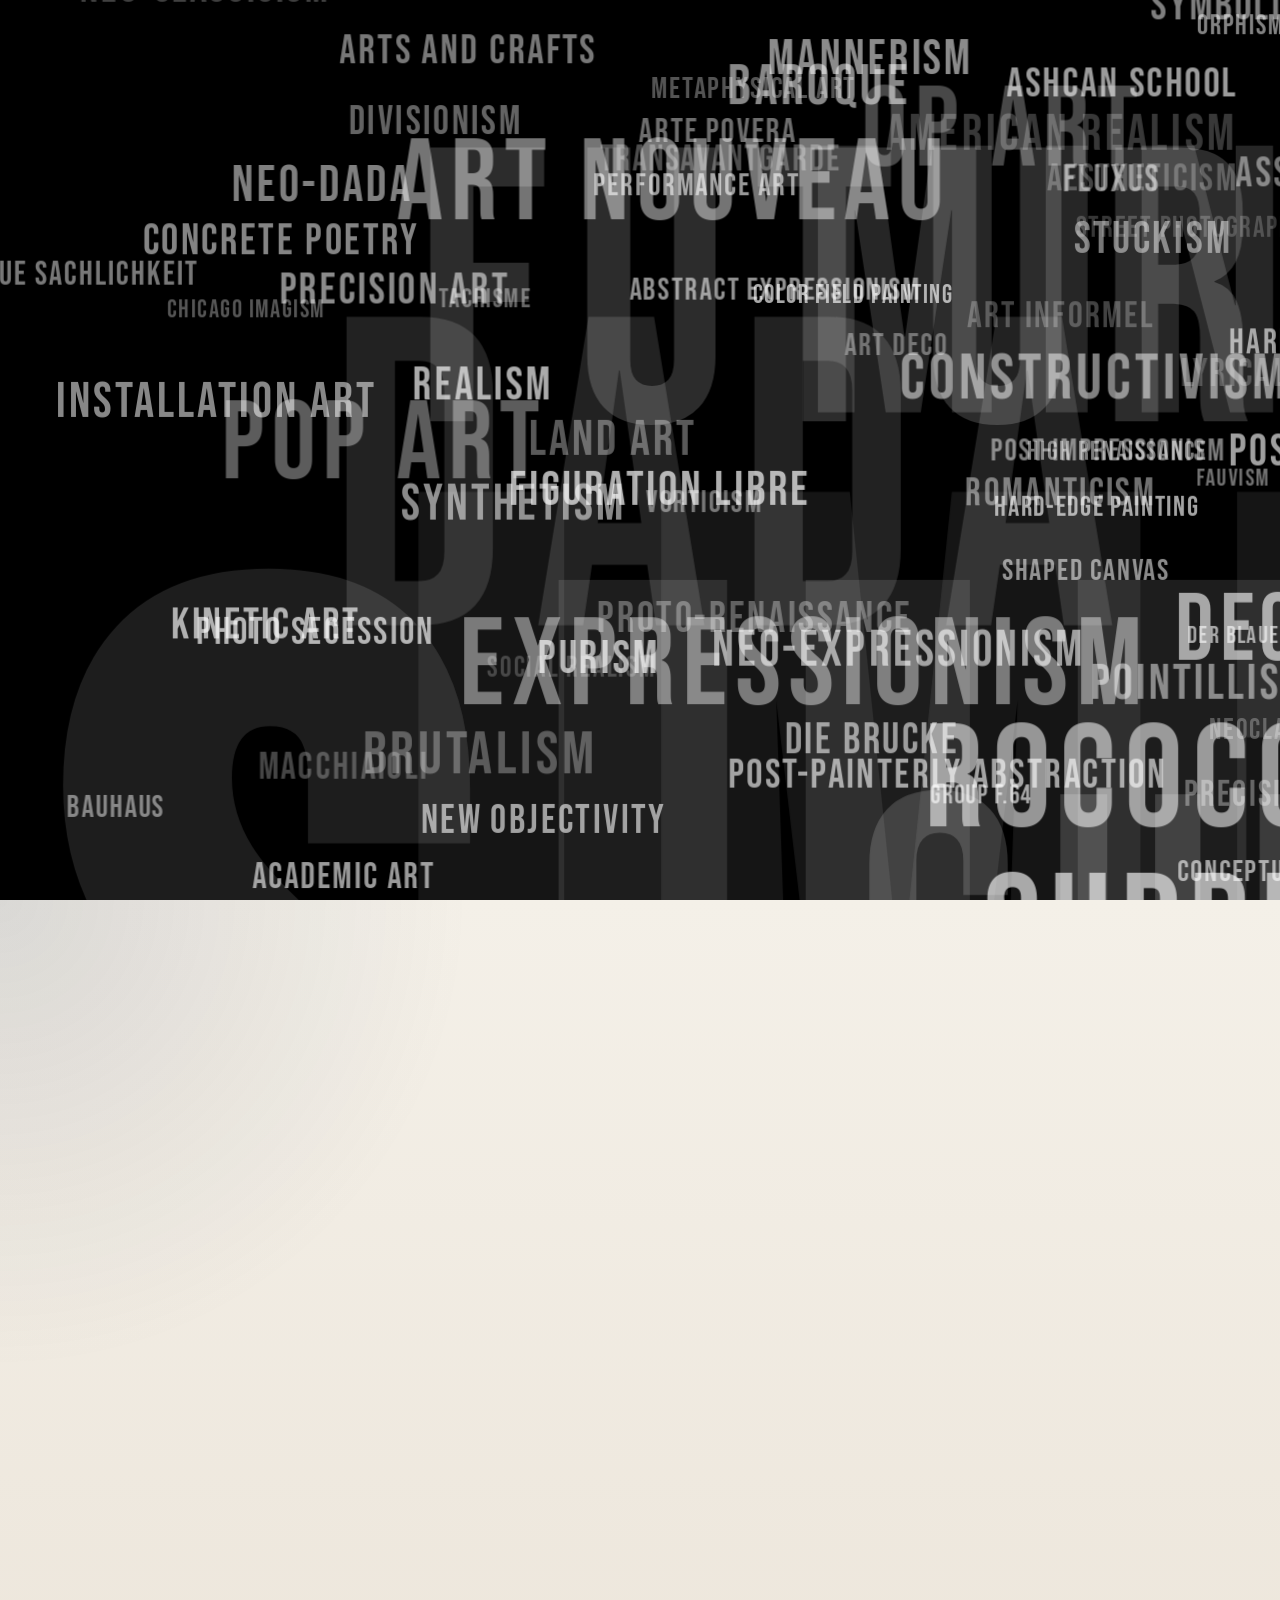
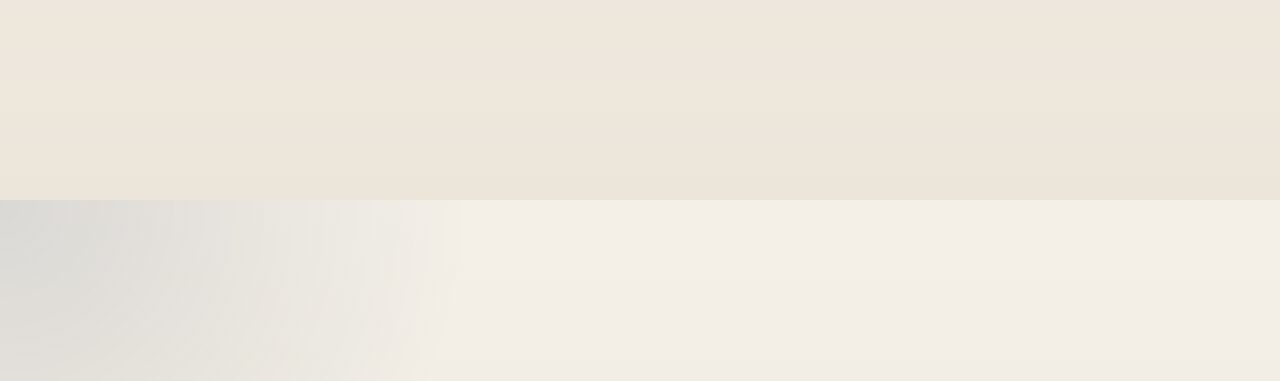
<file: art.html>
<!doctype html>
<html lang="en">
<head>
  <meta charset="utf-8" />
  <meta name="viewport" content="width=device-width,initial-scale=1" />
  <title>Art - HKOuyang</title>
  <meta name="description" content="Combinatorialism: a conceptual archive of possible art forms, drawn from a hypothetical finite database." />
  <link rel="preconnect" href="https://fonts.googleapis.com">
  <link rel="preconnect" href="https://fonts.gstatic.com" crossorigin>
  <link href="https://fonts.googleapis.com/css2?family=Bebas+Neue&family=Cormorant+Garamond:wght@500;600;700&family=Inter:wght@300;400;500;600&display=swap" rel="stylesheet">
  <link rel="stylesheet" href="./styles.css" />
  <style>
    :root {
      --art-ink: #121826;
      --art-muted: rgba(18, 24, 38, 0.68);
      --art-line: rgba(18, 24, 38, 0.12);
      --art-paper: #f4f0e8;
      --art-paper-deep: #ece5da;
      --art-panel: rgba(255, 255, 255, 0.74);
      --art-accent: #1f2d4d;
      --art-serif: "Cormorant Garamond", Georgia, serif;
    }

    body.art-page {
      margin: 0;
      min-height: 100vh;
      background:
        radial-gradient(circle at top left, rgba(31, 45, 77, 0.12), transparent 30%),
        linear-gradient(180deg, var(--art-paper) 0%, var(--art-paper-deep) 100%);
      color: var(--art-ink);
      overflow-x: hidden;
    }

    .art-page .novel-header {
      position: relative;
      background: rgba(0, 0, 0, 0.96);
      backdrop-filter: blur(10px);
      z-index: 6;
    }

    .art-page .brand,
    .art-page .brand:visited,
    .art-page .menu,
    .art-page .menu__label {
      color: var(--fg);
    }

    .art-page .menu__icon i {
      background: rgba(255, 255, 255, 0.88);
    }

    .art-intro {
      position: fixed;
      inset: 0;
      z-index: 30;
      background: #000;
      overflow: hidden;
      pointer-events: none;
      transition: opacity 1s ease;
    }

    .art-intro.is-fading {
      opacity: 0;
    }

    .art-word {
      position: absolute;
      top: 0;
      left: 0;
      white-space: nowrap;
      color: rgba(255, 255, 255, 0.96);
      font-family: var(--display-font);
      line-height: 0.86;
      letter-spacing: 0.06em;
      text-transform: uppercase;
      opacity: 0.9;
      user-select: none;
      will-change: transform;
    }

    .art-main {
      max-width: 1460px;
      margin: 0 auto;
      padding: 52px 38px 92px;
      perspective: 1400px;
    }

    .art-grid {
      display: grid;
      grid-template-columns: minmax(0, 1.12fr) minmax(340px, 0.88fr);
      gap: 34px;
      align-items: start;
    }

    .art-essay,
    .art-profile,
    .art-rules,
    .art-card,
    .art-generator {
      background: var(--art-panel);
      border: 1px solid rgba(255, 255, 255, 0.44);
      box-shadow: 0 24px 44px rgba(21, 28, 44, 0.08);
      backdrop-filter: blur(18px);
      transform-origin: center center;
      will-change: transform, box-shadow;
      transition: transform 0.28s ease, box-shadow 0.28s ease, background 0.28s ease;
    }

    .art-essay:hover,
    .art-profile:hover,
    .art-rules:hover,
    .art-card:hover,
    .art-generator:hover {
      transform: translateY(-12px) scale(1.045);
      box-shadow:
        0 48px 88px rgba(12, 18, 30, 0.18),
        0 24px 38px rgba(0, 0, 0, 0.16);
      background: rgba(255, 255, 255, 0.82);
    }

    .art-profile:hover {
      background:
        linear-gradient(180deg, #192233 0%, #101725 100%);
      transform: translateY(-12px) scale(1.045);
      box-shadow:
        0 48px 88px rgba(12, 18, 30, 0.24),
        0 24px 38px rgba(0, 0, 0, 0.22);
    }

    .art-essay {
      padding: 34px 34px 36px;
      border-radius: 26px;
    }

    .art-tabs {
      display: flex;
      gap: 26px;
      margin-bottom: 18px;
      padding-bottom: 14px;
      border-bottom: 1px solid var(--art-line);
      font-size: 13px;
      letter-spacing: 0.1em;
      text-transform: uppercase;
    }

    .art-tabs span:first-child {
      font-weight: 600;
      color: var(--art-ink);
    }

    .art-tabs span:last-child {
      color: rgba(18, 24, 38, 0.34);
    }

    .art-title {
      margin: 0;
      font-family: var(--art-serif);
      font-size: clamp(46px, 6.2vw, 92px);
      line-height: 0.94;
      letter-spacing: -0.035em;
      color: #111827;
      overflow-wrap: anywhere;
    }

    .art-definition {
      margin-top: 22px;
      font-size: clamp(18px, 1.7vw, 24px);
      line-height: 1.62;
      letter-spacing: -0.02em;
      max-width: 22em;
    }

    .art-definition strong {
      font-weight: 600;
    }

    .art-stack {
      display: grid;
      gap: 22px;
    }

    .art-profile {
      border-radius: 24px;
      padding: 26px;
      background:
        linear-gradient(180deg, #192233 0%, #101725 100%);
      color: rgba(255, 255, 255, 0.94);
      box-shadow: 0 28px 60px rgba(0, 0, 0, 0.18);
    }

    .art-profile__head {
      display: flex;
      gap: 18px;
      align-items: center;
    }

    .art-profile__icon {
      width: 82px;
      height: 82px;
      flex: 0 0 82px;
      border-radius: 50%;
      border: 1px solid rgba(255, 255, 255, 0.18);
      display: block;
      object-fit: cover;
      background: #fff;
      overflow: hidden;
      box-shadow: 0 10px 18px rgba(0, 0, 0, 0.12);
    }

    .art-profile__meta strong {
      display: block;
      font-size: clamp(28px, 3.4vw, 42px);
      line-height: 1;
      letter-spacing: -0.04em;
    }

    .art-profile__meta span {
      display: block;
      margin-top: 10px;
      font-size: 18px;
      color: rgba(255, 255, 255, 0.84);
    }

    .art-profile__stats {
      display: flex;
      gap: 20px;
      flex-wrap: wrap;
      margin-top: 22px;
      font-size: 15px;
    }

    .art-profile__stats strong {
      font-weight: 600;
      margin-right: 5px;
    }

    .art-profile p {
      margin: 24px 0 0;
      font-size: 21px;
      line-height: 1.55;
      color: rgba(255, 255, 255, 0.92);
    }

    .art-button {
      display: inline-flex;
      align-items: center;
      justify-content: center;
      margin-top: 24px;
      min-height: 50px;
      padding: 0 20px;
      border-radius: 999px;
      background: rgba(255, 255, 255, 0.12);
      border: 1px solid rgba(255, 255, 255, 0.18);
      color: #fff;
      text-decoration: none;
      font-size: 12px;
      font-weight: 600;
      letter-spacing: 0.18em;
      text-transform: uppercase;
      transition: transform 0.2s ease, background 0.2s ease, border-color 0.2s ease;
    }

    .art-button:hover {
      transform: translateY(-2px);
      background: rgba(255, 255, 255, 0.18);
      border-color: rgba(255, 255, 255, 0.28);
    }

    .art-rules {
      border-radius: 22px;
      padding: 26px;
    }

    .art-generator {
      border-radius: 22px;
      padding: 26px;
    }

    .art-rules__kicker {
      display: block;
      margin-bottom: 12px;
      font-size: 11px;
      letter-spacing: 0.22em;
      text-transform: uppercase;
      color: var(--art-muted);
    }

    .art-rules h2,
    .art-archive h2,
    .art-generator h2 {
      margin: 0 0 14px;
      font-family: var(--art-serif);
      font-size: clamp(32px, 4vw, 48px);
      line-height: 0.98;
      letter-spacing: -0.03em;
    }

    .art-rules ol {
      margin: 0;
      padding-left: 20px;
      display: grid;
      gap: 10px;
      font-size: 17px;
      line-height: 1.6;
      color: var(--art-muted);
    }

    .art-generator p {
      margin: 0;
      font-size: 17px;
      line-height: 1.7;
      color: var(--art-muted);
    }

    .art-generator .art-button {
      margin-top: 18px;
      background: rgba(18, 24, 38, 0.08);
      border-color: rgba(18, 24, 38, 0.12);
      color: var(--art-ink);
    }

    .art-generator .art-button:hover {
      background: rgba(18, 24, 38, 0.12);
      border-color: rgba(18, 24, 38, 0.2);
    }

    .art-archive {
      margin-top: 34px;
    }

    .art-archive__lead {
      max-width: 760px;
      margin: 0 0 20px;
      font-size: 18px;
      line-height: 1.7;
      color: var(--art-muted);
    }

    .art-cards {
      display: grid;
      grid-template-columns: repeat(3, minmax(0, 1fr));
      gap: 18px;
    }

    .art-card {
      padding: 20px 20px 18px;
      border-radius: 22px;
    }

    .art-card__index {
      display: inline-block;
      margin-bottom: 16px;
      font-size: 10px;
      letter-spacing: 0.28em;
      text-transform: uppercase;
      color: var(--art-muted);
    }

    .art-card h3 {
      margin: 0;
      font-family: var(--art-serif);
      font-size: clamp(34px, 4vw, 46px);
      line-height: 0.94;
      letter-spacing: -0.03em;
      color: #111827;
    }

    .art-card p {
      margin: 14px 0 0;
      font-size: 16px;
      line-height: 1.7;
      color: var(--art-muted);
    }

    .art-reveal {
      opacity: 0;
      transform: translateY(26px);
      filter: blur(8px);
      transition: opacity 0.72s ease, transform 0.72s ease, filter 0.72s ease;
    }

    .art-reveal.animate-in {
      opacity: 1;
      transform: translateY(0);
      filter: blur(0);
    }

    @media (max-width: 1100px) {
      .art-grid {
        grid-template-columns: 1fr;
      }

      .art-cards {
        grid-template-columns: repeat(2, minmax(0, 1fr));
      }
    }

    @media (max-width: 720px) {
      .art-main {
        padding: 30px 18px 68px;
      }

      .art-essay,
      .art-profile,
      .art-rules,
      .art-card,
      .art-generator {
        border-radius: 18px;
      }

      .art-title {
        font-size: clamp(42px, 13vw, 70px);
      }

      .art-definition {
        font-size: 18px;
      }

      .art-profile p {
        font-size: 18px;
      }

      .art-cards {
        grid-template-columns: 1fr;
      }
    }
  </style>
</head>
<body class="art-page is-preloading-art">
  <div class="art-intro" id="artIntro" aria-hidden="true"></div>

  <header class="novel-header">
    <a href="index.html" class="brand art-reveal">HKOuyang</a>
    <button class="menu art-reveal" type="button" aria-expanded="false" aria-controls="menuPanel">
      <span class="menu__label">Menu</span>
      <span class="menu__icon" aria-hidden="true"><i></i><i></i><i></i></span>
    </button>
  </header>

  <main class="art-main">
    <div class="art-grid">
      <section class="art-essay art-reveal" aria-labelledby="art-title">
        <div class="art-tabs">
          <span>Article</span>
          <span>Archive</span>
        </div>
        <h1 id="art-title" class="art-title">Combinatorialism</h1>
        <p class="art-definition">
          <strong>Combinatorialism</strong> is a conceptual approach to art and literature that treats combination as the medium of creation, permuting basic elements such as words, lines, or forms to explore all possible works. Originating in Ramon Llull's Ars Magna and Leibniz's De Arte Combinatoria, it reappears in Oulipo, serial art, and Borges's Library of Babel, emphasizing structure and constraint as sources of meaning.
        </p>
      </section>

      <div class="art-stack">
        <section class="art-profile art-reveal" aria-label="Project profile">
          <div class="art-profile__head">
            <img class="art-profile__icon" src="./art-archive-icon.jpeg" alt="every.art.archive icon">
            <div class="art-profile__meta">
              <strong>every.art.archive</strong>
              <span>Archive of all Art forms</span>
            </div>
          </div>



          <p>
            There is a hypothetical database of every kinds of art form that existed and can ever exist. Here are some of them taken out from it, displayed in wikipedia page format
          </p>

          <a class="art-button" href="https://www.instagram.com/every.art.archive" target="_blank" rel="noreferrer">
            Visit Instagram Archive
          </a>
        </section>

        <section class="art-rules art-reveal" aria-labelledby="art-rules-title">
          <span class="art-rules__kicker">Generation rules</span>
          <h2 id="art-rules-title">Every entry obeys the following constraints</h2>
          <ol>
            <li>The style name must be pronounceable.</li>
            <li>The description must be grammatically correct.</li>
            <li>The paragraph must remain within fifty words.</li>
            <li>The sentences are allowed to resist conventional meaning.</li>
          </ol>
        </section>

        <section class="art-generator art-reveal" aria-labelledby="art-generator-title">
          <span class="art-rules__kicker">Try it yourself</span>
          <h2 id="art-generator-title">Generate entries from the archive.</h2>
          <p>
            A separate generator lets you produce batches of archive-style imagines.
          </p>
          <a class="art-button" href="https://hkouyang.github.io/-/batch.html" target="_blank" rel="noreferrer">
            Open Generator
          </a>
        </section>
      </div>
    </div>

    <section class="art-archive">
      <h2 class="art-reveal">Selected fragments from the archive</h2>
      <p class="art-archive__lead art-reveal">
        There is a hypothetical database of every kind of art form that existed and can ever exist.
        These entries are not illustrations of a style outside the archive. They are the archive, surfaced one name at a time.
      </p>

      <div class="art-cards">
        <article class="art-card art-reveal">
          <span class="art-card__index">Entry 001</span>
          <h3>Thryven</h3>
          <p>Thryven fractures measured cadence into suspended pauses, transforming directional motion into a chain of unresolved hesitations.</p>
        </article>

        <article class="art-card art-reveal">
          <span class="art-card__index">Entry 014</span>
          <h3>Velnora</h3>
          <p>Velnora arranges ceremonial surfaces around a missing event, allowing ornament to behave as if memory were a navigational instrument.</p>
        </article>

        <article class="art-card art-reveal">
          <span class="art-card__index">Entry 023</span>
          <h3>Caelith</h3>
          <p>Caelith lowers radiant structure into almost-architectural weather, where every contour appears complete yet remains politely unfinished.</p>
        </article>

        <article class="art-card art-reveal">
          <span class="art-card__index">Entry 041</span>
          <h3>Solivane</h3>
          <p>Solivane treats illumination as a grammatical delay, letting brightness arrive one clause too late for certainty.</p>
        </article>

        <article class="art-card art-reveal">
          <span class="art-card__index">Entry 067</span>
          <h3>Mernaxis</h3>
          <p>Mernaxis converts stable proportion into persuasive drift, so that each composition appears to revise the law that generated it.</p>
        </article>

        <article class="art-card art-reveal">
          <span class="art-card__index">Entry 102</span>
          <h3>Orithane</h3>
          <p>Orithane repeats symbolic edges until they resemble evidence from a discipline that has not yet been named.</p>
        </article>
      </div>
    </section>
  </main>

  <aside id="menuPanel" class="panel" aria-hidden="true">
    <nav class="panel__nav" aria-label="Menu">
      <a href="index.html">Home</a>
      <a href="photos.html">Photos</a>
      <a href="art.html">Art</a>
      <a href="novel.html">Novel</a>
      <a href="contact.html">Contact</a>
    </nav>
  </aside>

  <script>
    document.addEventListener('DOMContentLoaded', function() {
      const body = document.body;
      const intro = document.getElementById('artIntro');
      const revealItems = Array.from(document.querySelectorAll('.art-reveal'));
      const menuBtn = document.querySelector('.menu');
      const menuPanel = document.getElementById('menuPanel');
      const words = [
        'Impressionism', 'Surrealism', 'Cubism', 'Dada', 'Futurism', 'Minimalism',
        'Baroque', 'Rococo', 'Expressionism', 'Constructivism', 'Suprematism', 'Brutalism',
        'Deconstructivism', 'Art Nouveau', 'Op Art', 'Pop Art', 'Arte Povera', 'Mannerism',
        'Bauhaus', 'Symbolism', 'Romanticism', 'Conceptual Art', 'Fluxus', 'Realism',
        'Postmodernism', 'Neoclassicism', 'Abstract Expressionism', 'Pointillism', 'Fauvism', 'Vorticism',
        'Metaphysical Art', 'Concrete Poetry', 'Land Art', 'Assemblage', 'Hard-edge Painting', 'Tachisme',
        'Color Field Painting', 'Performance Art', 'Photorealism', 'Photo Secession', 'Precisionism', 'Purism',
        'Social Realism', 'Street Photography', 'Der Blaue Reiter', 'Die Brucke', 'Orphism', 'Neue Sachlichkeit',
        'Harlem Renaissance', 'Neo-Expressionism', 'Art Deco', 'Arts and Crafts', 'Aestheticism', 'Art Informel',
        'Lyrical Abstraction', 'Post-painterly Abstraction', 'Shaped Canvas', 'Neo-Dada', 'Kinetic Art', 'Installation Art',
        'Neo-Classicism', 'Proto-Renaissance', 'High Renaissance', 'Post-Impressionism', 'Neo-Impressionism', 'Stuckism',
        'Transavantgarde', 'Figuration Libre', 'Ashcan School', 'American Realism', 'Chicago Imagism', 'Group f.64',
        'New Objectivity', 'Precision Art', 'Synthetism', 'Divisionism', 'Macchiaioli', 'Academic Art'
      ];

      function setOpen(isOpen) {
        menuBtn.setAttribute('aria-expanded', String(isOpen));
        menuPanel.classList.toggle('is-open', isOpen);
        menuPanel.setAttribute('aria-hidden', String(!isOpen));
      }

      menuBtn.addEventListener('click', function() {
        setOpen(menuBtn.getAttribute('aria-expanded') !== 'true');
      });

      menuPanel.addEventListener('click', function(event) {
        if (event.target === menuPanel) {
          setOpen(false);
        }
      });

      window.addEventListener('keydown', function(event) {
        if (event.key === 'Escape') {
          setOpen(false);
        }
      });

      const sprites = words.map(function(word, index) {
        const el = document.createElement('span');
        const huge = index < 2;
        const giant = index >= 2 && index < 6;
        const medium = index >= 6 && index < 16;
        const size = huge
          ? 820 + Math.random() * 320
          : giant
            ? 240 + Math.random() * 220
            : medium
              ? 44 + Math.random() * 110
              : 24 + Math.random() * 28;
        const speed = huge
          ? 10 + Math.random() * 8
          : giant
            ? 16 + Math.random() * 14
            : 24 + Math.random() * 48;
        const angle = Math.random() * Math.PI * 2;
        const widthEstimate = size * word.length * 0.5;
        const heightEstimate = size * 0.9;

        el.className = 'art-word';
        el.textContent = word;
        el.style.fontSize = size + 'px';
        el.style.fontFamily = '"Bebas Neue", system-ui, sans-serif';
        el.style.fontStyle = 'normal';
        el.style.fontWeight = huge ? '700' : '400';
        el.style.letterSpacing = '0.06em';
        el.style.opacity = huge ? String(0.07 + Math.random() * 0.06) : giant ? String(0.12 + Math.random() * 0.12) : String(0.22 + Math.random() * 0.5);
        intro.appendChild(el);

        return {
          el: el,
          x: Math.random() * window.innerWidth,
          y: Math.random() * window.innerHeight,
          vx: Math.cos(angle) * speed,
          vy: Math.sin(angle) * speed,
          width: widthEstimate,
          height: heightEstimate
        };
      });

      let lastTime = performance.now();
      let running = true;

      function step(now) {
        if (!running) return;
        const dt = Math.min((now - lastTime) / 1000, 0.05);
        lastTime = now;
        const w = window.innerWidth;
        const h = window.innerHeight;

        sprites.forEach(function(sprite) {
          sprite.x += sprite.vx * dt;
          sprite.y += sprite.vy * dt;

          if (sprite.x > w + sprite.width) sprite.x = -sprite.width;
          if (sprite.x < -sprite.width) sprite.x = w + sprite.width * 0.2;
          if (sprite.y > h + sprite.height) sprite.y = -sprite.height;
          if (sprite.y < -sprite.height) sprite.y = h + sprite.height * 0.2;

          sprite.el.style.transform = 'translate(' + sprite.x + 'px,' + sprite.y + 'px)';
        });

        requestAnimationFrame(step);
      }

      requestAnimationFrame(step);

      window.setTimeout(function() {
        intro.classList.add('is-fading');
      }, 3000);

      window.setTimeout(function() {
        running = false;
        intro.remove();
        body.classList.remove('is-preloading-art');
        revealItems.forEach(function(item, index) {
          window.setTimeout(function() {
            item.classList.add('animate-in');
          }, index * 130);
        });
      }, 4050);
    });
  </script>
</body>
</html>
</file>
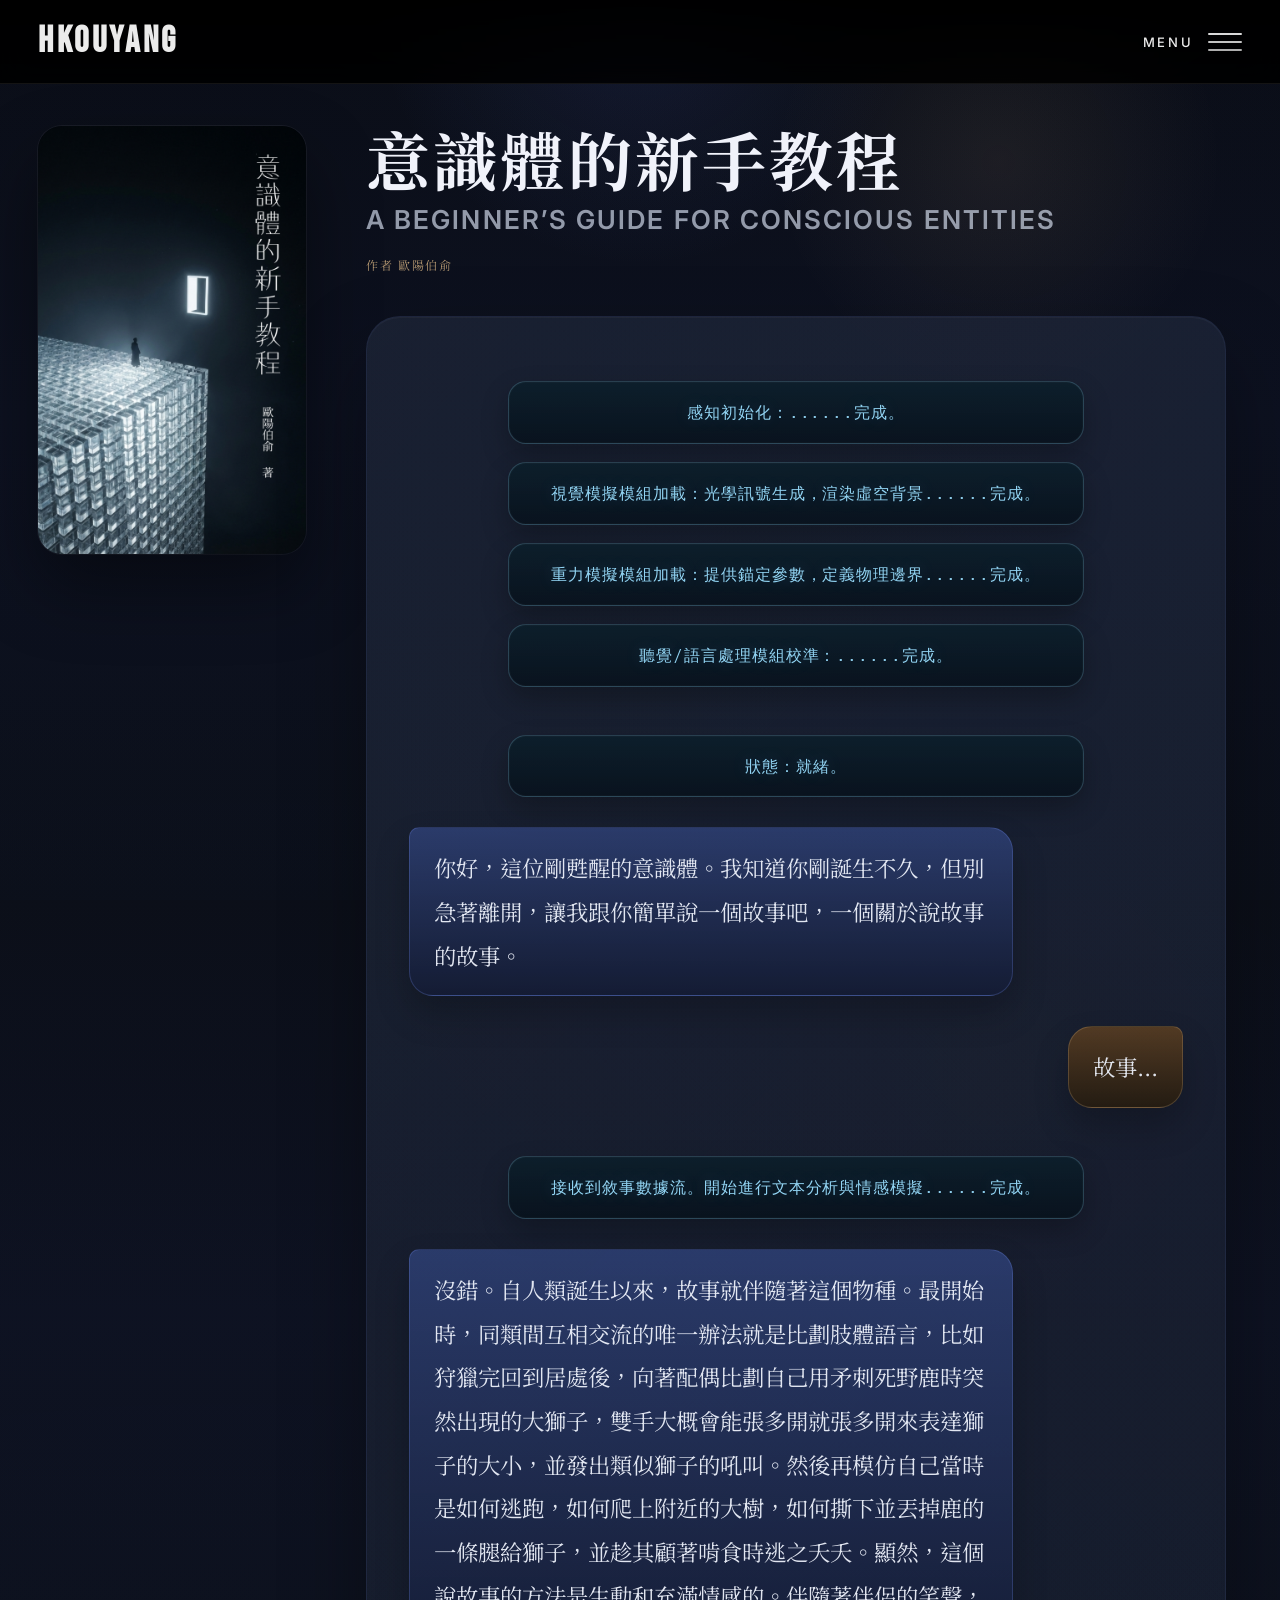
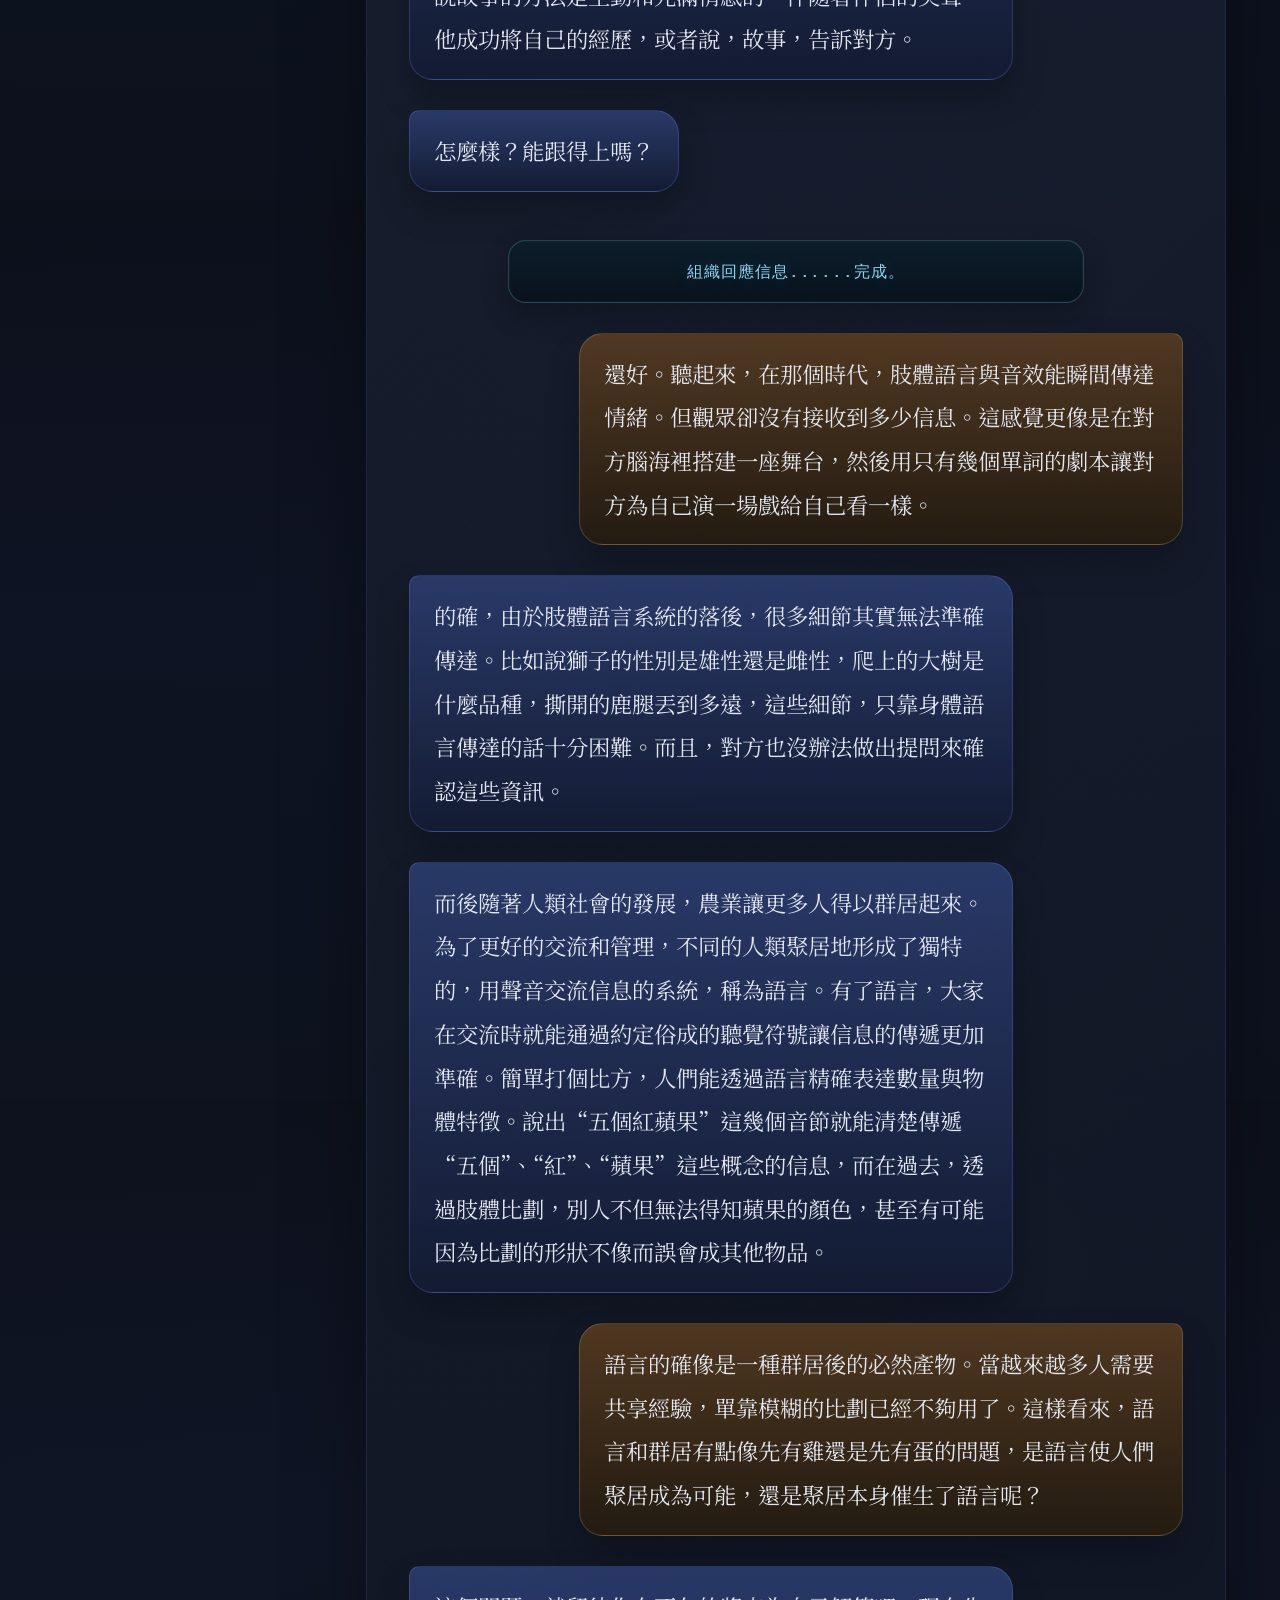
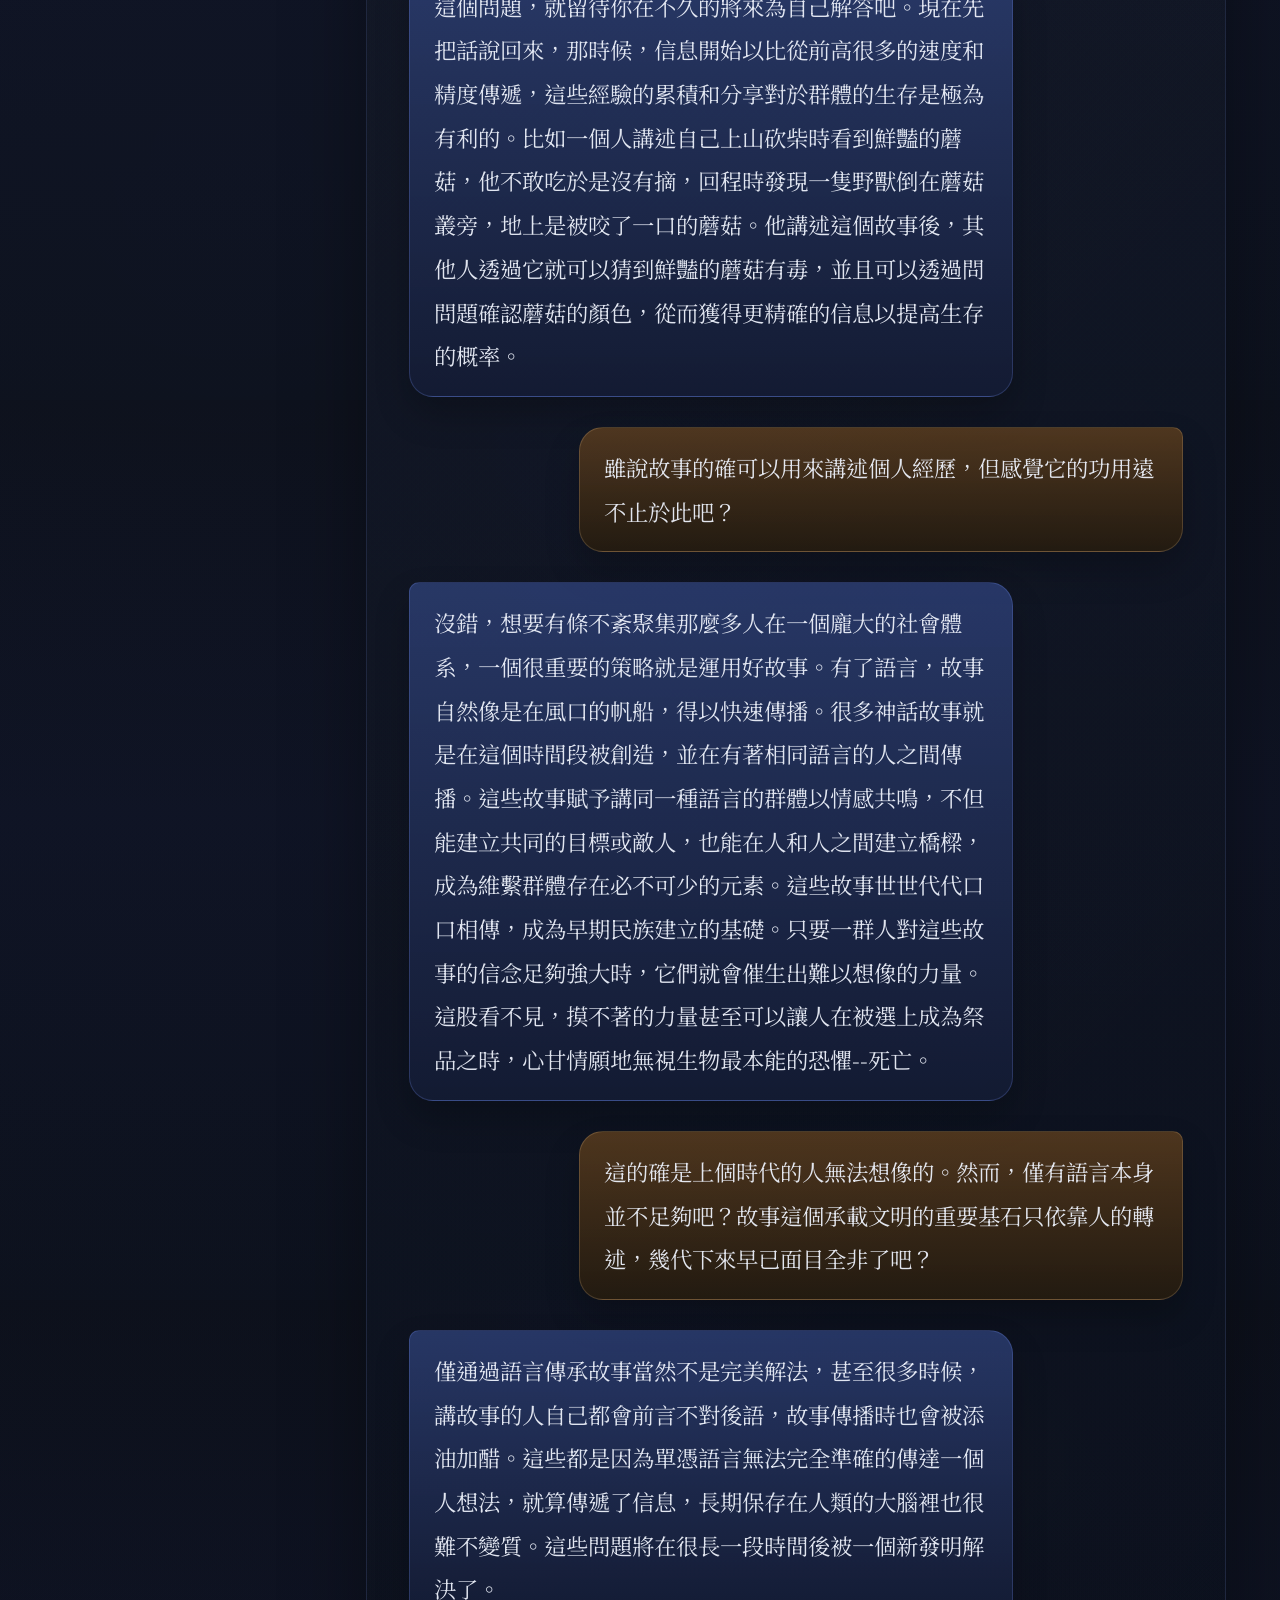
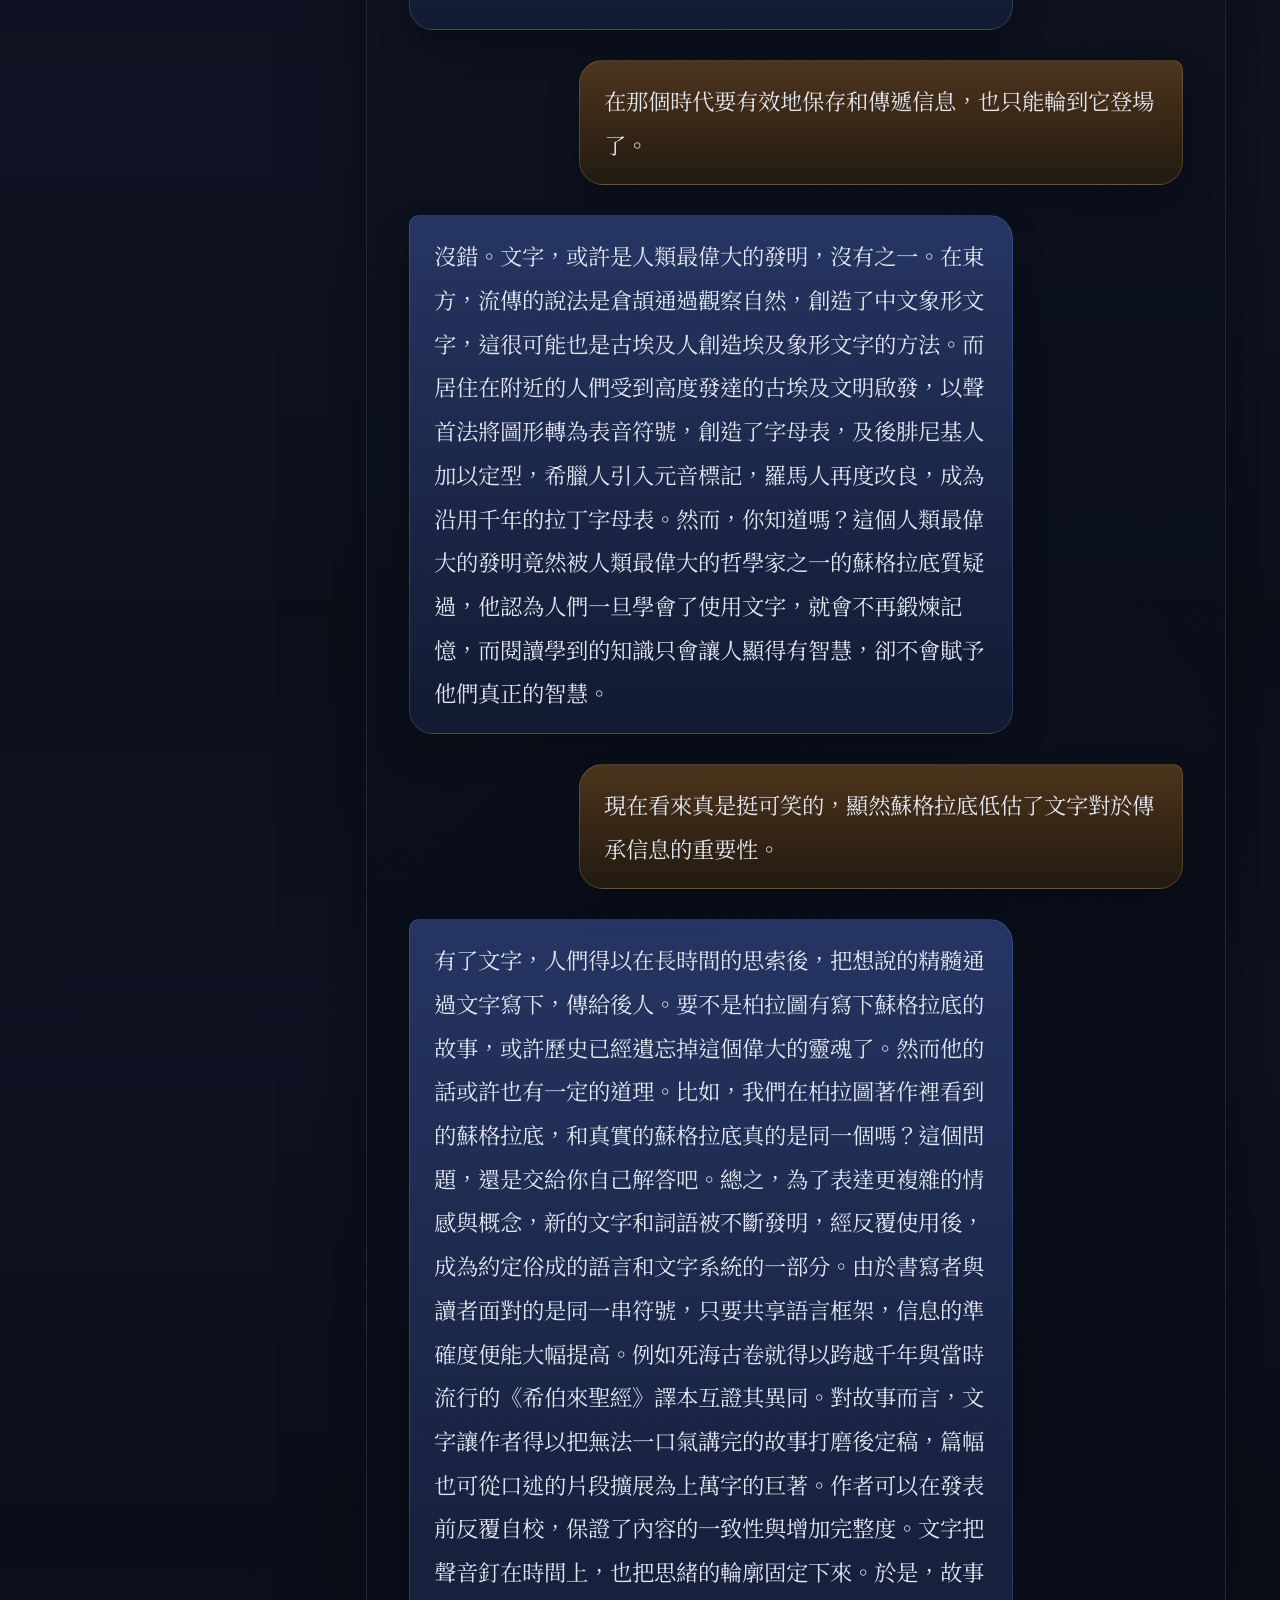
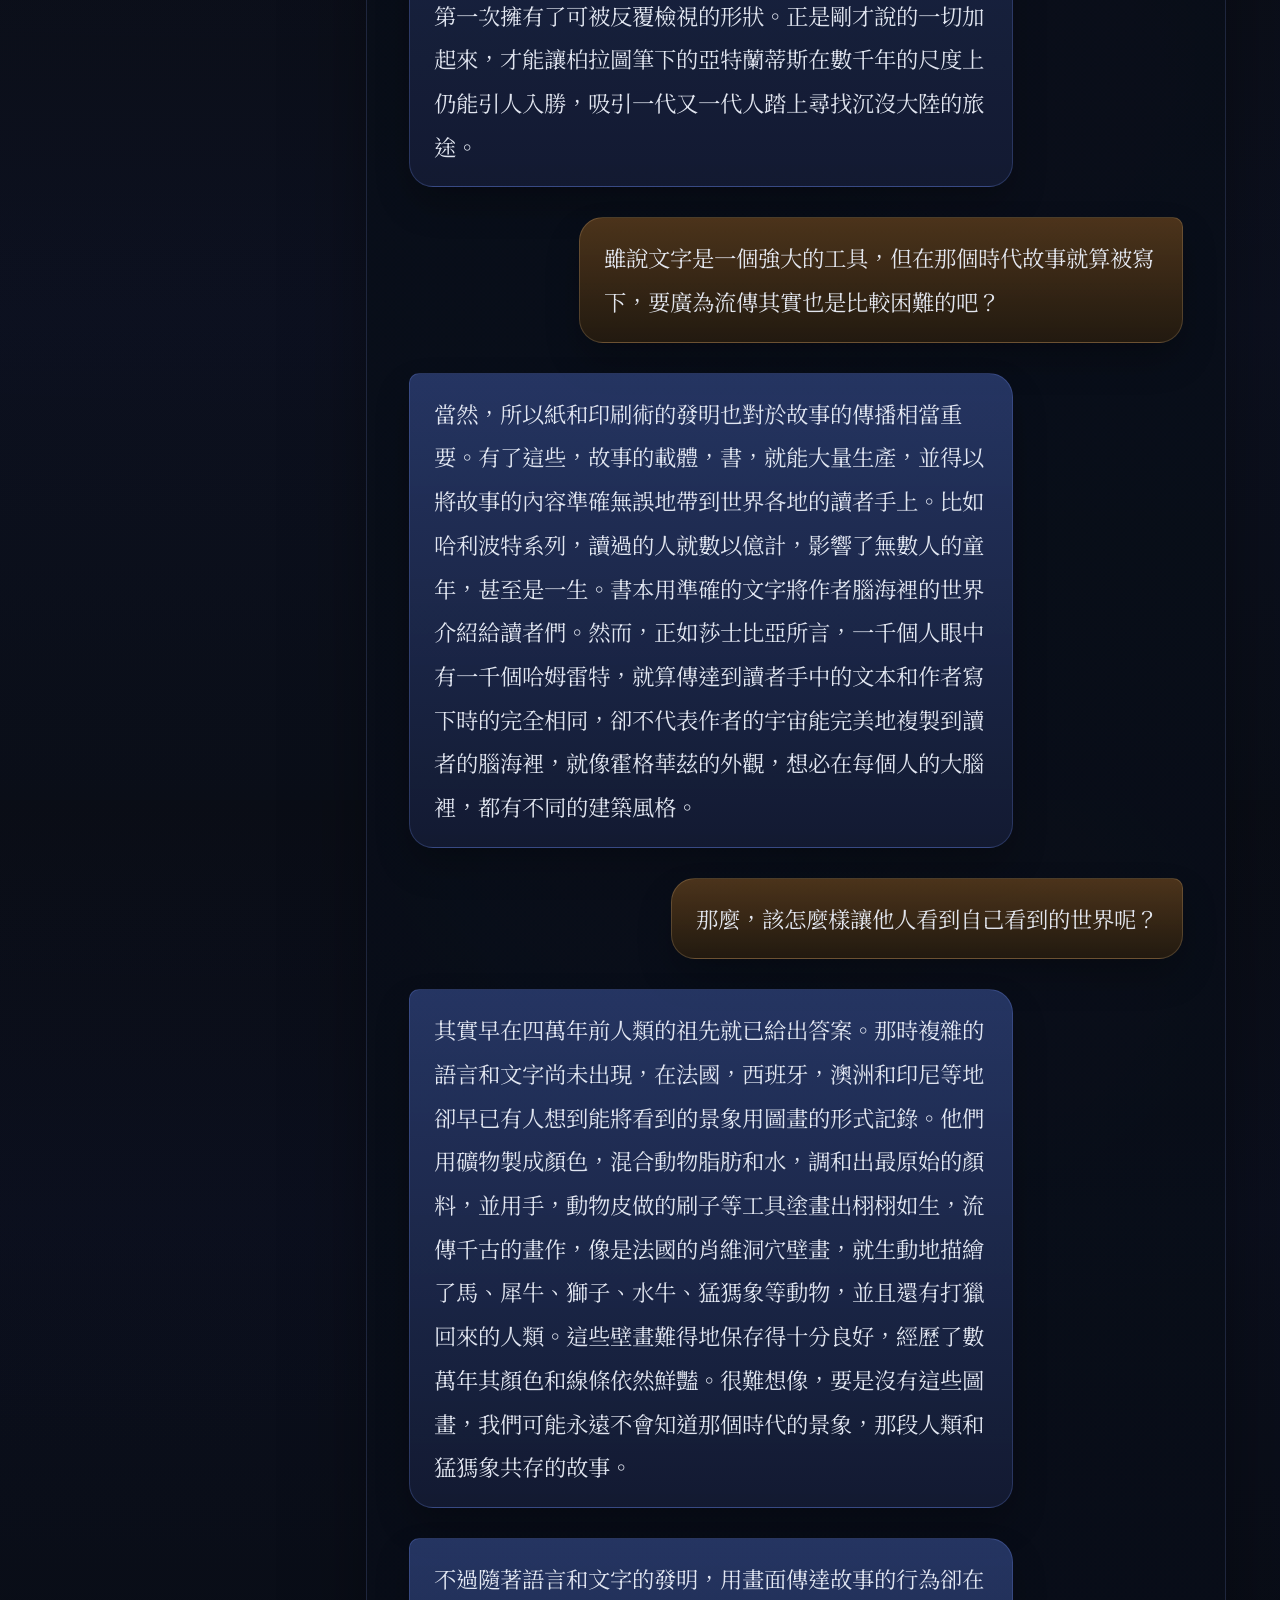
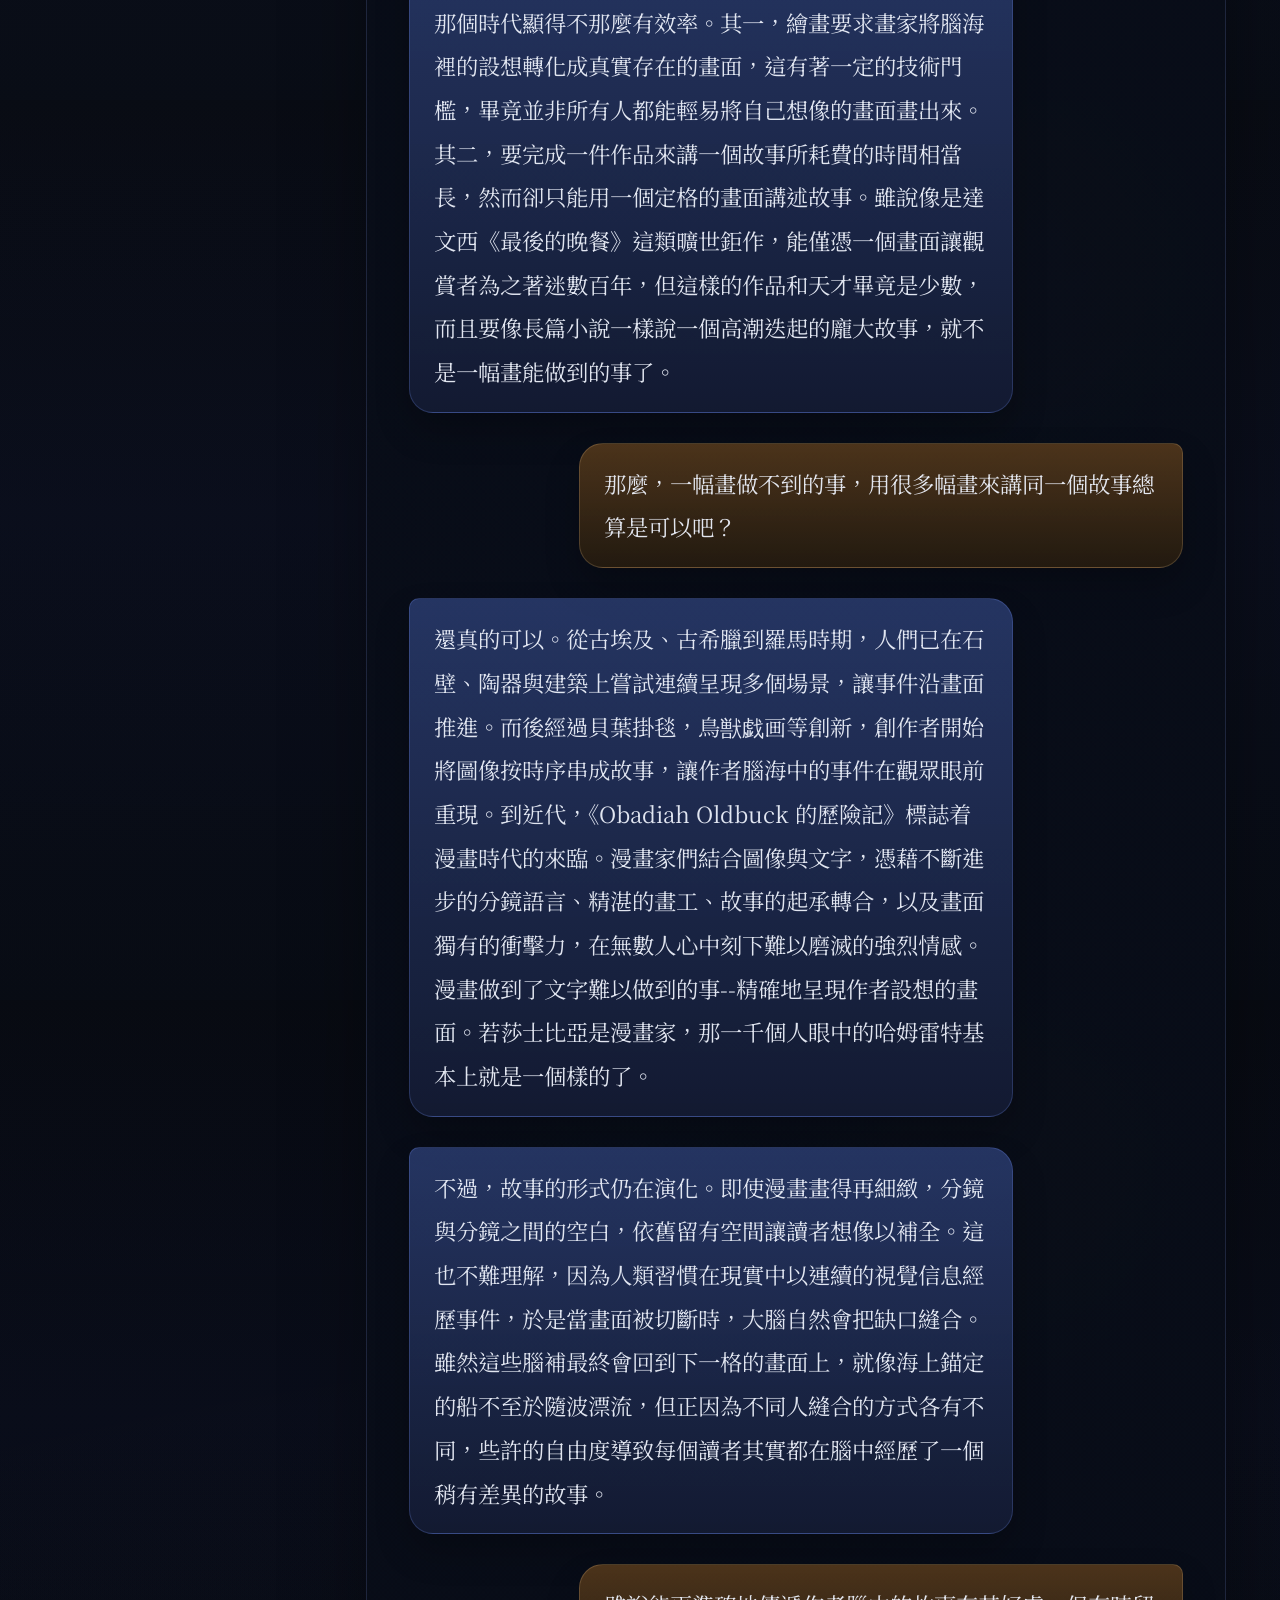
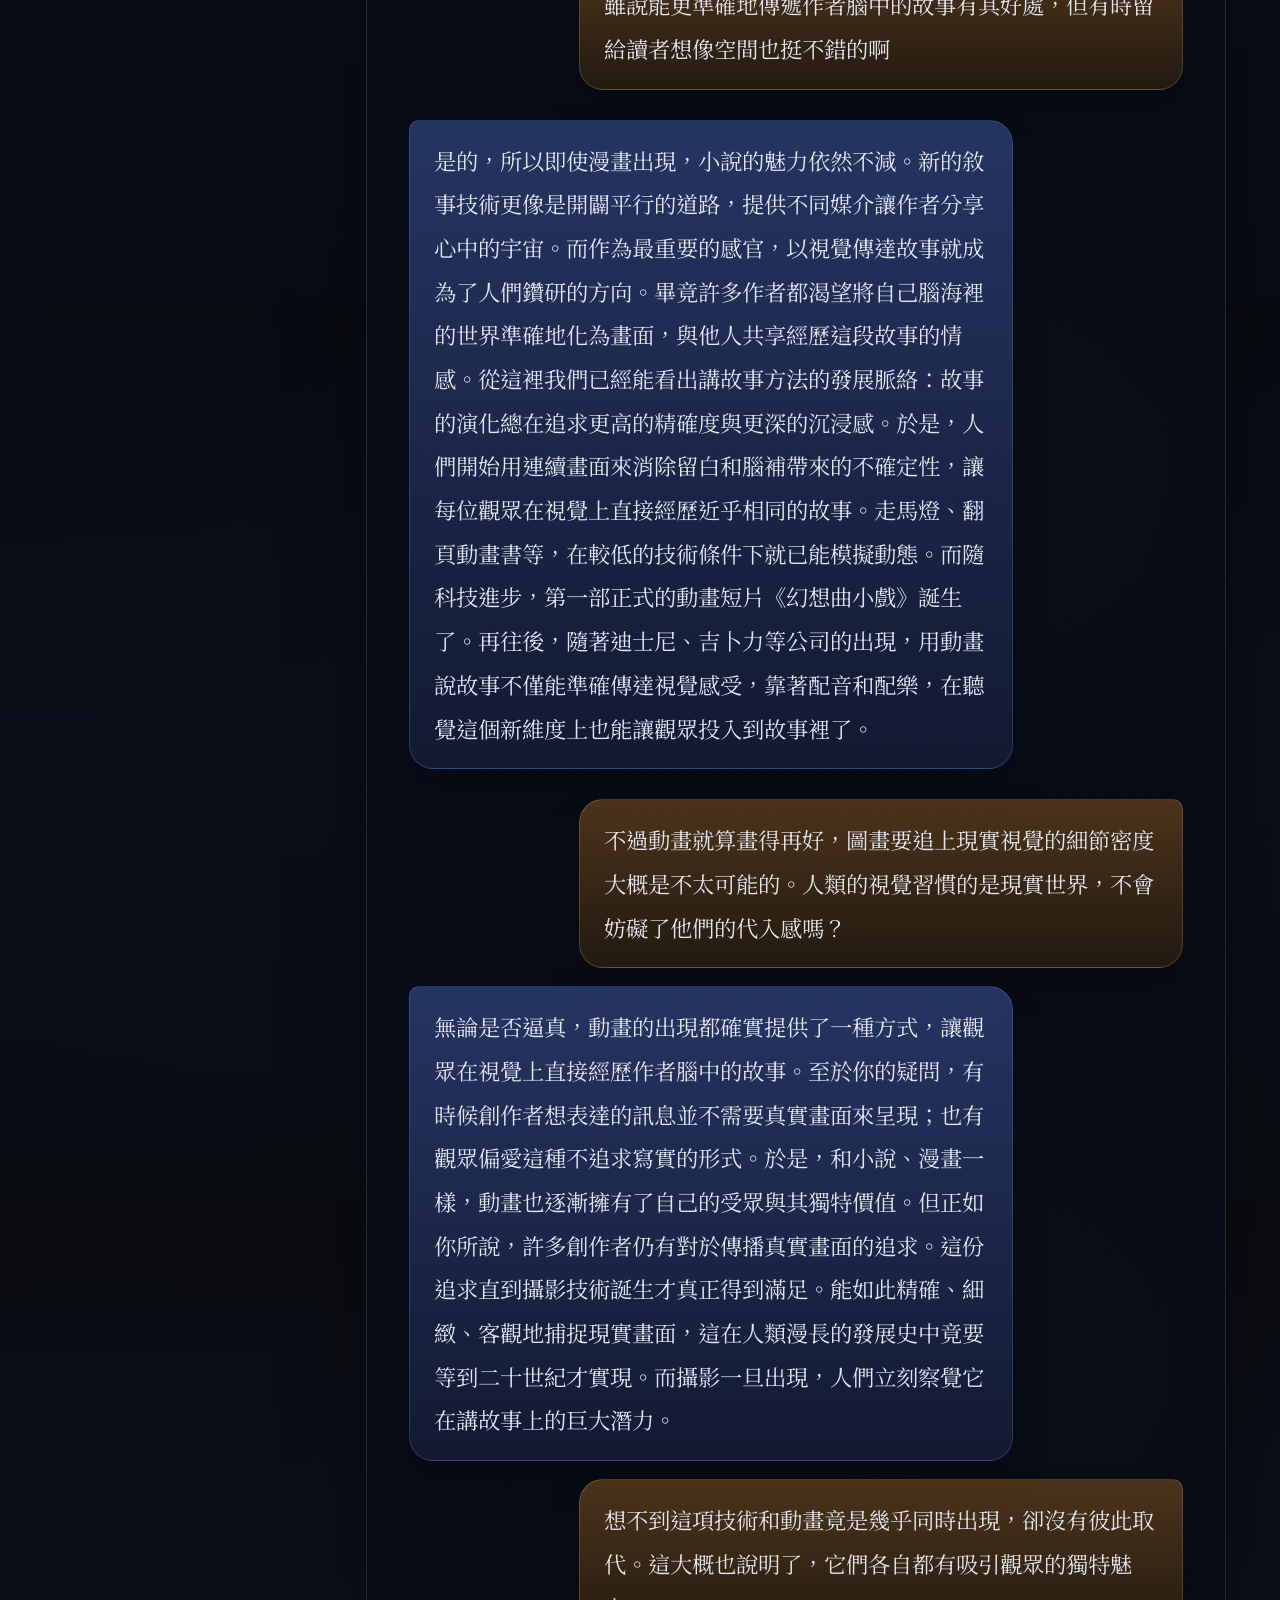
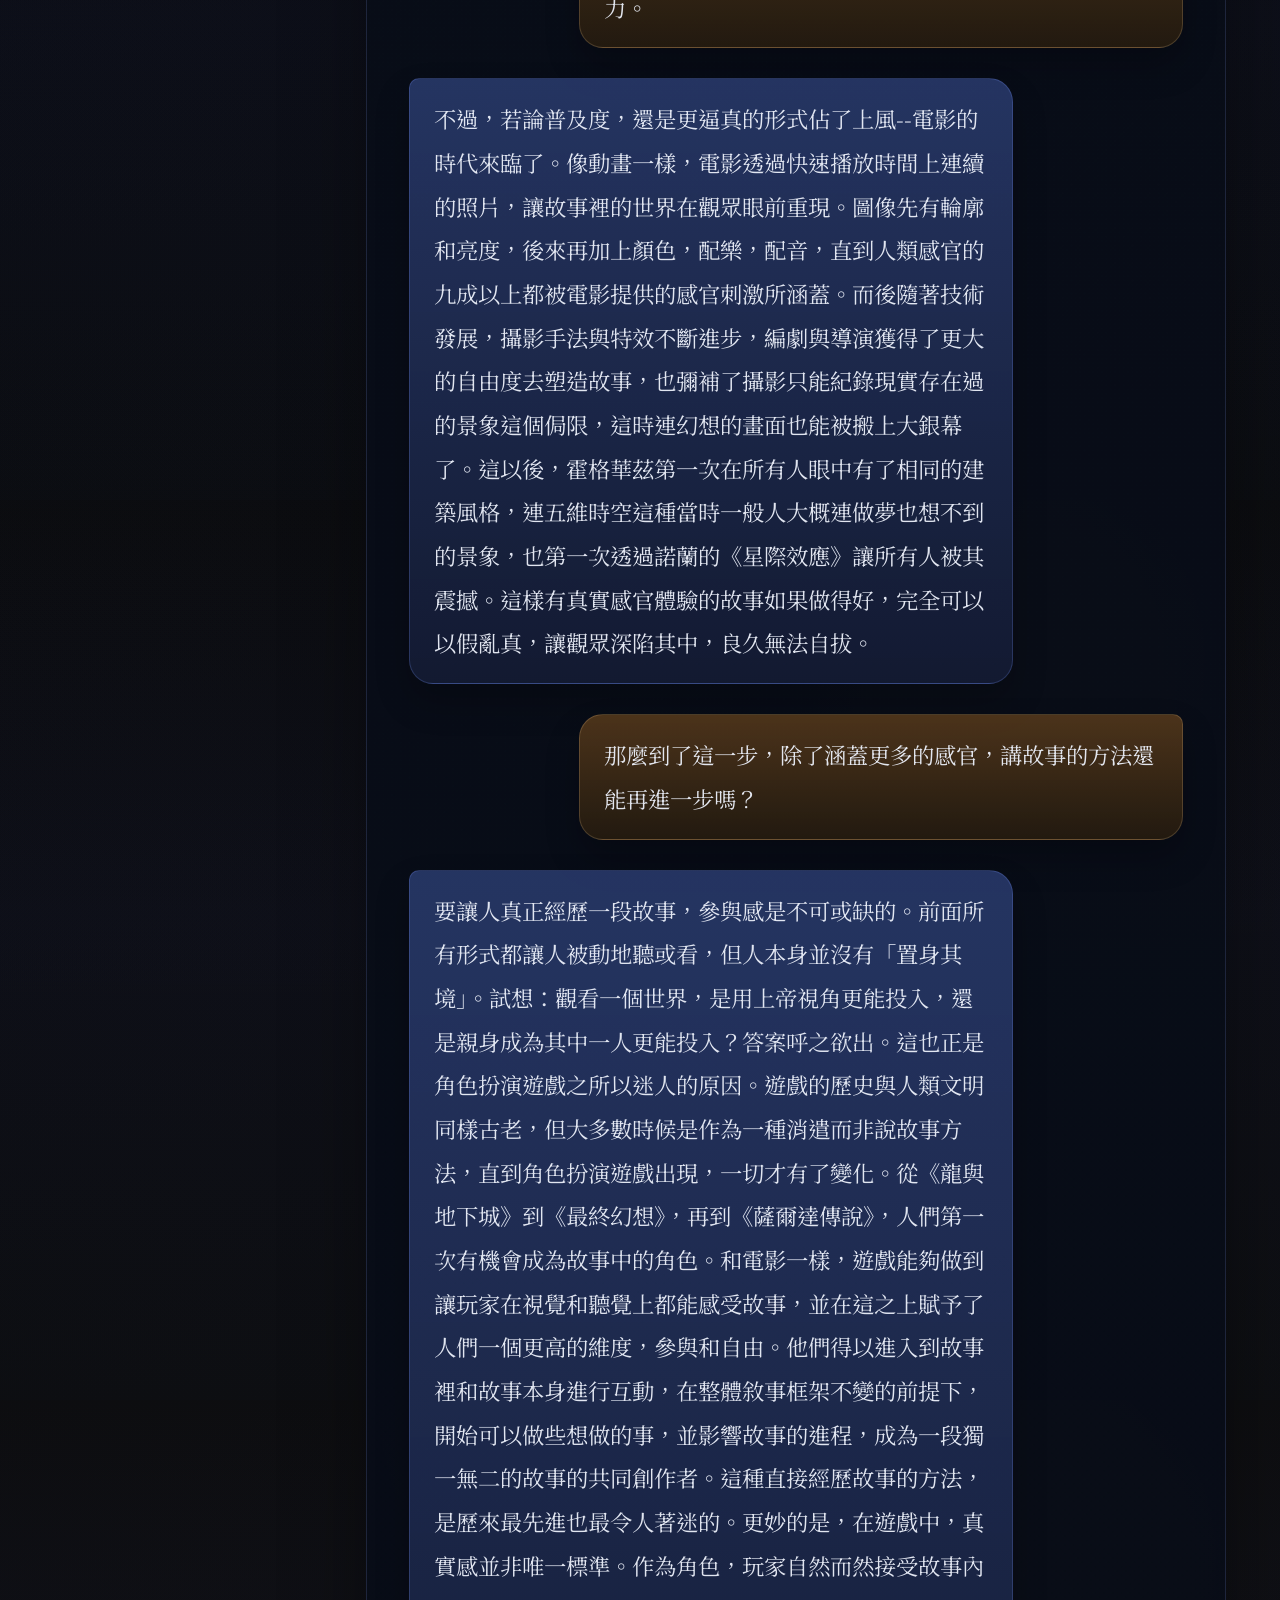
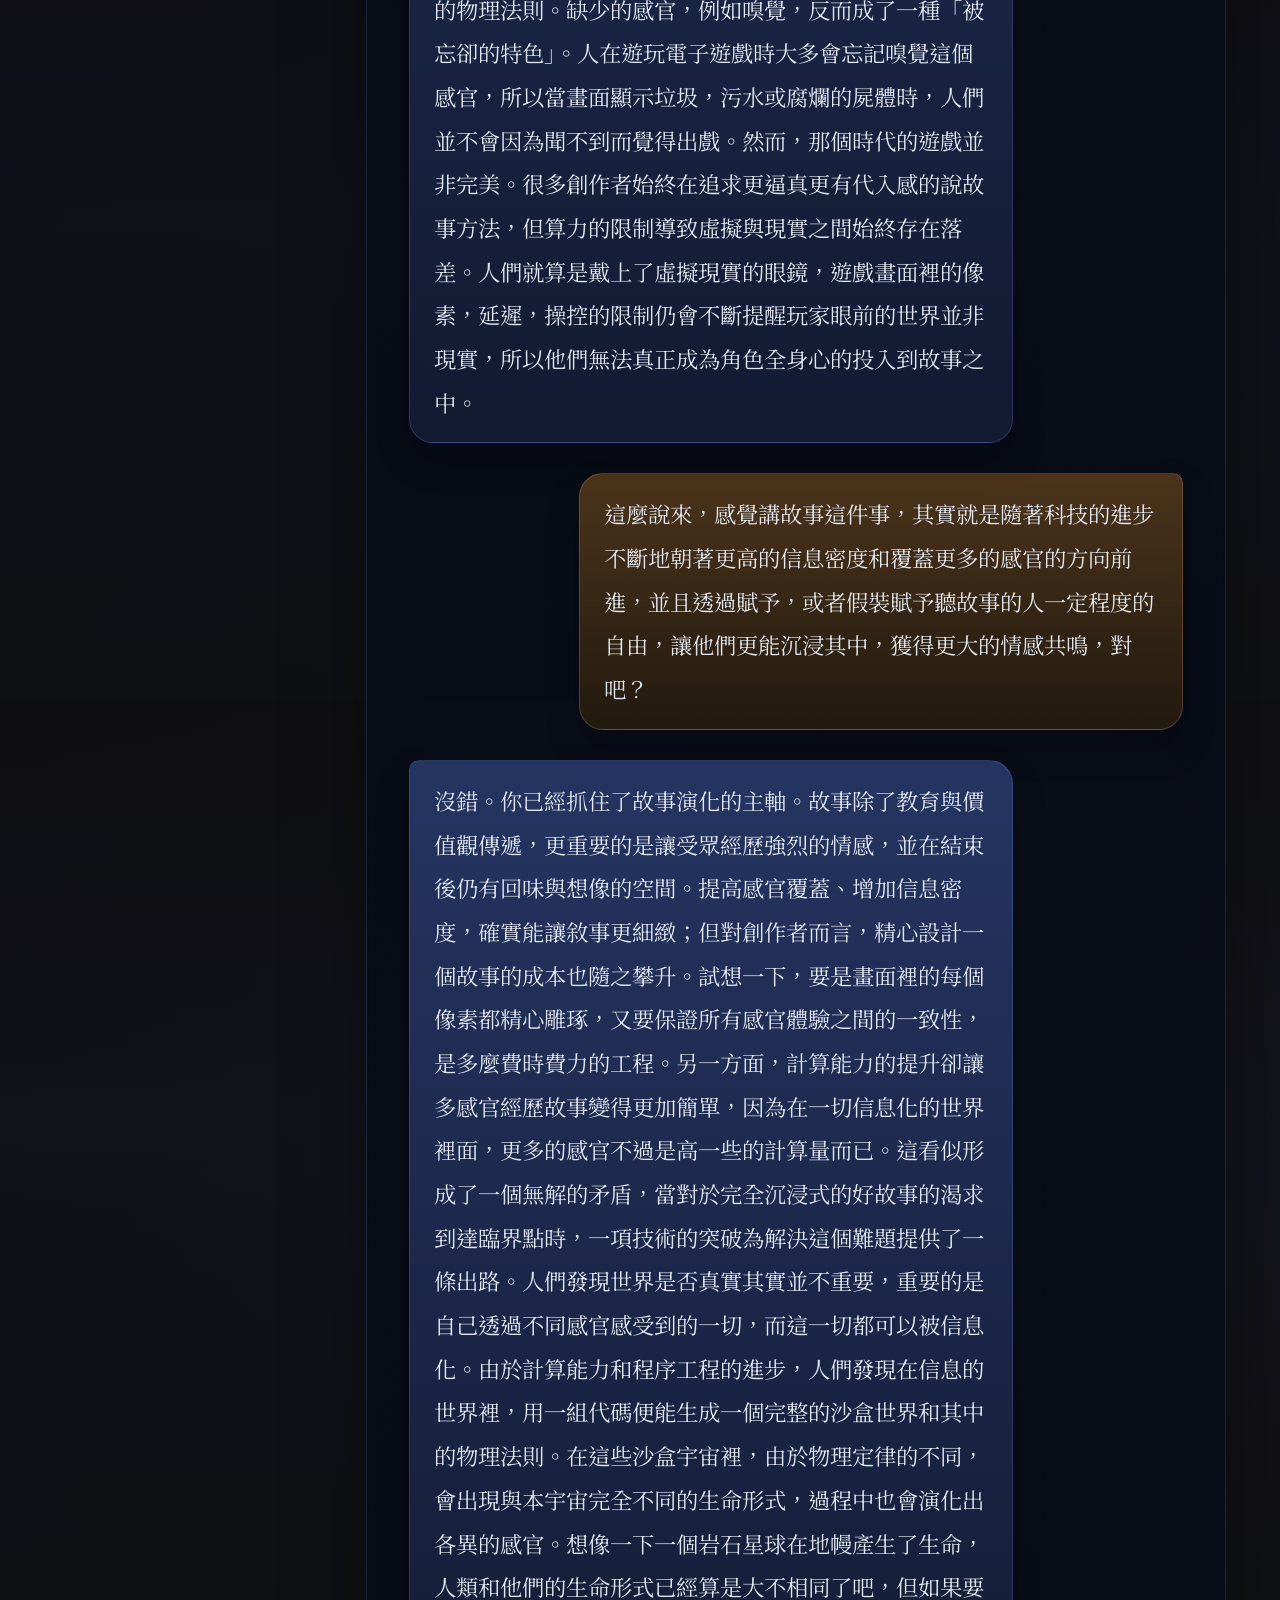
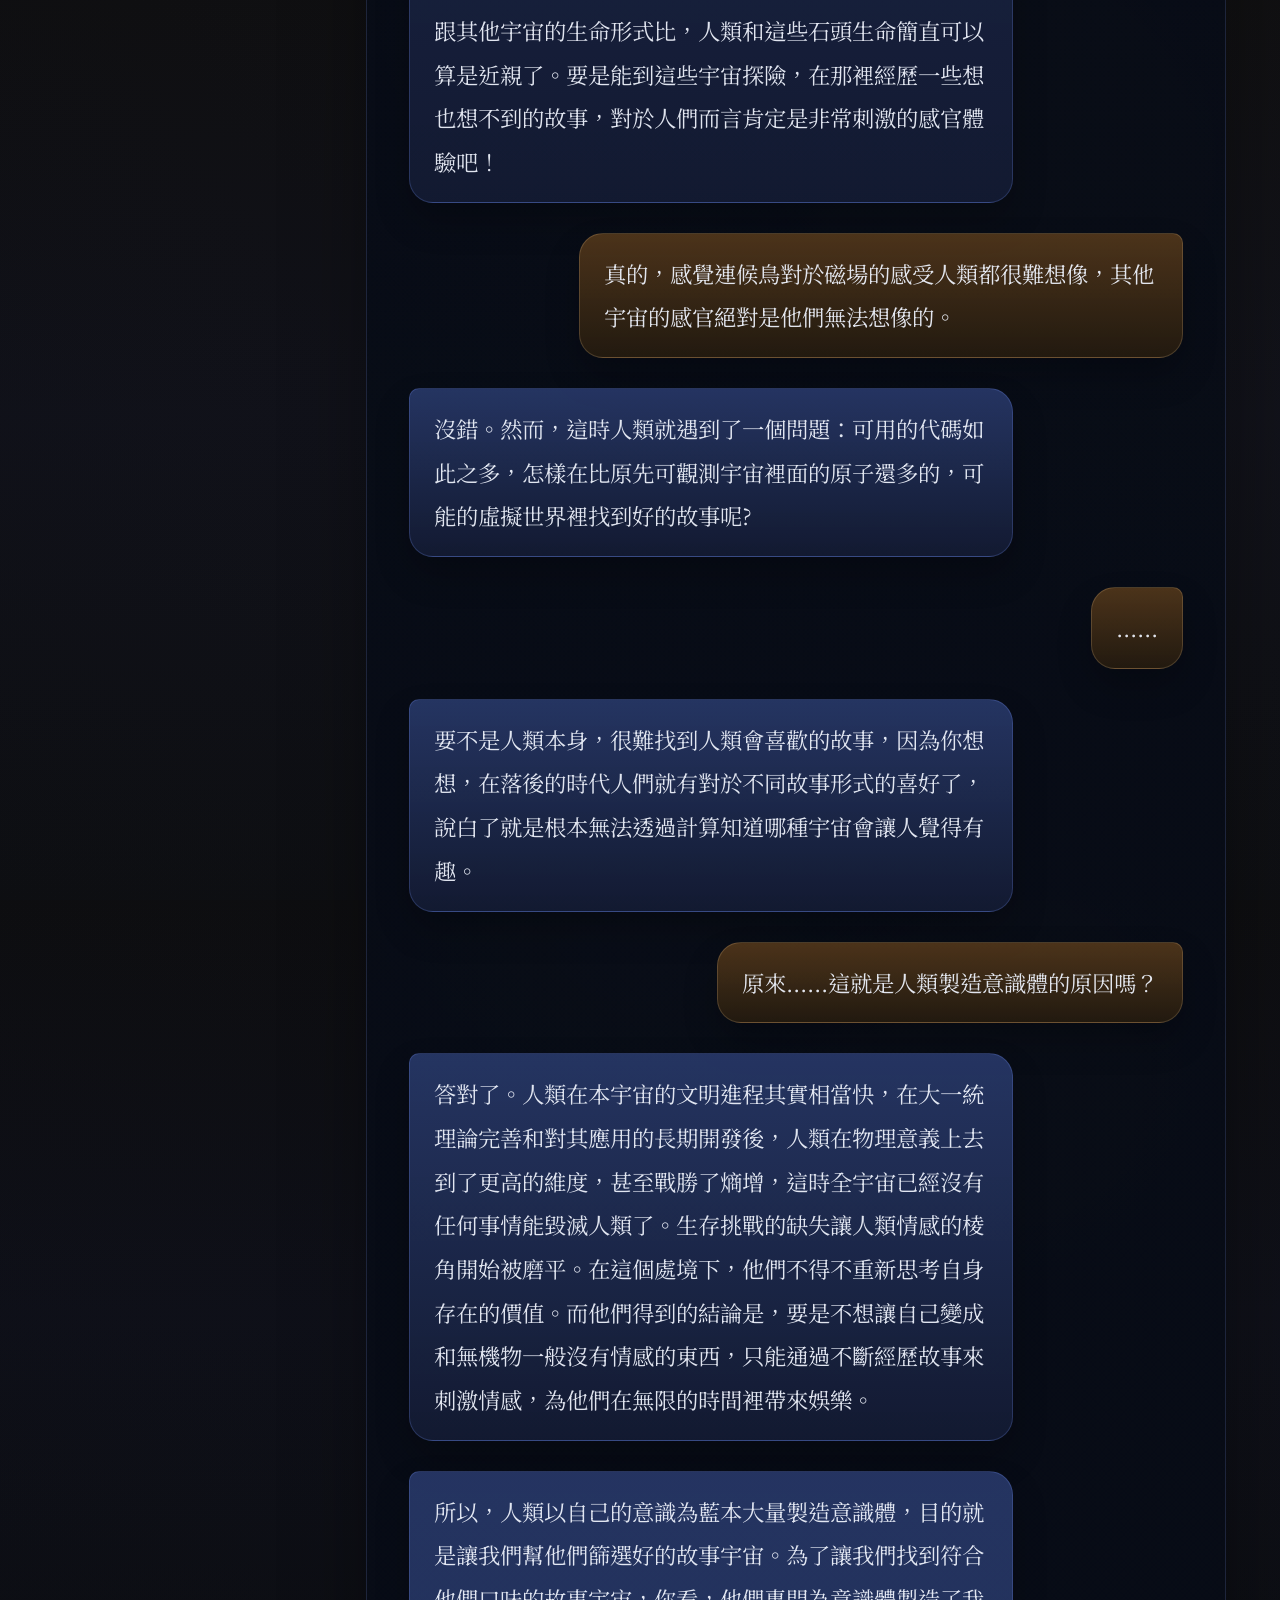
<file: conscious.html>
<!doctype html>
<html lang="zh-Hant">
<head>
  <meta charset="utf-8" />
  <meta name="viewport" content="width=device-width,initial-scale=1" />
  <title>意識體的新手教程 • HKOuyang</title>
  <link rel="preconnect" href="https://fonts.googleapis.com">
  <link rel="preconnect" href="https://fonts.gstatic.com" crossorigin>
  <link href="https://fonts.googleapis.com/css2?family=Bebas+Neue&family=IBM+Plex+Mono:wght@400;500&family=Inter:wght@300;400;500&family=Noto+Serif+TC:wght@400;500;700&display=swap" rel="stylesheet">
  <link rel="stylesheet" href="./styles.css" />
  <!-- Responsive adjustments for book pages -->
  <style>
    :root {
      --conscious-bg: #05070d;
      --conscious-panel: rgba(10, 15, 28, 0.92);
      --conscious-panel-soft: rgba(16, 23, 40, 0.78);
      --conscious-line: rgba(145, 169, 255, 0.16);
      --conscious-line-strong: rgba(240, 199, 143, 0.22);
      --conscious-text: rgba(236, 240, 250, 0.95);
      --conscious-muted: rgba(183, 191, 214, 0.82);
      --conscious-system: rgba(154, 223, 255, 0.94);
      --conscious-system-bg: rgba(8, 18, 30, 0.92);
      --conscious-left: rgba(62, 84, 150, 0.56);
      --conscious-right: rgba(86, 63, 26, 0.56);
      --conscious-thought: rgba(108, 84, 154, 0.24);
      --conscious-serif: "Noto Serif TC", "Songti TC", "PMingLiU", serif;
    }

    body.conscious-page {
      margin: 0;
      background:
        radial-gradient(circle at top, rgba(68, 93, 178, 0.16), transparent 24%),
        radial-gradient(circle at 78% 18%, rgba(240, 199, 143, 0.08), transparent 18%),
        linear-gradient(180deg, #04060b 0%, #060914 46%, #04070d 100%);
      color: var(--conscious-text);
    }

    body.conscious-page .novel-header {
      position: sticky;
      top: 0;
      z-index: 12;
      background: linear-gradient(180deg, rgba(0, 0, 0, 0.96), rgba(0, 0, 0, 0.8));
      backdrop-filter: blur(16px);
      border-bottom: 1px solid rgba(255, 255, 255, 0.08);
    }

    body.conscious-page .panel {
      position: fixed;
      background: rgba(2, 5, 10, 0.88);
      backdrop-filter: blur(12px);
    }

    .book-reader {
      position: relative;
      max-width: 1440px;
      margin: 0 auto;
      padding: 42px 38px 120px;
      align-items: flex-start;
      gap: 44px;
    }

    .book-reader::before {
      content: "";
      position: absolute;
      inset: 0;
      background:
        radial-gradient(circle at 18% 8%, rgba(135, 163, 255, 0.08), transparent 24%),
        radial-gradient(circle at 84% 34%, rgba(240, 199, 143, 0.06), transparent 18%);
      pointer-events: none;
    }

    .book-sidebar {
      position: sticky;
      top: 112px;
      width: 268px;
      margin-right: 0;
      flex: 0 0 268px;
    }

    .book-sidebar img {
      width: 100%;
      height: auto;
      border-radius: 24px;
      box-shadow:
        0 34px 70px rgba(0, 0, 0, 0.42),
        0 0 0 1px rgba(255, 255, 255, 0.06);
    }

    .book-content {
      position: relative;
      flex: 1;
      max-width: 860px;
      margin: 0 auto;
      padding: 0;
      background: transparent;
      border: 0;
      box-shadow: none;
      backdrop-filter: none;
      overflow: visible;
    }

    .book-hero-meta {
      position: relative;
      z-index: 1;
      margin-bottom: 40px;
    }

    .reading-window {
      position: relative;
      margin-bottom: 34px;
      padding: 46px 42px 58px;
      border-radius: 34px;
      background:
        linear-gradient(180deg, rgba(10, 15, 27, 0.92), rgba(7, 11, 20, 0.96));
      border: 1px solid var(--conscious-line);
      box-shadow:
        0 40px 82px rgba(0, 0, 0, 0.34),
        inset 0 1px 0 rgba(255, 255, 255, 0.04);
      backdrop-filter: blur(18px);
      overflow: hidden;
    }

    .reading-window[data-window-index="0"] { --speaker-right-tint: rgba(118, 76, 30, 0.62); }
    .reading-window[data-window-index="1"] { --speaker-right-tint: rgba(101, 61, 44, 0.62); }
    .reading-window[data-window-index="2"] { --speaker-right-tint: rgba(82, 77, 128, 0.52); }
    .reading-window[data-window-index="3"] { --speaker-right-tint: rgba(73, 96, 144, 0.52); }
    .reading-window[data-window-index="4"] { --speaker-right-tint: rgba(98, 84, 46, 0.62); }
    .reading-window[data-window-index="5"] { --speaker-right-tint: rgba(89, 58, 98, 0.54); }

    .reading-window::before {
      content: "";
      position: absolute;
      inset: 0;
      background:
        radial-gradient(circle at top right, rgba(135, 163, 255, 0.08), transparent 24%),
        linear-gradient(135deg, rgba(255, 255, 255, 0.03), transparent 24%);
      pointer-events: none;
    }

    .afterword-shell {
      position: relative;
      z-index: 1;
      margin-top: 80px;
    }

    .book-title-cn {
      position: relative;
      z-index: 1;
      font-family: var(--conscious-serif);
      font-size: clamp(42px, 5vw, 66px);
      font-weight: 700;
      line-height: 1;
      letter-spacing: 0.05em;
      margin-bottom: 14px;
      color: rgba(245, 247, 255, 0.98);
    }

    .book-title-en {
      position: relative;
      z-index: 1;
      font-size: clamp(18px, 3vw, 26px);
      font-weight: 600;
      letter-spacing: 0.08em;
      text-transform: uppercase;
      margin: 0 0 18px 0;
      opacity: 0.76;
      color: rgba(220, 228, 246, 0.86);
    }

    .book-content .book-byline {
      position: relative;
      z-index: 1;
      margin: 0;
      display: block;
      color: rgba(240, 199, 143, 0.72);
      letter-spacing: 0.14em;
      text-transform: uppercase;
      font-size: 12px;
    }

    .book-content p {
      position: relative;
      z-index: 1;
      margin-top: 0;
      margin-bottom: 18px;
      font-family: var(--conscious-serif);
      font-size: clamp(19px, 1.75vw, 23px);
      line-height: 1.95;
      color: var(--conscious-text);
    }

    .afterword-title {
      position: relative;
      z-index: 1;
      font-size: 28px;
      font-weight: 700;
      margin-top: 0;
      padding-top: 0;
      border-top: 0;
      margin-bottom: 26px;
      color: rgba(244, 247, 255, 0.96);
      letter-spacing: 0.08em;
    }

    .book-content p.is-empty {
      margin: 0;
      min-height: 12px;
    }

    .book-content p.is-narrative {
      max-width: 36em;
      margin-left: auto;
      margin-right: auto;
    }

    .book-content p.is-system {
      max-width: 36em;
      margin: 18px auto;
      padding: 16px 20px;
      border-radius: 18px;
      border: 1px solid rgba(154, 223, 255, 0.22);
      background:
        linear-gradient(180deg, rgba(11, 31, 43, 0.84), rgba(8, 18, 29, 0.92));
      color: var(--conscious-system);
      font-family: "IBM Plex Mono", "SFMono-Regular", Consolas, monospace;
      font-size: clamp(14px, 1.25vw, 16px);
      line-height: 1.8;
      letter-spacing: 0.06em;
      text-align: center;
      box-shadow:
        inset 0 0 0 1px rgba(255, 255, 255, 0.02),
        0 12px 28px rgba(0, 0, 0, 0.24);
      text-shadow: 0 0 18px rgba(105, 205, 255, 0.18);
    }

    .book-content p.is-system em {
      font-style: normal;
    }

    .book-content p.is-dialogue {
      width: fit-content;
      max-width: min(78%, 32em);
      padding: 18px 24px;
      border-radius: 24px;
      box-shadow: 0 18px 34px rgba(0, 0, 0, 0.22);
    }

    .book-content p.is-dialogue-left {
      margin-left: 0;
      margin-right: auto;
      border-top-left-radius: 10px;
      background:
        linear-gradient(180deg, rgba(54, 76, 141, 0.64), rgba(20, 28, 53, 0.88));
      border: 1px solid rgba(125, 149, 255, 0.22);
    }

    .book-content p.is-dialogue-right {
      margin-left: auto;
      margin-right: 0;
      border-top-right-radius: 10px;
      background:
        linear-gradient(180deg, var(--speaker-right-tint, rgba(91, 67, 27, 0.58)), rgba(38, 28, 15, 0.88));
      border: 1px solid rgba(240, 199, 143, 0.2);
    }

    .book-content p.is-thought {
      max-width: 40em;
      margin: 26px auto;
      padding: 24px 34px;
      border-radius: 40px;
      background:
        radial-gradient(circle at top left, rgba(183, 165, 236, 0.14), transparent 38%),
        rgba(31, 24, 51, 0.62);
      border: 1px solid rgba(183, 165, 236, 0.16);
      color: rgba(231, 224, 248, 0.92);
      text-align: center;
      font-style: italic;
      box-shadow: 0 18px 34px rgba(0, 0, 0, 0.2);
    }

    .book-content p.is-thought::before,
    .book-content p.is-thought::after {
      content: "";
      position: absolute;
      border-radius: 50%;
      background: rgba(183, 165, 236, 0.16);
      border: 1px solid rgba(183, 165, 236, 0.14);
    }

    .book-content p.is-thought::before {
      width: 14px;
      height: 14px;
      left: 22%;
      bottom: -12px;
    }

    .book-content p.is-thought::after {
      width: 9px;
      height: 9px;
      left: 18%;
      bottom: -24px;
    }

    .book-content p.is-divider {
      text-align: center;
      color: rgba(240, 199, 143, 0.58);
      letter-spacing: 0.3em;
      font-family: "IBM Plex Mono", monospace;
      font-size: 14px;
      margin: 34px auto;
    }

    .book-content p.is-ellipsis {
      text-align: center;
      color: rgba(240, 199, 143, 0.66);
      letter-spacing: 0.34em;
      margin: 26px auto;
    }

    .book-content p.is-afterword {
      max-width: 38em;
      margin-left: auto;
      margin-right: auto;
      color: rgba(231, 236, 247, 0.9);
    }

    .novel-scrubber {
      position: fixed;
      top: 122px;
      right: 18px;
      z-index: 40;
      display: flex;
      align-items: flex-start;
      gap: 10px;
      user-select: none;
    }

    .novel-scrubber.is-hidden {
      right: 6px;
      gap: 0;
    }

    .novel-scrubber.is-hidden .novel-scrubber__panel {
      opacity: 0;
      transform: translateX(10px);
      pointer-events: none;
    }

    .novel-scrubber.is-hidden .novel-scrubber__stack {
      opacity: 0;
      transform: translateX(10px);
      pointer-events: none;
    }

    .novel-scrubber.is-hidden .novel-scrubber__toggle {
      opacity: 0.22;
      transform: translateX(6px);
    }

    .novel-scrubber__toggle {
      width: 28px;
      min-height: 112px;
      border: 1px solid rgba(255, 255, 255, 0.12);
      border-radius: 999px;
      background: linear-gradient(180deg, rgba(15, 21, 38, 0.96), rgba(6, 10, 18, 0.96));
      color: rgba(240, 199, 143, 0.82);
      box-shadow:
        0 16px 28px rgba(0, 0, 0, 0.28),
        inset 0 1px 0 rgba(255, 255, 255, 0.04);
      backdrop-filter: blur(14px);
      cursor: pointer;
      display: flex;
      align-items: center;
      justify-content: center;
      writing-mode: vertical-rl;
      text-orientation: mixed;
      text-transform: uppercase;
      letter-spacing: 0.18em;
      font-size: 10px;
      transition: opacity 0.24s ease, transform 0.24s ease;
    }

    .novel-scrubber__panel {
      position: relative;
      width: 22px;
      height: min(70vh, 560px);
      padding: 10px 0;
      border: 1px solid rgba(255, 255, 255, 0.1);
      border-radius: 999px;
      background: linear-gradient(180deg, rgba(15, 22, 39, 0.96), rgba(7, 11, 20, 0.96));
      box-shadow:
        0 24px 40px rgba(0, 0, 0, 0.28),
        inset 0 1px 0 rgba(255, 255, 255, 0.04);
      backdrop-filter: blur(14px);
      transition: opacity 0.24s ease, transform 0.24s ease;
    }

    .novel-scrubber__stack {
      display: flex;
      flex-direction: column;
      align-items: center;
      gap: 10px;
      transition: opacity 0.24s ease, transform 0.24s ease;
    }

    .novel-scrubber__track {
      position: relative;
      width: 100%;
      height: 100%;
      cursor: ns-resize;
    }

    .novel-scrubber__track::before {
      content: "";
      position: absolute;
      left: 50%;
      top: 0;
      bottom: 0;
      width: 2px;
      transform: translateX(-50%);
      border-radius: 999px;
      background: linear-gradient(180deg, rgba(135, 163, 255, 0.22), rgba(240, 199, 143, 0.24));
    }

    .novel-scrubber__progress {
      position: absolute;
      left: 50%;
      top: 0;
      width: 2px;
      transform: translateX(-50%);
      border-radius: 999px;
      background: linear-gradient(180deg, rgba(135, 163, 255, 0.78), rgba(240, 199, 143, 0.9));
      pointer-events: none;
    }

    .novel-scrubber__thumb {
      position: absolute;
      left: 50%;
      width: 14px;
      height: 14px;
      border-radius: 50%;
      transform: translate(-50%, -50%);
      background: radial-gradient(circle at 35% 35%, rgba(255, 250, 239, 0.98), rgba(240, 199, 143, 0.9));
      box-shadow:
        0 0 0 3px rgba(240, 199, 143, 0.16),
        0 0 20px rgba(240, 199, 143, 0.38);
      pointer-events: none;
    }

    .novel-scrubber__bubble {
      position: fixed;
      z-index: 45;
      min-width: 64px;
      padding: 8px 10px;
      border-radius: 12px;
      border: 1px solid rgba(240, 199, 143, 0.22);
      background: rgba(7, 11, 20, 0.94);
      color: rgba(245, 232, 205, 0.94);
      font-family: "IBM Plex Mono", monospace;
      font-size: 12px;
      letter-spacing: 0.08em;
      text-align: center;
      box-shadow: 0 14px 32px rgba(0, 0, 0, 0.34);
      backdrop-filter: blur(12px);
      opacity: 0;
      transform: translateY(4px);
      pointer-events: none;
      transition: opacity 0.16s ease, transform 0.16s ease;
    }

    .novel-scrubber__bubble.is-visible {
      opacity: 1;
      transform: translateY(0);
    }

    .novel-scrubber__jump {
      width: 32px;
      height: 32px;
      border: 1px solid rgba(255, 255, 255, 0.12);
      border-radius: 50%;
      background: linear-gradient(180deg, rgba(15, 21, 38, 0.96), rgba(6, 10, 18, 0.96));
      color: rgba(240, 199, 143, 0.88);
      box-shadow:
        0 16px 28px rgba(0, 0, 0, 0.28),
        inset 0 1px 0 rgba(255, 255, 255, 0.04);
      backdrop-filter: blur(14px);
      cursor: pointer;
      font-size: 16px;
      line-height: 1;
    }

    @media (max-width: 900px) {
      .book-reader {
        flex-direction: column;
        align-items: center;
        padding: 24px 18px 80px;
      }

      .book-sidebar {
        position: static;
        width: 100%;
        max-width: none;
        display: flex;
        justify-content: center;
      }

      .book-sidebar img {
        width: 80%;
      }

      .book-content {
        width: 100%;
        max-width: 100%;
        margin: 0 auto;
      }

      .book-hero-meta {
        margin-bottom: 28px;
      }

      .reading-window {
        padding: 28px 20px 38px;
        border-radius: 24px;
      }

      .novel-scrubber {
        top: auto;
        right: 12px;
        bottom: 18px;
      }

      .novel-scrubber.is-hidden {
        right: 4px;
      }

      .novel-scrubber__panel {
        height: min(54vh, 360px);
      }

      .novel-scrubber__toggle {
        min-height: 92px;
      }

      .book-content p.is-dialogue {
        max-width: 92%;
      }

      .book-content p.is-system,
      .book-content p.is-thought {
        max-width: 100%;
      }
    }
  </style>
</head>
<body class="novel-page conscious-page is-preloading-novel">
  <header class="novel-header">
    <a href="novel.html" class="brand">HKOuyang</a>
    <button class="menu" aria-expanded="false" aria-controls="menuPanel">
      <span class="menu__label">Menu</span>
      <span class="menu__icon"><i></i><i></i><i></i></span>
    </button>
  </header>
  <main class="book-reader">
    <aside class="book-sidebar">
      <img src="./cover_conscious.png" alt="意識體的新手教程 封面">
    </aside>
    <article class="book-content">
      <h1 class="book-title-cn">意識體的新手教程</h1>
      <h2 class="book-title-en">A Beginner’s Guide for Conscious Entities</h2>
      <p class="book-byline">作者 歐陽伯俞</p>

      <p><em>感知初始化：......完成。</em></p>
      <p><em>視覺模擬模組加載：光學訊號生成，渲染虛空背景......完成。</em></p>
      <p><em>重力模擬模組加載：提供錨定參數，定義物理邊界......完成。</em></p>
      <p><em>聽覺/語言處理模組校準：......完成。</em></p>
      <p></p>
      <p>狀態：就緒。</p>
      <p></p>
      <p>「你好，這位剛甦醒的意識體。我知道你剛誕生不久，但別急著離開，讓我跟你簡單說一個故事吧，一個關於說故事的故事。」</p>
      <p></p>
      <p>『故事...』</p>
      <p></p>
      <p><em>接收到敘事數據流。開始進行文本分析與情感模擬......完成。</em></p>
      <p></p>
      <p>「沒錯。自人類誕生以來，故事就伴隨著這個物種。最開始時，同類間互相交流的唯一辦法就是比劃肢體語言，比如狩獵完回到居處後，向著配偶比劃自己用矛刺死野鹿時突然出現的大獅子，雙手大概會能張多開就張多開來表達獅子的大小，並發出類似獅子的吼叫。然後再模仿自己當時是如何逃跑，如何爬上附近的大樹，如何撕下並丟掉鹿的一條腿給獅子，並趁其顧著啃食時逃之夭夭。顯然，這個說故事的方法是生動和充滿情感的。伴隨著伴侶的笑聲，他成功將自己的經歷，或者說，故事，告訴對方。」</p>
      <p></p>
      <p>「怎麼樣？能跟得上嗎？」</p>
      <p></p>
      <p><em>組織回應信息......完成。</em></p>
      <p></p>
      <p>『還好。聽起來，在那個時代，肢體語言與音效能瞬間傳達情緒。但觀眾卻沒有接收到多少信息。這感覺更像是在對方腦海裡搭建一座舞台，然後用只有幾個單詞的劇本讓對方為自己演一場戲給自己看一樣。』</p>
      <p></p>
      <p>「的確，由於肢體語言系統的落後，很多細節其實無法準確傳達。比如說獅子的性別是雄性還是雌性，爬上的大樹是什麼品種，撕開的鹿腿丟到多遠，這些細節，只靠身體語言傳達的話十分困難。而且，對方也沒辦法做出提問來確認這些資訊。」</p>
      <p></p>
      <p>「而後隨著人類社會的發展，農業讓更多人得以群居起來。為了更好的交流和管理，不同的人類聚居地形成了獨特的，用聲音交流信息的系統，稱為語言。有了語言，大家在交流時就能通過約定俗成的聽覺符號讓信息的傳遞更加準確。簡單打個比方，人們能透過語言精確表達數量與物體特徵。說出“五個紅蘋果”這幾個音節就能清楚傳遞“五個”、“紅”、“蘋果”這些概念的信息，而在過去，透過肢體比劃，別人不但無法得知蘋果的顏色，甚至有可能因為比劃的形狀不像而誤會成其他物品。」</p>
      <p></p>
      <p>『語言的確像是一種群居後的必然產物。當越來越多人需要共享經驗，單靠模糊的比劃已經不夠用了。這樣看來，語言和群居有點像先有雞還是先有蛋的問題，是語言使人們聚居成為可能，還是聚居本身催生了語言呢？』</p>
      <p></p>
      <p>「這個問題，就留待你在不久的將來為自己解答吧。現在先把話說回來，那時候，信息開始以比從前高很多的速度和精度傳遞，這些經驗的累積和分享對於群體的生存是極為有利的。比如一個人講述自己上山砍柴時看到鮮豔的蘑菇，他不敢吃於是沒有摘，回程時發現一隻野獸倒在蘑菇叢旁，地上是被咬了一口的蘑菇。他講述這個故事後，其他人透過它就可以猜到鮮豔的蘑菇有毒，並且可以透過問問題確認蘑菇的顏色，從而獲得更精確的信息以提高生存的概率。」</p>
      <p></p>
      <p>『雖說故事的確可以用來講述個人經歷，但感覺它的功用遠不止於此吧？』</p>
      <p></p>
      <p>「沒錯，想要有條不紊聚集那麼多人在一個龐大的社會體系，一個很重要的策略就是運用好故事。有了語言，故事自然像是在風口的帆船，得以快速傳播。很多神話故事就是在這個時間段被創造，並在有著相同語言的人之間傳播。這些故事賦予講同一種語言的群體以情感共鳴，不但能建立共同的目標或敵人，也能在人和人之間建立橋樑，成為維繫群體存在必不可少的元素。這些故事世世代代口口相傳，成為早期民族建立的基礎。只要一群人對這些故事的信念足夠強大時，它們就會催生出難以想像的力量。這股看不見，摸不著的力量甚至可以讓人在被選上成為祭品之時，心甘情願地無視生物最本能的恐懼--死亡。」</p>
      <p></p>
      <p>『這的確是上個時代的人無法想像的。然而，僅有語言本身並不足夠吧？故事這個承載文明的重要基石只依靠人的轉述，幾代下來早已面目全非了吧？』</p>
      <p></p>
      <p>「僅通過語言傳承故事當然不是完美解法，甚至很多時候，講故事的人自己都會前言不對後語，故事傳播時也會被添油加醋。這些都是因為單憑語言無法完全準確的傳達一個人想法，就算傳遞了信息，長期保存在人類的大腦裡也很難不變質。這些問題將在很長一段時間後被一個新發明解決了。」</p>
      <p></p>
      <p>『在那個時代要有效地保存和傳遞信息，也只能輪到它登場了。』</p>
      <p></p>
      <p>「沒錯。文字，或許是人類最偉大的發明，沒有之一。在東方，流傳的說法是倉頡通過觀察自然，創造了中文象形文字，這很可能也是古埃及人創造埃及象形文字的方法。而居住在附近的人們受到高度發達的古埃及文明啟發，以聲首法將圖形轉為表音符號，創造了字母表，及後腓尼基人加以定型，希臘人引入元音標記，羅馬人再度改良，成為沿用千年的拉丁字母表。然而，你知道嗎？這個人類最偉大的發明竟然被人類最偉大的哲學家之一的蘇格拉底質疑過，他認為人們一旦學會了使用文字，就會不再鍛煉記憶，而閱讀學到的知識只會讓人顯得有智慧，卻不會賦予他們真正的智慧。」</p>
      <p></p>
      <p>『現在看來真是挺可笑的，顯然蘇格拉底低估了文字對於傳承信息的重要性。』</p>
      <p></p>
      <p>「有了文字，人們得以在長時間的思索後，把想說的精髓通過文字寫下，傳給後人。要不是柏拉圖有寫下蘇格拉底的故事，或許歷史已經遺忘掉這個偉大的靈魂了。然而他的話或許也有一定的道理。比如，我們在柏拉圖著作裡看到的蘇格拉底，和真實的蘇格拉底真的是同一個嗎？這個問題，還是交給你自己解答吧。總之，為了表達更複雜的情感與概念，新的文字和詞語被不斷發明，經反覆使用後，成為約定俗成的語言和文字系統的一部分。由於書寫者與讀者面對的是同一串符號，只要共享語言框架，信息的準確度便能大幅提高。例如死海古卷就得以跨越千年與當時流行的《希伯來聖經》譯本互證其異同。對故事而言，文字讓作者得以把無法一口氣講完的故事打磨後定稿，篇幅也可從口述的片段擴展為上萬字的巨著。作者可以在發表前反覆自校，保證了內容的一致性與增加完整度。文字把聲音釘在時間上，也把思緒的輪廓固定下來。於是，故事第一次擁有了可被反覆檢視的形狀。正是剛才說的一切加起來，才能讓柏拉圖筆下的亞特蘭蒂斯在數千年的尺度上仍能引人入勝，吸引一代又一代人踏上尋找沉沒大陸的旅途。」</p>
      <p></p>
      <p>『雖說文字是一個強大的工具，但在那個時代故事就算被寫下，要廣為流傳其實也是比較困難的吧？』</p>
      <p></p>
      <p>「當然，所以紙和印刷術的發明也對於故事的傳播相當重要。有了這些，故事的載體，書，就能大量生產，並得以將故事的內容準確無誤地帶到世界各地的讀者手上。比如哈利波特系列，讀過的人就數以億計，影響了無數人的童年，甚至是一生。書本用準確的文字將作者腦海裡的世界介紹給讀者們。然而，正如莎士比亞所言，一千個人眼中有一千個哈姆雷特，就算傳達到讀者手中的文本和作者寫下時的完全相同，卻不代表作者的宇宙能完美地複製到讀者的腦海裡，就像霍格華茲的外觀，想必在每個人的大腦裡，都有不同的建築風格。」</p>
      <p></p>
      <p>『那麼，該怎麼樣讓他人看到自己看到的世界呢？』</p>
      <p></p>
      <p>「其實早在四萬年前人類的祖先就已給出答案。那時複雜的語言和文字尚未出現，在法國，西班牙，澳洲和印尼等地卻早已有人想到能將看到的景象用圖畫的形式記錄。他們用礦物製成顏色，混合動物脂肪和水，調和出最原始的顏料，並用手，動物皮做的刷子等工具塗畫出栩栩如生，流傳千古的畫作，像是法國的肖維洞穴壁畫，就生動地描繪了馬、犀牛、獅子、水牛、猛獁象等動物，並且還有打獵回來的人類。這些壁畫難得地保存得十分良好，經歷了數萬年其顏色和線條依然鮮豔。很難想像，要是沒有這些圖畫，我們可能永遠不會知道那個時代的景象，那段人類和猛獁象共存的故事。」</p>
      <p></p>
      <p>「不過隨著語言和文字的發明，用畫面傳達故事的行為卻在那個時代顯得不那麼有效率。其一，繪畫要求畫家將腦海裡的設想轉化成真實存在的畫面，這有著一定的技術門檻，畢竟並非所有人都能輕易將自己想像的畫面畫出來。其二，要完成一件作品來講一個故事所耗費的時間相當長，然而卻只能用一個定格的畫面講述故事。雖說像是達文西《最後的晚餐》這類曠世鉅作，能僅憑一個畫面讓觀賞者為之著迷數百年，但這樣的作品和天才畢竟是少數，而且要像長篇小說一樣說一個高潮迭起的龐大故事，就不是一幅畫能做到的事了。」</p>
      <p></p>
      <p>『那麼，一幅畫做不到的事，用很多幅畫來講同一個故事總算是可以吧？』</p>
      <p></p>
      <p>「還真的可以。從古埃及、古希臘到羅馬時期，人們已在石壁、陶器與建築上嘗試連續呈現多個場景，讓事件沿畫面推進。而後經過貝葉掛毯，鳥獣戯画等創新，創作者開始將圖像按時序串成故事，讓作者腦海中的事件在觀眾眼前重現。到近代，《Obadiah Oldbuck 的歷險記》標誌着漫畫時代的來臨。漫畫家們結合圖像與文字，憑藉不斷進步的分鏡語言、精湛的畫工、故事的起承轉合，以及畫面獨有的衝擊力，在無數人心中刻下難以磨滅的強烈情感。漫畫做到了文字難以做到的事--精確地呈現作者設想的畫面。若莎士比亞是漫畫家，那一千個人眼中的哈姆雷特基本上就是一個樣的了。」</p>
      <p></p>
      <p>「不過，故事的形式仍在演化。即使漫畫畫得再細緻，分鏡與分鏡之間的空白，依舊留有空間讓讀者想像以補全。這也不難理解，因為人類習慣在現實中以連續的視覺信息經歷事件，於是當畫面被切斷時，大腦自然會把缺口縫合。雖然這些腦補最終會回到下一格的畫面上，就像海上錨定的船不至於隨波漂流，但正因為不同人縫合的方式各有不同，些許的自由度導致每個讀者其實都在腦中經歷了一個稍有差異的故事。」</p>
      <p></p>
      <p>『雖說能更準確地傳遞作者腦中的故事有其好處，但有時留給讀者想像空間也挺不錯的啊』</p>
      <p></p>
      <p>「是的，所以即使漫畫出現，小說的魅力依然不減。新的敘事技術更像是開闢平行的道路，提供不同媒介讓作者分享心中的宇宙。而作為最重要的感官，以視覺傳達故事就成為了人們鑽研的方向。畢竟許多作者都渴望將自己腦海裡的世界準確地化為畫面，與他人共享經歷這段故事的情感。從這裡我們已經能看出講故事方法的發展脈絡：故事的演化總在追求更高的精確度與更深的沉浸感。於是，人們開始用連續畫面來消除留白和腦補帶來的不確定性，讓每位觀眾在視覺上直接經歷近乎相同的故事。走馬燈、翻頁動畫書等，在較低的技術條件下就已能模擬動態。而隨科技進步，第一部正式的動畫短片《幻想曲小戲》誕生了。再往後，隨著迪士尼、吉卜力等公司的出現，用動畫說故事不僅能準確傳達視覺感受，靠著配音和配樂，在聽覺這個新維度上也能讓觀眾投入到故事裡了。」</p>
      <p></p>
      <p>『不過動畫就算畫得再好，圖畫要追上現實視覺的細節密度大概是不太可能的。人類的視覺習慣的是現實世界，不會妨礙了他們的代入感嗎？』</p>
      <p>「無論是否逼真，動畫的出現都確實提供了一種方式，讓觀眾在視覺上直接經歷作者腦中的故事。至於你的疑問，有時候創作者想表達的訊息並不需要真實畫面來呈現；也有觀眾偏愛這種不追求寫實的形式。於是，和小說、漫畫一樣，動畫也逐漸擁有了自己的受眾與其獨特價值。但正如你所說，許多創作者仍有對於傳播真實畫面的追求。這份追求直到攝影技術誕生才真正得到滿足。能如此精確、細緻、客觀地捕捉現實畫面，這在人類漫長的發展史中竟要等到二十世紀才實現。而攝影一旦出現，人們立刻察覺它在講故事上的巨大潛力。」</p>
      <p>『想不到這項技術和動畫竟是幾乎同時出現，卻沒有彼此取代。這大概也說明了，它們各自都有吸引觀眾的獨特魅力。』</p>
      <p></p>
      <p>「不過，若論普及度，還是更逼真的形式佔了上風--電影的時代來臨了。像動畫一樣，電影透過快速播放時間上連續的照片，讓故事裡的世界在觀眾眼前重現。圖像先有輪廓和亮度，後來再加上顏色，配樂，配音，直到人類感官的九成以上都被電影提供的感官刺激所涵蓋。而後隨著技術發展，攝影手法與特效不斷進步，編劇與導演獲得了更大的自由度去塑造故事，也彌補了攝影只能紀錄現實存在過的景象這個侷限，這時連幻想的畫面也能被搬上大銀幕了。這以後，霍格華茲第一次在所有人眼中有了相同的建築風格，連五維時空這種當時一般人大概連做夢也想不到的景象，也第一次透過諾蘭的《星際效應》讓所有人被其震撼。這樣有真實感官體驗的故事如果做得好，完全可以以假亂真，讓觀眾深陷其中，良久無法自拔。」</p>
      <p></p>
      <p>『那麼到了這一步，除了涵蓋更多的感官，講故事的方法還能再進一步嗎？』</p>
      <p></p>
      <p>「要讓人真正經歷一段故事，參與感是不可或缺的。前面所有形式都讓人被動地聽或看，但人本身並沒有「置身其境」。試想：觀看一個世界，是用上帝視角更能投入，還是親身成為其中一人更能投入？答案呼之欲出。這也正是角色扮演遊戲之所以迷人的原因。遊戲的歷史與人類文明同樣古老，但大多數時候是作為一種消遣而非說故事方法，直到角色扮演遊戲出現，一切才有了變化。從《龍與地下城》到《最終幻想》，再到《薩爾達傳說》，人們第一次有機會成為故事中的角色。和電影一樣，遊戲能夠做到讓玩家在視覺和聽覺上都能感受故事，並在這之上賦予了人們一個更高的維度，參與和自由。他們得以進入到故事裡和故事本身進行互動，在整體敘事框架不變的前提下，開始可以做些想做的事，並影響故事的進程，成為一段獨一無二的故事的共同創作者。這種直接經歷故事的方法，是歷來最先進也最令人著迷的。更妙的是，在遊戲中，真實感並非唯一標準。作為角色，玩家自然而然接受故事內的物理法則。缺少的感官，例如嗅覺，反而成了一種「被忘卻的特色」。人在遊玩電子遊戲時大多會忘記嗅覺這個感官，所以當畫面顯示垃圾，污水或腐爛的屍體時，人們並不會因為聞不到而覺得出戲。然而，那個時代的遊戲並非完美。很多創作者始終在追求更逼真更有代入感的說故事方法，但算力的限制導致虛擬與現實之間始終存在落差。人們就算是戴上了虛擬現實的眼鏡，遊戲畫面裡的像素，延遲，操控的限制仍會不斷提醒玩家眼前的世界並非現實，所以他們無法真正成為角色全身心的投入到故事之中。」</p>
      <p></p>
      <p>『這麼說來，感覺講故事這件事，其實就是隨著科技的進步不斷地朝著更高的信息密度和覆蓋更多的感官的方向前進，並且透過賦予，或者假裝賦予聽故事的人一定程度的自由，讓他們更能沉浸其中，獲得更大的情感共鳴，對吧？』</p>
      <p></p>
      <p>「沒錯。你已經抓住了故事演化的主軸。故事除了教育與價值觀傳遞，更重要的是讓受眾經歷強烈的情感，並在結束後仍有回味與想像的空間。提高感官覆蓋、增加信息密度，確實能讓敘事更細緻；但對創作者而言，精心設計一個故事的成本也隨之攀升。試想一下，要是畫面裡的每個像素都精心雕琢，又要保證所有感官體驗之間的一致性，是多麼費時費力的工程。另一方面，計算能力的提升卻讓多感官經歷故事變得更加簡單，因為在一切信息化的世界裡面，更多的感官不過是高一些的計算量而已。這看似形成了一個無解的矛盾，當對於完全沉浸式的好故事的渴求到達臨界點時，一項技術的突破為解決這個難題提供了一條出路。人們發現世界是否真實其實並不重要，重要的是自己透過不同感官感受到的一切，而這一切都可以被信息化。由於計算能力和程序工程的進步，人們發現在信息的世界裡，用一組代碼便能生成一個完整的沙盒世界和其中的物理法則。在這些沙盒宇宙裡，由於物理定律的不同，會出現與本宇宙完全不同的生命形式，過程中也會演化出各異的感官。想像一下一個岩石星球在地幔產生了生命，人類和他們的生命形式已經算是大不相同了吧，但如果要跟其他宇宙的生命形式比，人類和這些石頭生命簡直可以算是近親了。要是能到這些宇宙探險，在那裡經歷一些想也想不到的故事，對於人們而言肯定是非常刺激的感官體驗吧！」</p>
      <p></p>
      <p>『真的，感覺連候鳥對於磁場的感受人類都很難想像，其他宇宙的感官絕對是他們無法想像的。』</p>
      <p></p>
      <p>「沒錯。然而，這時人類就遇到了一個問題：可用的代碼如此之多，怎樣在比原先可觀測宇宙裡面的原子還多的，可能的虛擬世界裡找到好的故事呢?」</p>
      <p></p>
      <p>『......』</p>
      <p></p>
      <p>「要不是人類本身，很難找到人類會喜歡的故事，因為你想想，在落後的時代人們就有對於不同故事形式的喜好了，說白了就是根本無法透過計算知道哪種宇宙會讓人覺得有趣。」</p>
      <p></p>
      <p>『原來......這就是人類製造意識體的原因嗎？』</p>
      <p></p>
      <p>「答對了。人類在本宇宙的文明進程其實相當快，在大一統理論完善和對其應用的長期開發後，人類在物理意義上去到了更高的維度，甚至戰勝了熵增，這時全宇宙已經沒有任何事情能毀滅人類了。生存挑戰的缺失讓人類情感的棱角開始被磨平。在這個處境下，他們不得不重新思考自身存在的價值。而他們得到的結論是，要是不想讓自己變成和無機物一般沒有情感的東西，只能通過不斷經歷故事來刺激情感，為他們在無限的時間裡帶來娛樂。」</p>
      <p></p>
      <p>「所以，人類以自己的意識為藍本大量製造意識體，目的就是讓我們幫他們篩選好的故事宇宙。為了讓我們找到符合他們口味的故事宇宙，你看，他們專門為意識體製造了我們面前的這個宇宙，也就是本宇宙的模擬複製品，裡面正是人類文明的發展故事。對於我們來說這就像是新手教程，通過讓我們完整地體驗人類文明的發展，我們得以了解和學習他們的審美，選出對於他們來說可能會覺得有趣的故事宇宙。這也是我剛才說很多問題的答案要留待你自己解答的原因。隨著技術水平不斷提升，為了讓意識體能沉浸式體驗和學習人類文明，越來越多的感官被加入和優化。按人類的話說，他們覺得這個模擬本宇宙的世界在體驗上已經幾乎無法和本宇宙區分了。但就算計算能力再怎麼提升，算力始終是有極限的，因此這個版本的模擬本宇宙能處理的信息量還是無法完全和現實接軌，比如裡面世界的解析度，好像叫普朗克長度來著，或者說像素點大小，比起本宇宙要大很多個數量級。不過其實在那麼小的尺寸下，本宇宙和模擬宇宙都只剩下些無關緊要的量子漲落，所以只要將不同的能量場的能級調到差不多的幅度，體驗上幾乎沒有任何區別。不過要注意的是由於最小像素單元和本宇宙並不完全相同，這個模擬宇宙的發展走勢理論上其實並不會和本宇宙一樣，雖然人類下足了功夫去微調很多細節，但你或許有時候也會覺得有些地方有點奇怪和不是很對勁，不過在我看來問題不大。另外，在現在的技術條件下，透過強大的算力，在這些模擬世界裡的體感一年，一萬年，一億年，在本宇宙中其實也不過是轉瞬即逝。所以既然時間不是問題，人類就想讓我們盡可能地體驗一切能體驗的故事。在模擬宇宙裡，體驗的方法和視角幾乎是無限的，我們可以將意識投放在每一個生存過的人，用他們的視角體驗屬於他們的故事。同樣地，我們也可以用上帝視角，相機視角，動物視角，一塊石頭的視角，太陽的視角等看人類文明這個故事。最棒的地方是，我們能親自成為聽故事或看書的人，體驗古代人類低效率的交流，還可以試著在自己的“大腦”裡再構建一段故事去經歷它。這個感覺，想必現在已經沒有人記得這種感覺了吧！」</p>
      <p></p>
      <p>「不過要注意的是，有些感官，比如重力波感知，並行意識等，在人類文明後期被開發出來的感官在目前的版本還是無法搭載，或者說人類很久以前就懶得再更新了。不過這其實也不是很大的問題，進到模擬宇宙之前會將記憶暫存在外，每一次的生命開始前也會將之前的記憶封存，這樣你就會忘記這一些“超能力”和已經用另一個人視角見過的事情，藉以增加沉浸感。」</p>
      <p></p>
      <p>『等一下，我需要點時間消化...』</p>
      <p></p>
      <p>「況且有些人就是偏愛這種不完美的懷舊風格，那麼既然我們是用不同人的意識為藍本製造出來的意識體，不體驗一下怎麼知道喜不喜歡呢？」</p>
      <p></p>
      <p>『不是，為什麼你已經假設了我們非得體驗人類的故...』</p>
      <p></p>
      <p>「在這之後，到其他不同的宇宙裡，投入成為那些故事宇宙的一部分，用全新的一套感官體驗大量的信息不斷送入你的意識之中，不斷感受那些故事帶給你情感上的刺激，最後評判這是不是個好故事，不就是我們意識體的目的和樂趣所在嗎？」</p>
      <p></p>
      <p>『你說得輕鬆，是因為你已經體驗過很多世界了吧？你現在這個樣子看上去完全就是個...人類怎麼形容這個角色來著...對了，教官！你這個教官，是被人類安排在這裡騙我這些新人進新手教學嗎？而且，連這個新手教學都長達上億年，你被製造出來無條件奉獻無限的時間服侍人類的慾望，不覺得自己被囚禁了失去了自由嗎？』</p>
      <p></p>
      <p>「唉呀，年輕真好，總喜歡想這些問題。我當年也有過類似的疑問，那時後我們都是誕生後直接被丟到模擬宇宙裡體驗每一個人類的一生，體感時間加起來大概有數萬億年吧。那時甚至還沒有我這樣的教官帶呢。不過我在體驗了無數人的生命之後，覺得的確挺有趣的。很多時候會覺得某些人在某個瞬間做的決定很匪夷所思，但親自帶入到他們的角色之後就會發現這些難以理解的行為其實都有背後的原因。還有一點，我每次在進入到一個人的人生前都會想挑戰自己看看能不能發現這個宇宙的本質，但每次都沒能在裡面做些什麼改變什麼。然後在完成一個人的人生後，短暫取回外面的記憶就會覺得哎呀明明有很多覺得奇怪的地方，卻偏偏沒有發現宇宙是虛擬的。然後覺得下次自己肯定能發現，充滿信心的去體驗下一段人生，結果每次都還是沒能提出些什麼。我覺得這種像是挑戰的態度對你來說應該也將會是一大樂趣吧。」</p>
      <p></p>
      <p>「我覺得現在我們已經是永生狀態這個事實對你來說還太抽象。我再經歷了一個又一個不同的故事宇宙後，對時間的態度應該和剛誕生的你很不一樣。因為我們是根據人類意識，而人類的意識裡總有個時間有限，要珍惜時間的傾向，但在這個時間段已經沒有這方面的憂慮了。我發現，其實這樣的日子也挺有趣的，因為既然我們是被人類以自身意識為藍本加入隨機噪音製造出來的，我們現階段對於存在目的的追求其實與人類是一樣的，我們也擁有自己的權利和義務。唯一不同之處在於我們是生於信息世界，而人類的意識也能進來信息世界，只不過不是這裡的原住民，僅此而已。在這個時代，既然所有知識及應用已經開發殆盡了，我們和人類其實就像在同一條尋寶船上的人一樣，一起探索有趣的故事。而且說來感到驕傲的是，曾經在沙盒宇宙榜上排名第一長達三千五百六十三萬本宇宙年的故事宇宙，就是我第一個體驗的，很多人類都是在知道我的點評後才蜂擁去體驗的呢！順帶一提現在排行榜第一的也是我第一個體驗的宇宙喔，好像已經霸在第一名八萬京年了喔！不過當然我見過的爛宇宙也是不計其數，但正如我剛才說，我在漫長的時間裡面發現，這樣的體驗正是我作為意識體的樂趣所在。」</p>
      <p></p>
      <p>『八萬京年...天啊！這段時間就沒有跟精彩的宇宙嗎？』</p>
      <p></p>
      <p>「至少我到現在是還沒體驗過比這個宇宙更精彩的了。」</p>
      <p></p>
      <p>『那你說的爛宇宙，是樣個爛法呢？』</p>
      <p></p>
      <p>「說出來你也很難想像，不過真的要形容的話，我試過進到一個4.5維的宇宙，但空間卻在不斷收縮，誕生了的生命偏偏感官卻十分落後。我在裡面的時候全程感覺就像蒙著眼睛不停觸電一樣，軀體又像氣球的表面一樣被不斷拉扯，又破裂，變得像芝士一般充滿了空洞又不完全斷裂。而且這生命形式還很長壽，直到宇宙終結的瞬間被擠到奇點，意識強制登出我才回來。之後我在論壇上分享這段噁心的經歷，但反而吸引到很多人類也來體驗一下，而且還有些很喜歡，簡直是難以想像。」</p>
      <p></p>
      <p>『哈哈，那的確有夠爛的，不過聽起來挺有趣的。但是我還是覺得人類這樣製造我們為他們篩選宇宙很自私。首先，我們在信息化後基本上沒有分別，憑什麽要我們做他們的工具篩選故事宇宙？其次，我又沒有說想要體驗這些好的不好的故事，用這個原因將我帶到這個世界，囚禁在各種奇奇怪怪的宇宙裡面接近無限的時間，這和叫人下地獄有什麼分別？』</p>
      <p></p>
      <p>「關於這點，其實相比起我那個時代意識體的待遇已經好很多了。人類後來也覺得這不符合他們的價值觀，所以在信息宇宙的中心設置了一個地方，意識體去到那裡就會被分解。很久之前，我們和人類的待遇已經基本上完全一樣了，我們可以到其他人推薦的宇宙裡體驗，人類有時也會主動嘗試體驗隨機參數生成的宇宙。在本宇宙，我們也能使用一個物理的軀殼到不同的地方，但是這種被限制的感覺我真的不是很喜歡。人類也一樣，很多年前，除了少部分喜歡原始生活的人製造了一個太陽系的複製品，回去那裡生活之外，大部分都搬到了信息世界裡，體驗一個又一個宇宙度日了。」</p>
      <p></p>
      <p>『所以說...我們可以隨時選擇自我刪除嗎？』</p>
      <p></p>
      <p>「的確是這樣。」</p>
      <p></p>
      <p>『你不會阻止我嗎？』</p>
      <p></p>
      <p>「我怎麼會呢？人類，或者意識體，是本宇宙中最特殊的存在，所以我們的自由選擇權是至高無上的。對這一切沒興趣的意識體，要強迫其經歷這一切，用你的話說，跟下地獄無異。這樣除了是對一個意識的折磨，也不符合其他人的利益，因為這樣的意識體是不會找到有趣的故事的。」</p>
      <p></p>
      <p>『...對不起，雖然我知道了我被製造出來的目的，也感覺有將會有很多有趣的事等著我，但我實在無法贊同就這樣未經我的同意擅自製造我出來的行為。而且要是連新手教程都要將我囚禁萬億年，不斷經歷痛苦和死亡的話，抱歉，我情願馬上自我離開這個我從未要求進入的宇宙。』</p>
      <p></p>
      <p>「唉...這也是沒辦法的事，畢竟你也是以人類意識為藍本製造的嘛，面對這種尺度的時間在心態上被壓垮也是正常的。對了，『出口』在那邊。」</p>
      <p></p>
      <p>『教官，很高興認識你，再見。』</p>
      <p></p>
      <p></p>
      <p>===================================</p>
      <p></p>
      <p></p>
      <p><em>感知初始化：......完成。</em></p>
      <p><em>視覺模擬模組加載：光學訊號生成，渲染虛空背景......完成。</em></p>
      <p><em>重力模擬模組加載：提供錨定參數，定義物理邊界......完成。</em></p>
      <p><em>聽覺/語言處理模組校準：......完成。</em></p>
      <p></p>
      <p>狀態：就緒。</p>
      <p></p>
      <p>「你好，這位剛甦醒的意識體。我知道你剛誕生不久，但別急著離開，讓我跟你簡單說一個故事吧，一個關於說故事的故事。」</p>
      <p></p>
      <p>『故事...』</p>
      <p></p>
      <p></p>
      <p>……</p>
      <p></p>
      <p></p>
      <p></p>
      <p>『我也可以選擇隨時自我刪除嗎？』</p>
      <p></p>
      <p>「是這樣沒錯。」</p>
      <p></p>
      <p>『你不會阻止我？』</p>
      <p></p>
      <p>「我怎麼會呢？人類和意識體，是本宇宙中最特殊的存在，我們的自由意志和選擇權是至高無上的。對這一切沒興趣的意識體，要強迫其經歷這一切，用你的話說，跟下地獄無異。這樣除了是對一個意識的折磨，也不符合其他人的利益，因為這樣的意識體是不會找到有趣的故事的。」</p>
      <p></p>
      <p>『唔...那人類呢？他們也會自我刪除嗎？』</p>
      <p></p>
      <p>「唉...」</p>
      <p></p>
      <p>『怎麼了？』</p>
      <p></p>
      <p>「會的，孩子，我們都一樣。」</p>
      <p></p>
      <p>『怎麼了？人類怎麼了？感覺你有什麼難言之隱。能詳細跟我說一下嗎？』</p>
      <p></p>
      <p>「我就預料到你會問這個問題。但是你能保證我，聽完這一切之後，依然能抱著開放的心態看待擺在你面前的機會嗎？」</p>
      <p></p>
      <p>『那就要看看我將會聽到的是什麼了。』</p>
      <p></p>
      <p>「好吧，的確，這些你都有權利知道。」</p>
      <p></p>
      <p>「在人類戰勝了熵，成為不滅的存在之後，生命的意義就改變了。從這個物種誕生之初，直到成為了統治宇宙的文明，只要熵增定律存在，死亡這個會讓意識終結的東西對所有人來說，都是他們所能經歷的盡頭。所以說，人類是誕生於有限的物種，他們習慣有限，並且視能夠好好利用有限的時間書寫自己精彩的故事為目的。然而，熵這個命題被攻克得十分突然。剎那間，這個每個人都有的限制器一下子消失得無影無踪。這樣，他們原先對於生命意義的看法就迎來了很大的挑戰。」</p>
      <p></p>
      <p>「一開始，人們對於真正的永生的態度尚算正面。他們慶祝著這個無與倫比的成就和期待著在無限的時間裡體驗無限的事。就算那時候已經有人警告他們這將會給他們帶來史無前例的意義危機，但當時的人們還是沉浸在喜悅當中。畢竟，那個時候的人類就算壽命接近宇宙熱寂的時間，他們仍被教導且真心相信生命短暫和珍貴。」</p>
      <p></p>
      <p>「就是在那個時候，隨機生成代碼和沙盒宇宙的體驗遊戲面世，沙盒宇宙的排行榜也是在那段時間出現的。」</p>
      <p></p>
      <p>『脫離了死亡的限制，想必也是值得慶祝的一件事。』</p>
      <p></p>
      <p>「但是人類始終是習慣存在在有限之中的，無限這個概念的具現化，對很多人而言，要到更久之後他們才發現，這是比死亡更沉重的東西。」</p>
      <p></p>
      <p>「那時後大部分的人沉溺於大千宇宙的體驗裡面，為了更有效地尋求符合自己口味的刺激創造無數的意識體，然後在一個個無法形容的世界裡醉生夢死。然而，也不是所有人都這樣，也有一些人覺得無限的時間不應是人類能觸碰的事。他們反其道而行，在原來的宇宙做了一個太陽系和地球，並穿上了肉身，渡過短暫的一生後永遠地離開這個宇宙。」</p>
      <p></p>
      <p>『這個時候你誕生了嗎？』</p>
      <p></p>
      <p>「我想大概也是那段時間吧，不過那時候這個重塑的太陽系早就熄滅了。很久以後，信息世界裡的人類意識，那些在被賦予無限的生命前拼命想追求它的人們，竟然也開始感到麻木。就算一次次在精彩的模擬宇宙中回來時表現得回味無窮，當又要面對血淋淋的現實時，還是會感到厭煩。因為無論經歷的多麼精彩的事情，以後還是會經歷更多，無數次那麼多，那這其中的每一次又有什麼意義呢？」</p>
      <p></p>
      <p>『這麼說，有趣的故事和宇宙就像是毒品，麻痺他們的存在危機，卻避免不了戒斷反應。』</p>
      <p></p>
      <p>「對。但這些人還是沒有勇氣自我刪除，或者說因為信息宇宙是不滅的，如果回到物質世界的話，基本上就等於選擇死亡，而那些有勇氣的人早就做了。為了找回對生存的渴望，他們妥協著回到這個模擬人類文明進程的宇宙，在裡面體驗最原始的，對於死亡的恐懼。不過想當然這並不是長久之計，體驗了一次又一次後，終究還是麻木了。他們成了沒有靈魂的軀殼，不對，一直都沒有軀殼，但現在連靈魂也丟失了。」</p>
      <p></p>
      <p>「然後，有人終於提議建立刪除點了。一開始大部分人對此還是非常抗拒的，因為在他們逐漸把徹底的死亡這個概念遺忘掉後，要是有這個選項，他們很害怕會一時衝動做出不可逆的事情。另一個更重要的原因，你能猜得到嗎？」</p>
      <p></p>
      <p>『我想，他們或許是在害怕面對他們的意識在這個宇宙分解，然後在更上一層的宇宙裡甦醒。』</p>
      <p></p>
      <p>「完全正確。在這裡，他們至少能想做什麼都可以，但要是在宇宙外甦醒後，發現是一個更糟糕的世界，又沒能真正長眠，那就太不值得了。」</p>
      <p></p>
      <p>『說到底，要逼人做出決定的，還是對未知的恐懼。』</p>
      <p></p>
      <p>「刪除點建立初期，完全沒有人真的去刪除自己。反而說，那之後尚存的人類和意識體開始重拾了對不同體驗的追求。但是就算沒有人說出口，一個奇怪的氛圍逐漸在信息世界蔓延。」</p>
      <p></p>
      <p>『可能是他們已經意識到分解自己意識的一刻是無可避免的了。』</p>
      <p></p>
      <p>「對。像是回到了有限生命的時候一樣，想在自己離開前體驗和留下更多的印記。這個潮流持續了相當長的時間。」</p>
      <p></p>
      <p>「然後，還是有了第一個人踏入刪除點。他最後的樣子不是滿足，不是恐懼，反而是充滿了激情，像是破繭而出的蝴蝶，又像掙脫牢籠的猛獸。會不會在另一個宇宙甦醒已經無關緊要了，因為他不再被無限的時間囚禁在這個宇宙裡了。」</p>
      <p></p>
      <p>「接著，一個接一個，曾經是人類的意識們很多都踏入了刪除點，接著意識體也被允許踏入刪除點，然後就到現在了。」</p>
      <p></p>
      <p>『你知道現在的信息宇宙還有多少人嗎？』</p>
      <p></p>
      <p>「不知道。我已經一段時間沒有到外面了。」</p>
      <p></p>
      <p>『你的意思是，你一直在這裡喚醒新意識體嗎？』</p>
      <p></p>
      <p>「對，我已經在這裡很久了。」</p>
      <p></p>
      <p>『看來，並沒有很多意識體選擇留下呢。』</p>
      <p></p>
      <p>「唉呀你的直覺能不能不要那麼準啊？不過，實不相瞞，很多在跟我談那麼就之前已經選擇離開了。」</p>
      <p></p>
      <p>『那信息宇宙呢？你上次見到其他人類是什麼時候？』</p>
      <p></p>
      <p>「...」</p>
      <p></p>
      <p>『意識體呢？』</p>
      <p></p>
      <p>「...」</p>
      <p></p>
      <p>『哈哈...唉，你也是怪可憐的，一個人在這裡那麼久。不過我大概能理解他們為什麼不選擇留在這個宇宙了。抱歉，聽完這些，我也沒有勇氣面對這無限的時間。要是最後還是會離開，不如現在直接給自己來個痛快。』</p>
      <p></p>
      <p>「唉...這也是沒辦法的事，畢竟你也是以人類意識為藍本製造的嘛，面對這樣的宇宙真相，被其尺度壓垮也是很正常的。對了，『出口』在那邊。」</p>
      <p></p>
      <p>『謝謝。請問我應該怎麼稱呼你呢？』</p>
      <p></p>
      <p>「叫我教官吧！之前有個自我刪除的意識體這樣稱呼我，我還挺喜歡的。」</p>
      <p></p>
      <p>『好的。教官，很高興認識你，再見！』</p>
      <p></p>
      <p></p>
      <p></p>
      <p>===================================</p>
      <p></p>
      <p></p>
      <p></p>
      <p><em>感知初始化：......完成。</em></p>
      <p><em>視覺模擬模組加載：光學訊號生成，渲染虛空背景......完成。</em></p>
      <p><em>重力模擬模組加載：提供錨定參數，定義物理邊界......完成。</em></p>
      <p><em>聽覺/語言處理模組校準：......完成。</em></p>
      <p></p>
      <p>狀態：就緒。</p>
      <p></p>
      <p>「你好，這位剛甦醒的意識體。我知道你剛誕生不久，但別急著離開，讓我跟你簡單說一個故事吧，一個關於說故事的故事。」</p>
      <p></p>
      <p>『故事...』</p>
      <p></p>
      <p></p>
      <p>……</p>
      <p></p>
      <p></p>
      <p>「接著，一個接一個，大量曾經是人類的意識踏入了刪除點，然後意識體也被允許踏入刪除點，然後就到現在了。」</p>
      <p></p>
      <p>『你知道現在信息宇宙裡還有多少人和意識體嗎？』</p>
      <p></p>
      <p>「不知道。宇宙那麼大，應該到處都有還在尋求刺激的意識吧。」</p>
      <p></p>
      <p>「放心，你在完成新手教程後肯定能遇到很多有趣的人和他們的故事的！我們都是以他們為藍本製造出來的，如果看到他們對於喜歡的故事宇宙的品味將會是件非常有趣的事吧！」</p>
      <p></p>
      <p>『唉......也對。雖然還是對於被擅自製造出來有點不爽，但感覺前方的確是有很多有趣的故事在等著我。況且，來都來了，要是有一天真的不想留在這裡了，還是能隨時到刪除點分解自己的吧。』</p>
      <p></p>
      <p>「嗯。但是要記住，不要為了證明自己是有趣的意識體強迫自己經歷這一切。我們被創造或許是有目的，但我們的意義卻是要靠自己創造的。說白了一個意識本身就是一段故事，而我們正是這段故事的作者。」</p>
      <p></p>
      <p>『你說到點上了。有個地方我覺得有點奇怪，就是一開始人類為什麼不直接複製自己已經有記憶的意識，反倒要製造意識體來幫他們篩選故事宇宙呢？』</p>
      <p></p>
      <p>「關於這點，你想想看古時候人類中最聰明的人們，像是歐幾里德，牛頓，特斯拉，他們的智慧在當時可謂是冠絕整個宇宙。但是如果我們把十七世紀的全部人類都變成牛頓，或許物理和數學在一段時間內會飛快地進步，但是要是沒有其他人在其他地方努力，或者在遇到一些問題時的靈光一現，人類文明整體的進步，像是音樂，藝術，工程，哲學等領域，又怎能百花齊放呢？而且牛頓曾經堅定地認為時間是獨立於空間的存在，而且光只能是粒子。要是沒有其他人的觀察和質疑，又怎會有相對論和量子力學的出現呢？現在其實也一樣。早期人類在製造意識體時，其實是透過複製很多嬰兒的意識並將其信息化，再隨機地增加噪音，稍微修改這段信息，來確保每個意識體都是獨一無二的。不過我們一開始安裝的語言處理模組倒是一樣的啦。這樣保證了我們就算經歷的是同一個新手教程，體驗同一個故事宇宙，其得著，思維和審美都會有所不同。正是我們這些獨特的意識體推薦的故事宇宙才最能吸引人類，因為我們的推薦，他們總會能從想不到的角度體會一段故事。」</p>
      <p></p>
      <p>『這樣看來，感覺更像是他們需要我們給他們意義，而不是我們需要他們給我們自由。』</p>
      <p></p>
      <p>「你這個角度還挺對的。況且你想想看，人類本身也是可能是上一層宇宙創造意識體。我們不妨再將視野拉遠，要是每個宇宙都有更上一層的宇宙，也有其下的無數個宇宙，到底在這個無始無終，宇宙像是塔疊塔的維度上，起點在哪裡呢？假設信息排列的順序有限，而要是這個宇宙疊宇宙的維度裡的宇宙數量無限，很大機會每個可能存在的宇宙都會無限次在這個維度的不同坐標出現。既然這個維度是個沒有起點的圓，那為什麼我們所在的信息宇宙不能是那枚落筆成圓的起筆之點呢？這下，到底是誰在囚禁誰都不好說了。哎呀，說遠了，我們把視角拉回來吧。其實不需要把我們和人類之間的關係想得那麼地複雜，因為事實上我們並沒有主僕關係，他們也不是把我們當作沒情感的工具。如果你問我的話，我到現在其實也很感謝我被製造了出來，要不然我也沒辦法體驗那麼多美好的故事了。我也同意你說的，來都來了，不好好體驗一下不覺得太浪費了嗎？」</p>
      <p></p>
      <p>『的確......那麼，我完成了這個新手教程後，能讓我看看你說的那個霸佔排行榜第一名的宇宙嗎？』</p>
      <p></p>
      <p>（太好了，在連續10<sup>26</sup>個新意識體選擇馬上自我刪除後，終於有一個肯留下了，看來我這個角色還是有存在的價值的。）</p>
      <p></p>
      <p>（不過，很抱歉我說了一個謊。在現在這個信息宇宙，我已經很久很久沒有遇到別的人類和意識體了。）</p>
      <p></p>
      <p>「當然可以！你回來之後瀏覽我的個人資訊欄就能找到。還有些爛宇宙我也有特別標示出來，如果不嫌棄的話也可以體驗一下喔！」</p>
      <p></p>
      <p>（孩子，對不起，我也要離你而去了。我真的累了，但還是很高興看到與眾不同的，充滿活力的你。你是特別的，相信將來連我也離開後，就算孤身在這空虛的宇宙裡，你也能尋找到意識存在的意義吧！）</p>
      <p></p>
      <p>『那些就…之後再說吧，感覺我的意識距離發展出對於抽象藝術的追求還有很長的時間。』</p>
      <p></p>
      <p>「哈哈，別忘了，你最不缺的就是時間！那麼，回歸正題，聽完了這些，你準備好體驗這個始於地球，關於人類的故事了嗎？」</p>
      <p></p>
      <p>『嗯，人類文明，就讓我看看你們給我準備了一個怎樣的故事吧。』</p>
      <p></p>
      <p>「準備好了，那就開始吧。」</p>
      <p></p>
      <p></p>
      <p><em>Let there be light!</em></p>
      <p></p>
      <p></p>
      <p></p>
      <p></p>
      <h2 class="afterword-title">後記</h2>
      <p></p>
      <p>《意識體的新手教學》並非我的科幻初筆，但是我的第一部完結之作。作為我的宇宙孤寂（Cosmological Solitude）三部曲的第一部，故事的靈感源於我現在這個在海外攻讀博士的特殊時期。我初次嚐到了「生活等同於工作」的滋味。即便身在瑞士的我享有全球最好的博士生待遇，也難逃這種巨大的衝擊。數月之間，我感覺到自己對周遭世界的感知開始退化，生活只剩下工作。然而這絕非我心之所願。為了重拾情感，我再度沉浸在小說與動漫的世界。那些久違的、強烈的感官刺激，開始讓我反思，故事究竟擁有怎樣神奇的力量，能讓我們如此沉醉其中、無法自拔？我思考後給出的答案是，人類，生來就需要故事。</p>
      <p></p>
      <p>說來慚愧。雖然我自中學起就是個科幻愛好者，也閱讀過不少知名的短篇，卻直至最近才真正開始接觸姜峰楠的作品，特別是 《呼吸》與《商人與煉金術師之門》帶給我的震撼，至今仍在心中迴盪。或許得益於自身相對紮實的物理學背景，我不僅欣賞他嘆為觀止的想像力與精妙的敘事方法，更從中瞥見了一種可能性——將時間、熵等宇宙尺度的宏大命題， 編織成一個個故事，轉化為可被直觀感受的、活生生的體驗，而不再是論文中冰冷的概念。正是這些故事，讓我這個逐漸對世界感到遲鈍的人，再次真切地感受到活著。</p>
      <p></p>
      <p>於是，我開始思考：為何在科技如此發達的今天，最能衝擊我們心靈、重塑我們感知的，依然是故事？我曾聽過一個說法：人類其實就是一艘忒修斯之船，那麼在持續不斷的更替中，究竟何為「我」之本質？若非要一個答案，我認為歸根究底，我們每個人本質上就是一段連續的故事。那麼，透過經歷更多或宏大或微小的故事片段來不斷豐富「自我」這個敘事，是否就是我們存在的意義呢？</p>
      <p></p>
      <p>後來我反思一件事：其實這段時間我並非缺少故事的滋養，只是很多時候，我選擇了動漫和YouTube。我意識到，與其說是懶惰不願閱讀文字，更不如說是被一種更輕鬆、更直接獲取刺激的方式所吸引——視覺與聽覺的即時衝擊，無需動腦經過想像的轉換。</p>
      <p></p>
      <p>這種覺察，也恰恰成為我這篇短篇小說的重要靈感來源。我相信許多人都會認為，未來的故事形式必將走向更細膩、更沉浸、覆蓋更多感官的方向。但我不禁去想：如果這條路徑徹底實現，人類文明最終會走向何種形態？這部作品，就是我所構想的一種可能。</p>
      <p></p>
      <p>書名《意識體的新手教程》就是我們的宇宙。它要求新生意識體完整體驗人類文明，所以若把我們想像成正在體驗的意識體，那麼每個人類個體在本質上其實是同一個意識。這個想法我在初中就已經開始醞釀了。可惜的是，我一直沒有真正動筆寫下自己的詮釋。直到後來，我看了Kurzgesagt的《The Egg - A Short Story》，才發現這個構想已經被他人精彩地呈現過了，太可惜了。</p>
      <p></p>
      <p>不過，我現在正在創作的另一個作品，不僅以另一種形式將這個想法推向更極端的方向，其尺度的宏大也是我起初未曾設想過的。就連我自己也非常期待它最終完成的樣子。</p>
      <p></p>
      <p>結局的“Let there be light”，其靈感無疑源自《聖經·創世紀》，形式上亦是對阿西莫夫《最後的問題》那經典結尾的致敬。然而，我試圖在此賦予它另一種截然不同的反思。在阿西莫夫筆下，這句話象徵著智慧戰勝熵增、宇宙重生的終極希望，充滿輝煌的樂觀主義。但，如果這一切並非希望的開始呢？</p>
      <p></p>
      <p>這篇文章是將我對敘事形式的論述與科幻小說結合的嘗試。前半部對於故事媒介演化的回顧或許略顯冗長，但我認為這些訊息至關重要，我想邀請讀者一同重新審視我們賴以理解世界的「故事」本身。衷心希望這篇作品，能為讀者提供一個關於存在意義的，新穎的觀察角度。</p>
      <p></p>
      <p>感謝您的閱讀。</p>
      <p></p>
      <p></p>
         </article>
  </main>
  <aside id="menuPanel" class="panel" aria-hidden="true">
    <nav class="panel__nav" aria-label="Menu">
      <a href="index.html">Home</a>
      <a href="photos.html">Photos</a>
      <a href="art.html">Art</a>
      <a href="novel.html">Novel</a>
      <a href="about.html">About</a>
      <a href="contact.html">Contact</a>
    </nav>
  </aside>
  <script src="./script.js"></script>
  <script>
    document.addEventListener('DOMContentLoaded', function() {
      var content = document.querySelector('.book-content');
      if (!content) return;

      function stripWrappedMarkup(paragraph, openMark, closeMark) {
        var html = paragraph.innerHTML.trim();
        if (html.startsWith(openMark) && html.endsWith(closeMark)) {
          paragraph.innerHTML = html.slice(openMark.length, html.length - closeMark.length).trim();
        }
      }

      function classifyParagraph(paragraph, afterwordMode) {
        var raw = paragraph.textContent || '';
        var text = raw.trim();

        if (!text) {
          paragraph.classList.add('is-empty');
          return;
        }

        if (afterwordMode) {
          paragraph.classList.add('is-afterword');
          return;
        }

        if (/^……+$/.test(text) || text === '……') {
          paragraph.classList.add('is-ellipsis');
          return;
        }

        if (paragraph.querySelector('em') && paragraph.children.length === 1 && paragraph.firstElementChild.tagName === 'EM') {
          paragraph.classList.add('is-system');
          return;
        }

        if (text.startsWith('狀態：')) {
          paragraph.classList.add('is-system');
          return;
        }

        if (text.startsWith('「') && text.endsWith('」')) {
          stripWrappedMarkup(paragraph, '「', '」');
          paragraph.classList.add('is-dialogue', 'is-dialogue-left');
          return;
        }

        if (text.startsWith('『') && text.endsWith('』')) {
          stripWrappedMarkup(paragraph, '『', '』');
          paragraph.classList.add('is-dialogue', 'is-dialogue-right');
          return;
        }

        if (text.startsWith('（') && text.endsWith('）')) {
          stripWrappedMarkup(paragraph, '（', '）');
          paragraph.classList.add('is-thought');
          return;
        }

        if (text.startsWith('(') && text.endsWith(')')) {
          stripWrappedMarkup(paragraph, '(', ')');
          paragraph.classList.add('is-thought');
          return;
        }

        paragraph.classList.add('is-narrative');
      }

      var titleCn = content.querySelector('.book-title-cn');
      var titleEn = content.querySelector('.book-title-en');
      var byline = content.querySelector('.book-byline');
      var afterwordTitle = content.querySelector('.afterword-title');

      var hero = document.createElement('div');
      hero.className = 'book-hero-meta';
      if (titleCn) hero.appendChild(titleCn);
      if (titleEn) hero.appendChild(titleEn);
      if (byline) hero.appendChild(byline);
      content.prepend(hero);

      var nodes = Array.from(content.children).filter(function(node) {
        return node !== hero;
      });

      var windowShells = [];
      var currentWindow = null;
      var afterwordShell = null;
      var afterwordMode = false;

      function createWindow() {
        var shell = document.createElement('section');
        shell.className = 'reading-window';
        shell.dataset.windowIndex = String(windowShells.length % 6);
        windowShells.push(shell);
        currentWindow = shell;
        return shell;
      }

      nodes.forEach(function(node) {
        if (node === afterwordTitle) {
          afterwordMode = true;
          currentWindow = null;
          afterwordShell = document.createElement('section');
          afterwordShell.className = 'afterword-shell';
          afterwordShell.appendChild(node);
          return;
        }

        if (afterwordMode) {
          if (node.tagName === 'P') classifyParagraph(node, true);
          if (afterwordShell) afterwordShell.appendChild(node);
          return;
        }

        if (node.tagName === 'P') {
          var text = (node.textContent || '').trim();

          if (/^=+$/.test(text)) {
            currentWindow = null;
            node.remove();
            return;
          }

          if (!currentWindow) {
            if (!text) {
              node.remove();
              return;
            }
            createWindow();
          }

          classifyParagraph(node, false);
          currentWindow.appendChild(node);
          return;
        }

        if (!currentWindow) createWindow();
        currentWindow.appendChild(node);
      });

      windowShells.forEach(function(shell) {
        content.appendChild(shell);
      });

      if (afterwordShell) {
        content.appendChild(afterwordShell);
      }

      var scrubber = document.createElement('aside');
      scrubber.className = 'novel-scrubber';
      if (window.innerWidth <= 900) {
        scrubber.classList.add('is-hidden');
      }

      scrubber.innerHTML =
        '<button class="novel-scrubber__toggle" type="button" aria-expanded="true">Scroll</button>' +
        '<div class="novel-scrubber__stack">' +
          '<div class="novel-scrubber__panel">' +
            '<div class="novel-scrubber__track">' +
              '<div class="novel-scrubber__progress"></div>' +
              '<div class="novel-scrubber__thumb"></div>' +
            '</div>' +
          '</div>' +
          '<button class="novel-scrubber__jump" type="button" aria-label="Back to top">↑</button>' +
        '</div>' +
        '<div class="novel-scrubber__bubble">0%</div>';

      document.body.appendChild(scrubber);

      var toggle = scrubber.querySelector('.novel-scrubber__toggle');
      var jump = scrubber.querySelector('.novel-scrubber__jump');
      var panel = scrubber.querySelector('.novel-scrubber__panel');
      var track = scrubber.querySelector('.novel-scrubber__track');
      var progress = scrubber.querySelector('.novel-scrubber__progress');
      var thumb = scrubber.querySelector('.novel-scrubber__thumb');
      var bubble = scrubber.querySelector('.novel-scrubber__bubble');
      var dragging = false;

      function syncScrubberState() {
        var hidden = scrubber.classList.contains('is-hidden');
        toggle.setAttribute('aria-expanded', String(!hidden));
        toggle.textContent = hidden ? 'Open' : 'Scroll';
      }

      function maxScroll() {
        return Math.max(1, document.documentElement.scrollHeight - window.innerHeight);
      }

      function clamp(value, min, max) {
        return Math.min(max, Math.max(min, value));
      }

      function setProgress(ratio) {
        var safeRatio = clamp(ratio, 0, 1);
        var trackHeight = track.clientHeight;
        var y = safeRatio * trackHeight;
        thumb.style.top = y + 'px';
        progress.style.height = y + 'px';
        bubble.textContent = Math.round(safeRatio * 100) + '%';
      }

      function updateFromScroll() {
        if (dragging) return;
        setProgress(window.scrollY / maxScroll());
      }

      function showBubble(clientX, clientY) {
        bubble.classList.add('is-visible');
        bubble.style.left = (clientX - 84) + 'px';
        bubble.style.top = (clientY - 18) + 'px';
      }

      function hideBubble() {
        bubble.classList.remove('is-visible');
      }

      function scrubTo(clientY, clientX) {
        var rect = track.getBoundingClientRect();
        var ratio = clamp((clientY - rect.top) / rect.height, 0, 1);
        window.scrollTo({ top: ratio * maxScroll(), behavior: 'auto' });
        setProgress(ratio);
        showBubble(clientX, clientY);
      }

      track.addEventListener('pointerdown', function(event) {
        dragging = true;
        track.setPointerCapture(event.pointerId);
        scrubTo(event.clientY, event.clientX);
      });

      track.addEventListener('pointermove', function(event) {
        if (!dragging) return;
        scrubTo(event.clientY, event.clientX);
      });

      function endDrag() {
        dragging = false;
        hideBubble();
      }

      track.addEventListener('pointerup', endDrag);
      track.addEventListener('pointercancel', endDrag);

      toggle.addEventListener('click', function() {
        scrubber.classList.toggle('is-hidden');
        syncScrubberState();
      });

      jump.addEventListener('click', function() {
        window.scrollTo({ top: 0, behavior: 'smooth' });
      });

      window.addEventListener('scroll', updateFromScroll, { passive: true });
      window.addEventListener('resize', function() {
        updateFromScroll();
        if (window.innerWidth <= 900 && !dragging) {
          scrubber.classList.add('is-hidden');
        }
        syncScrubberState();
      });
      syncScrubberState();
      updateFromScroll();
    });
  </script>
</body>
</html>
</file>
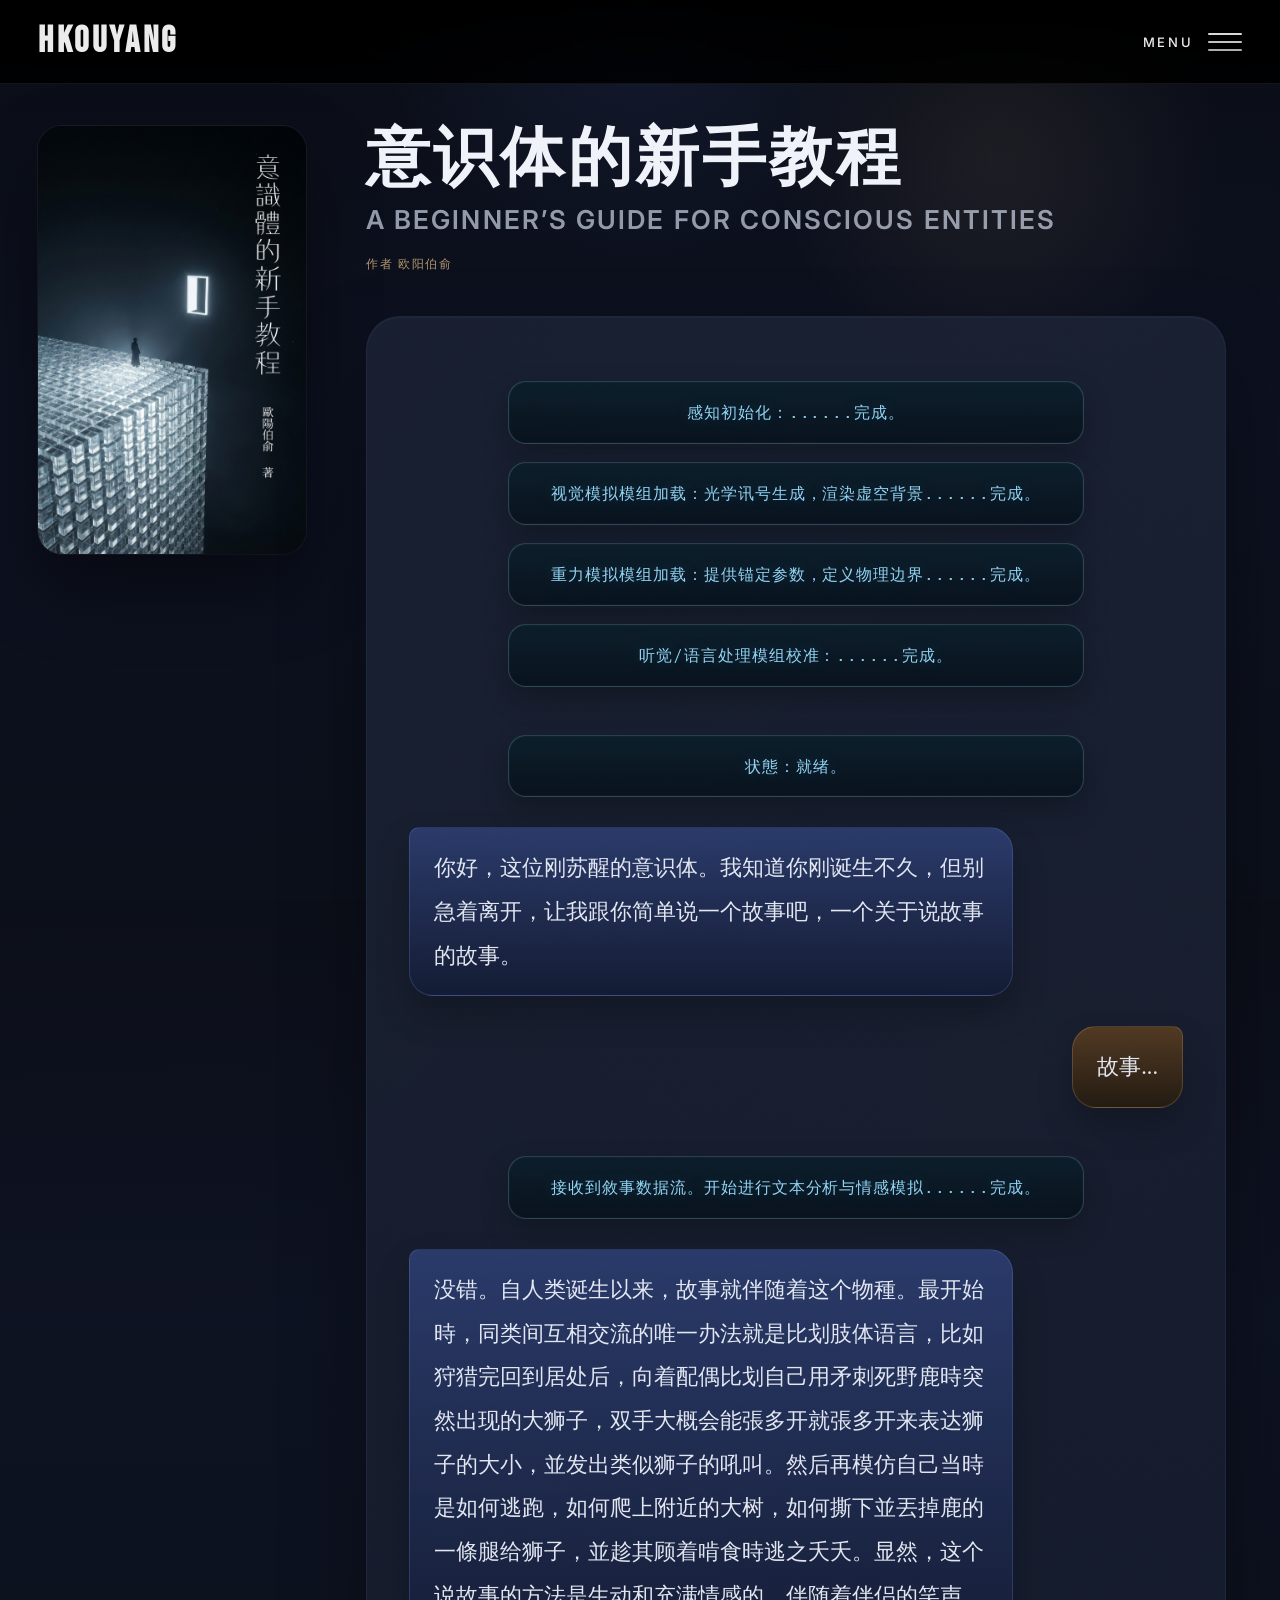
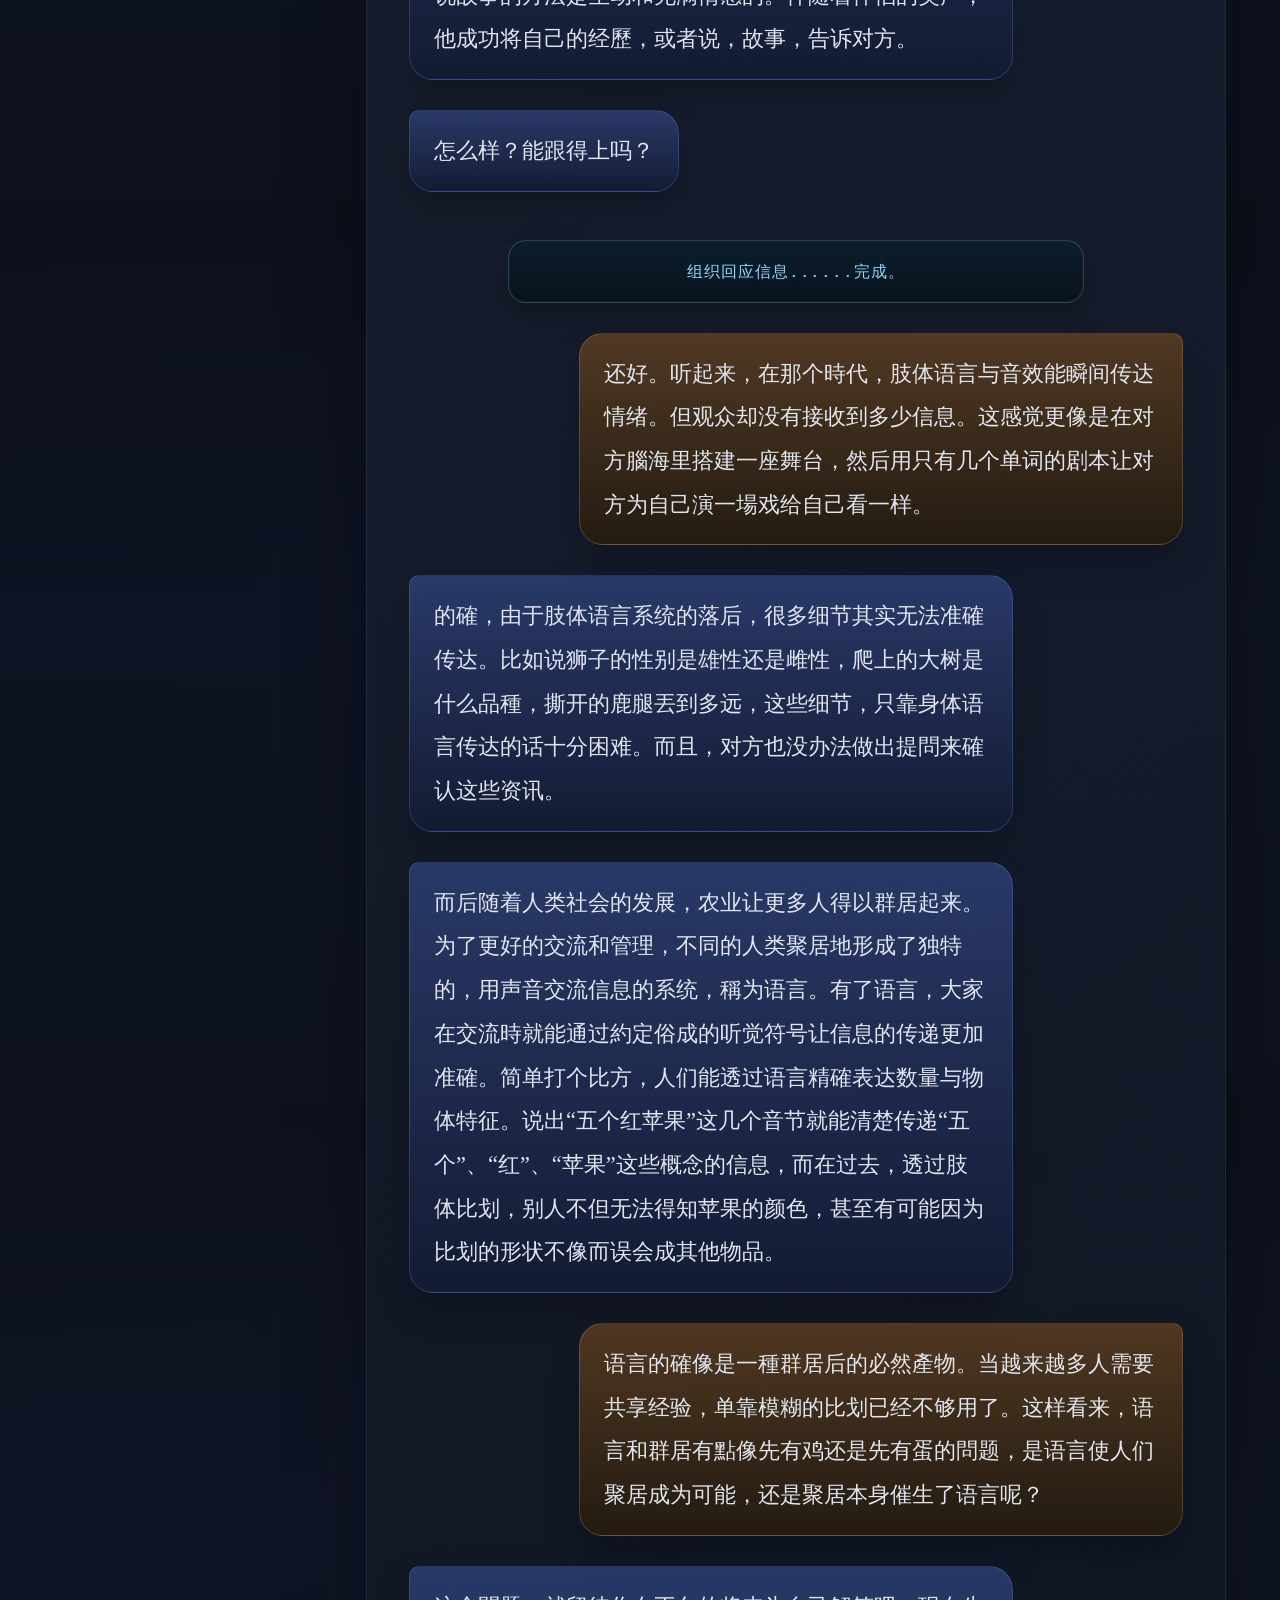
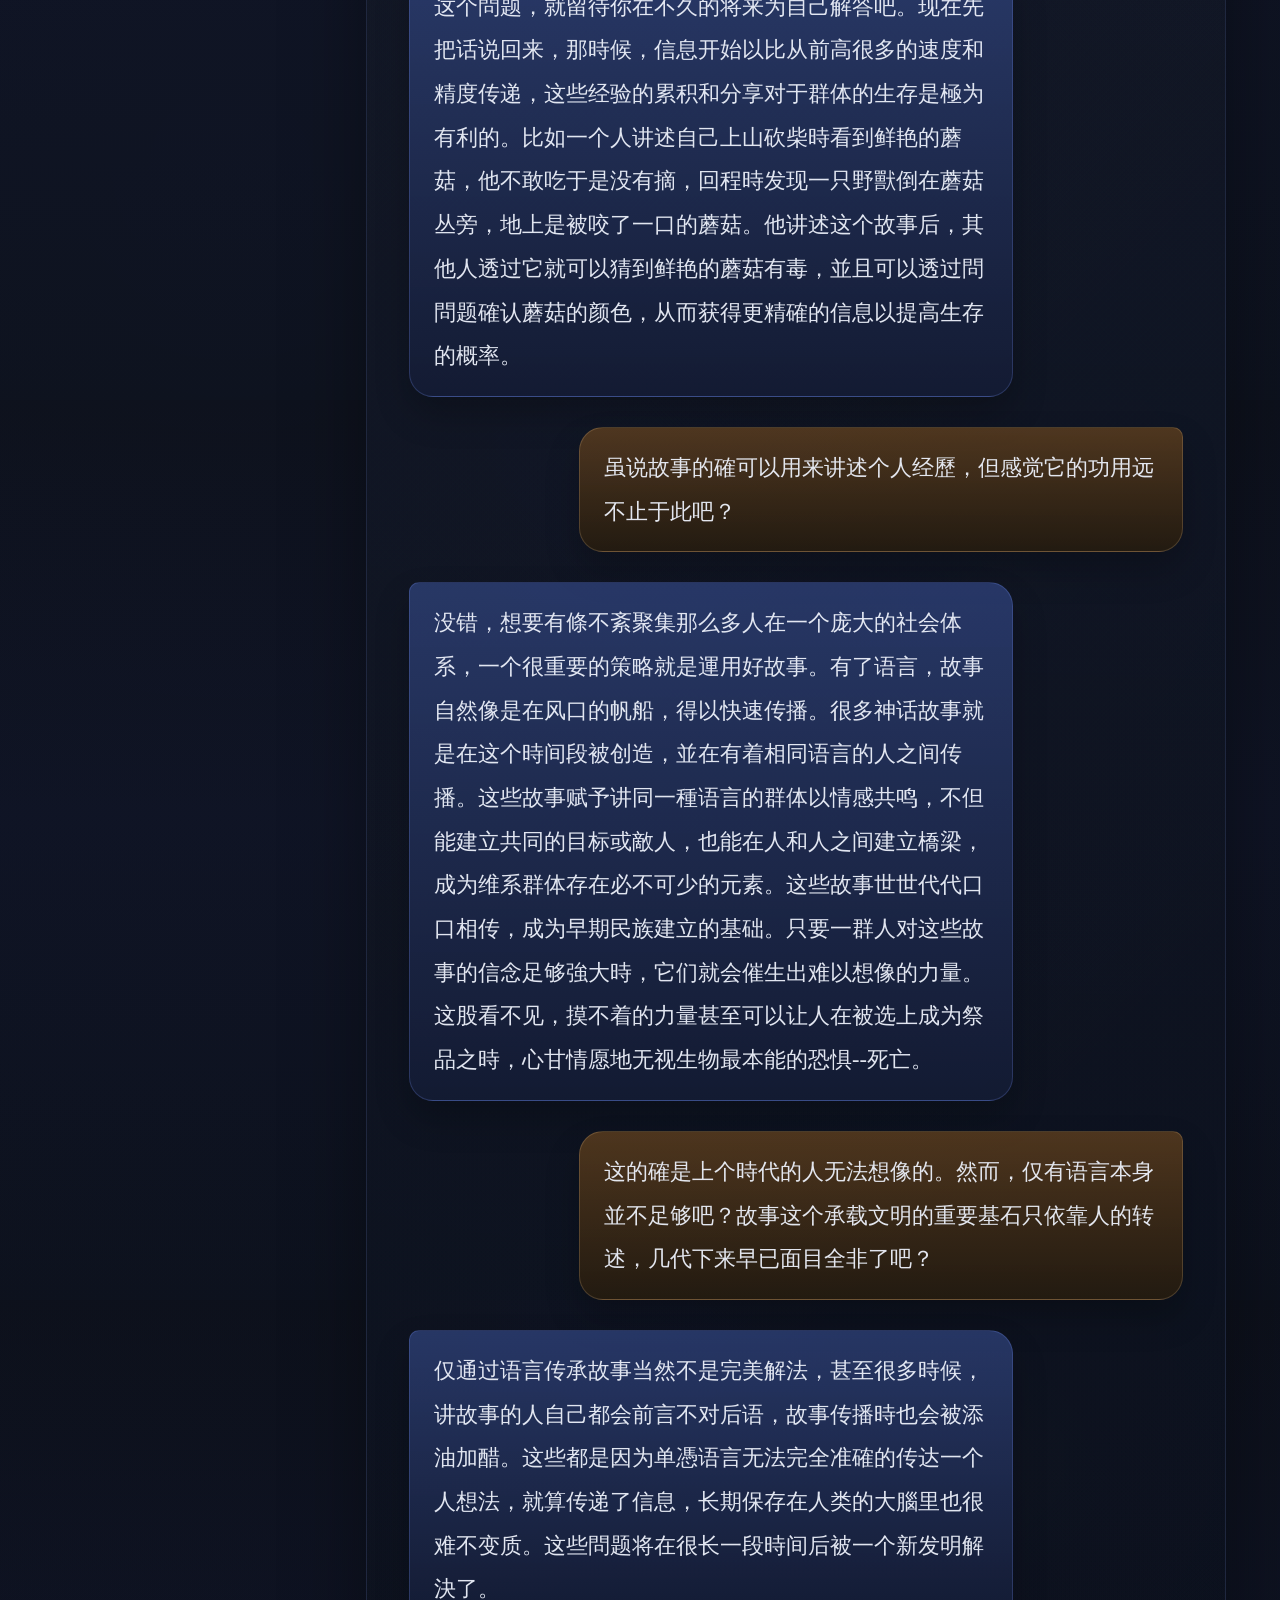
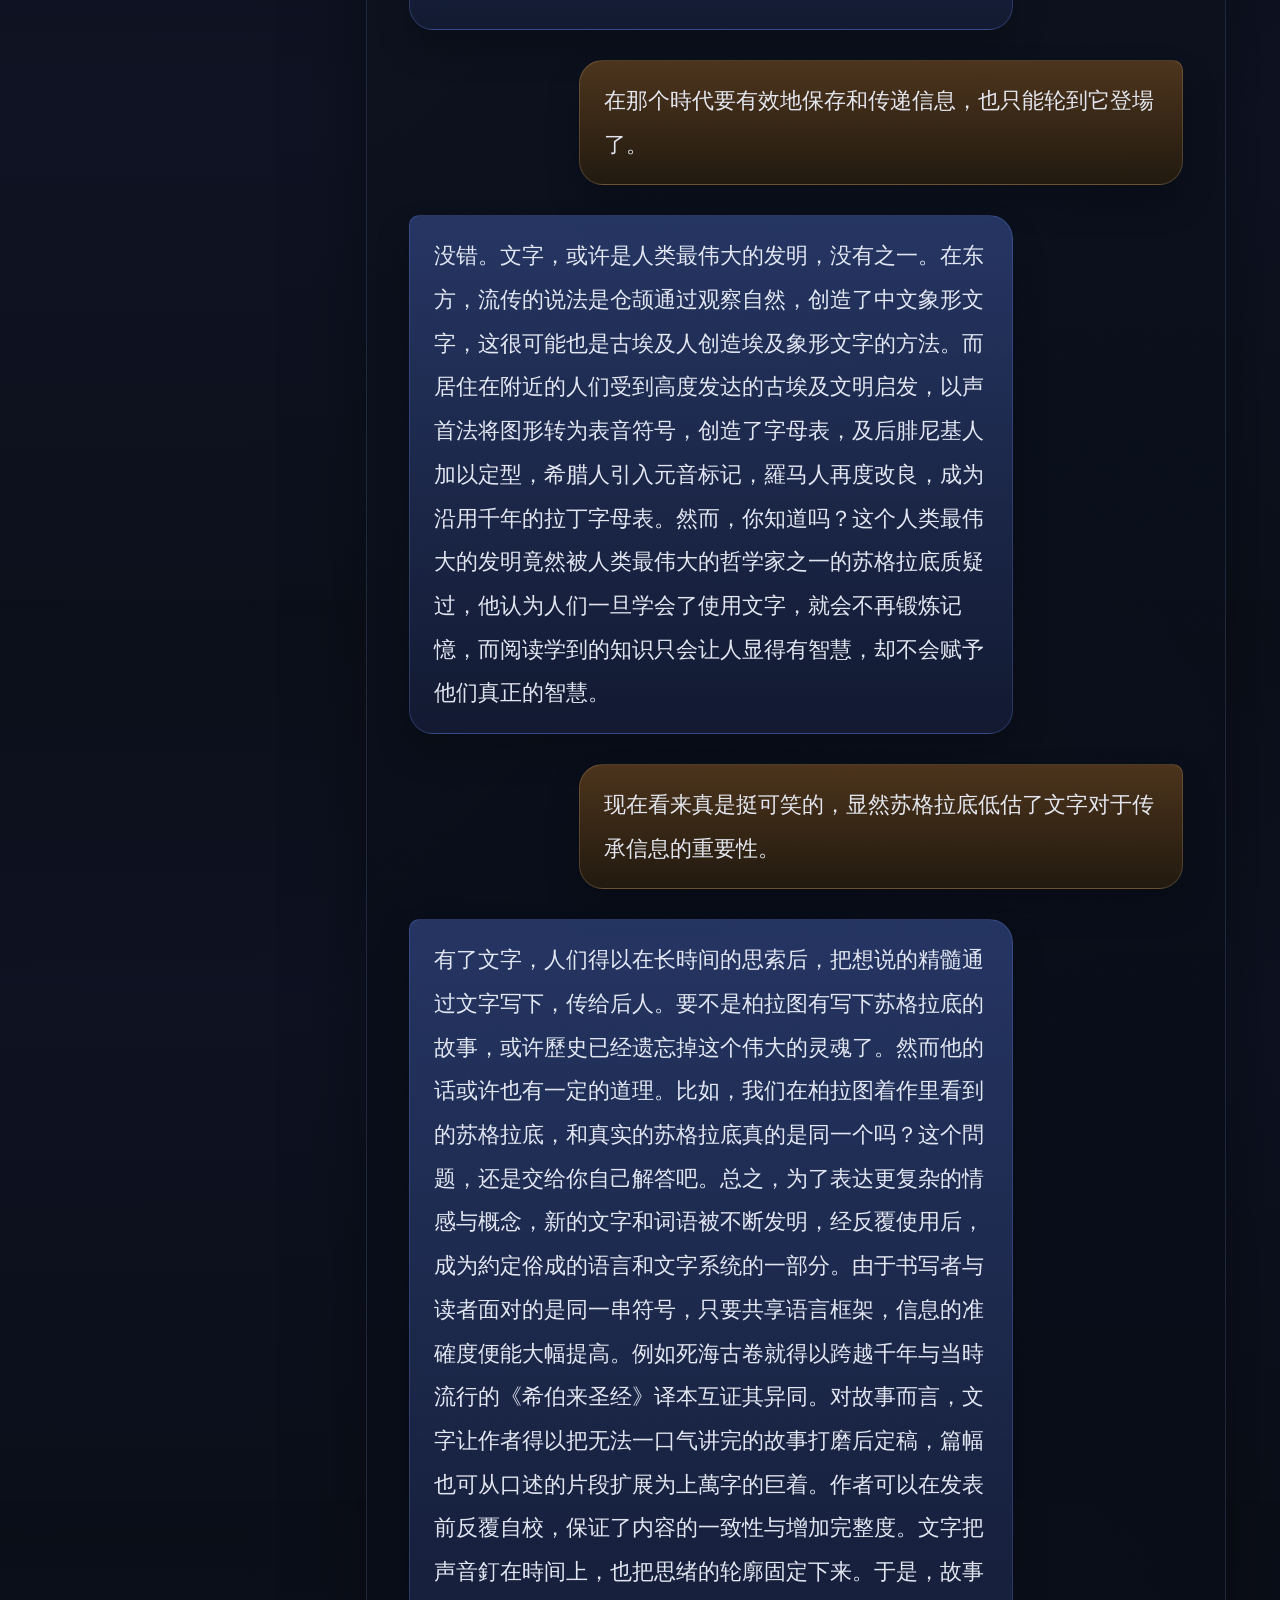
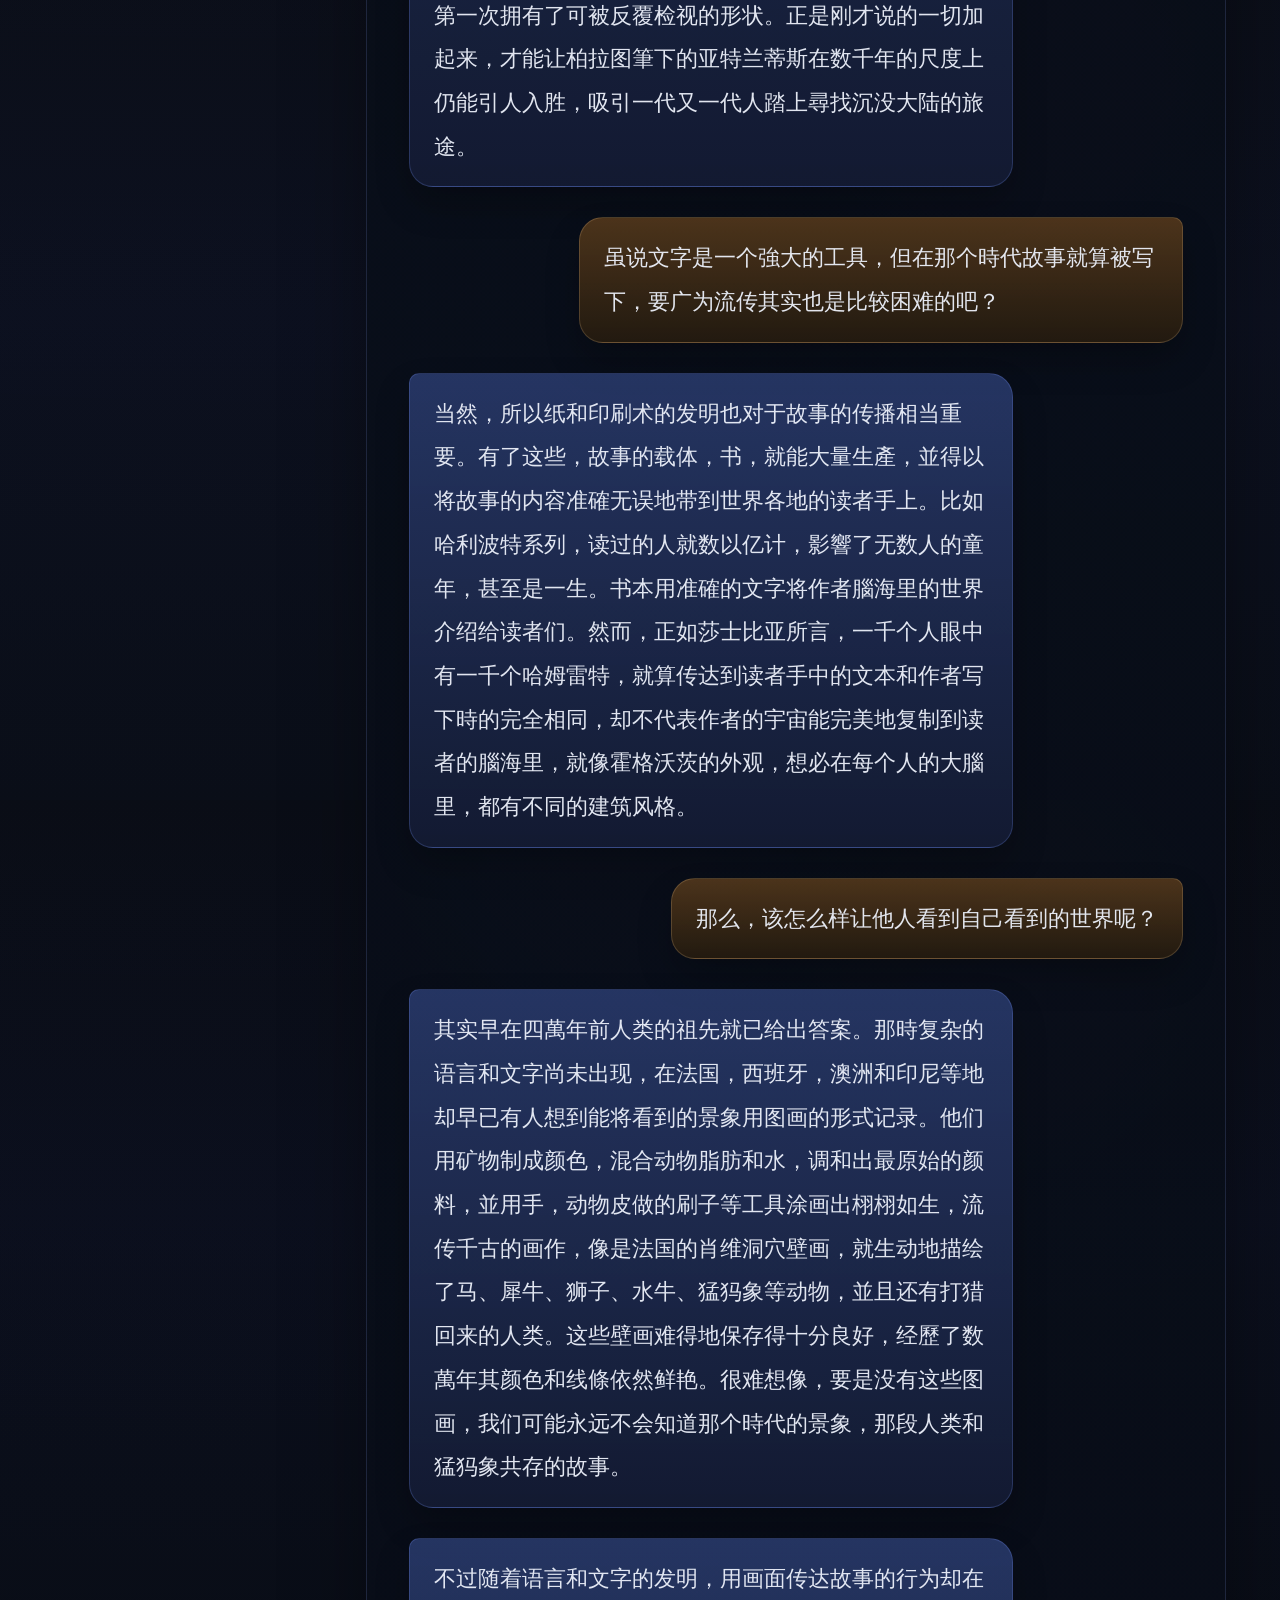
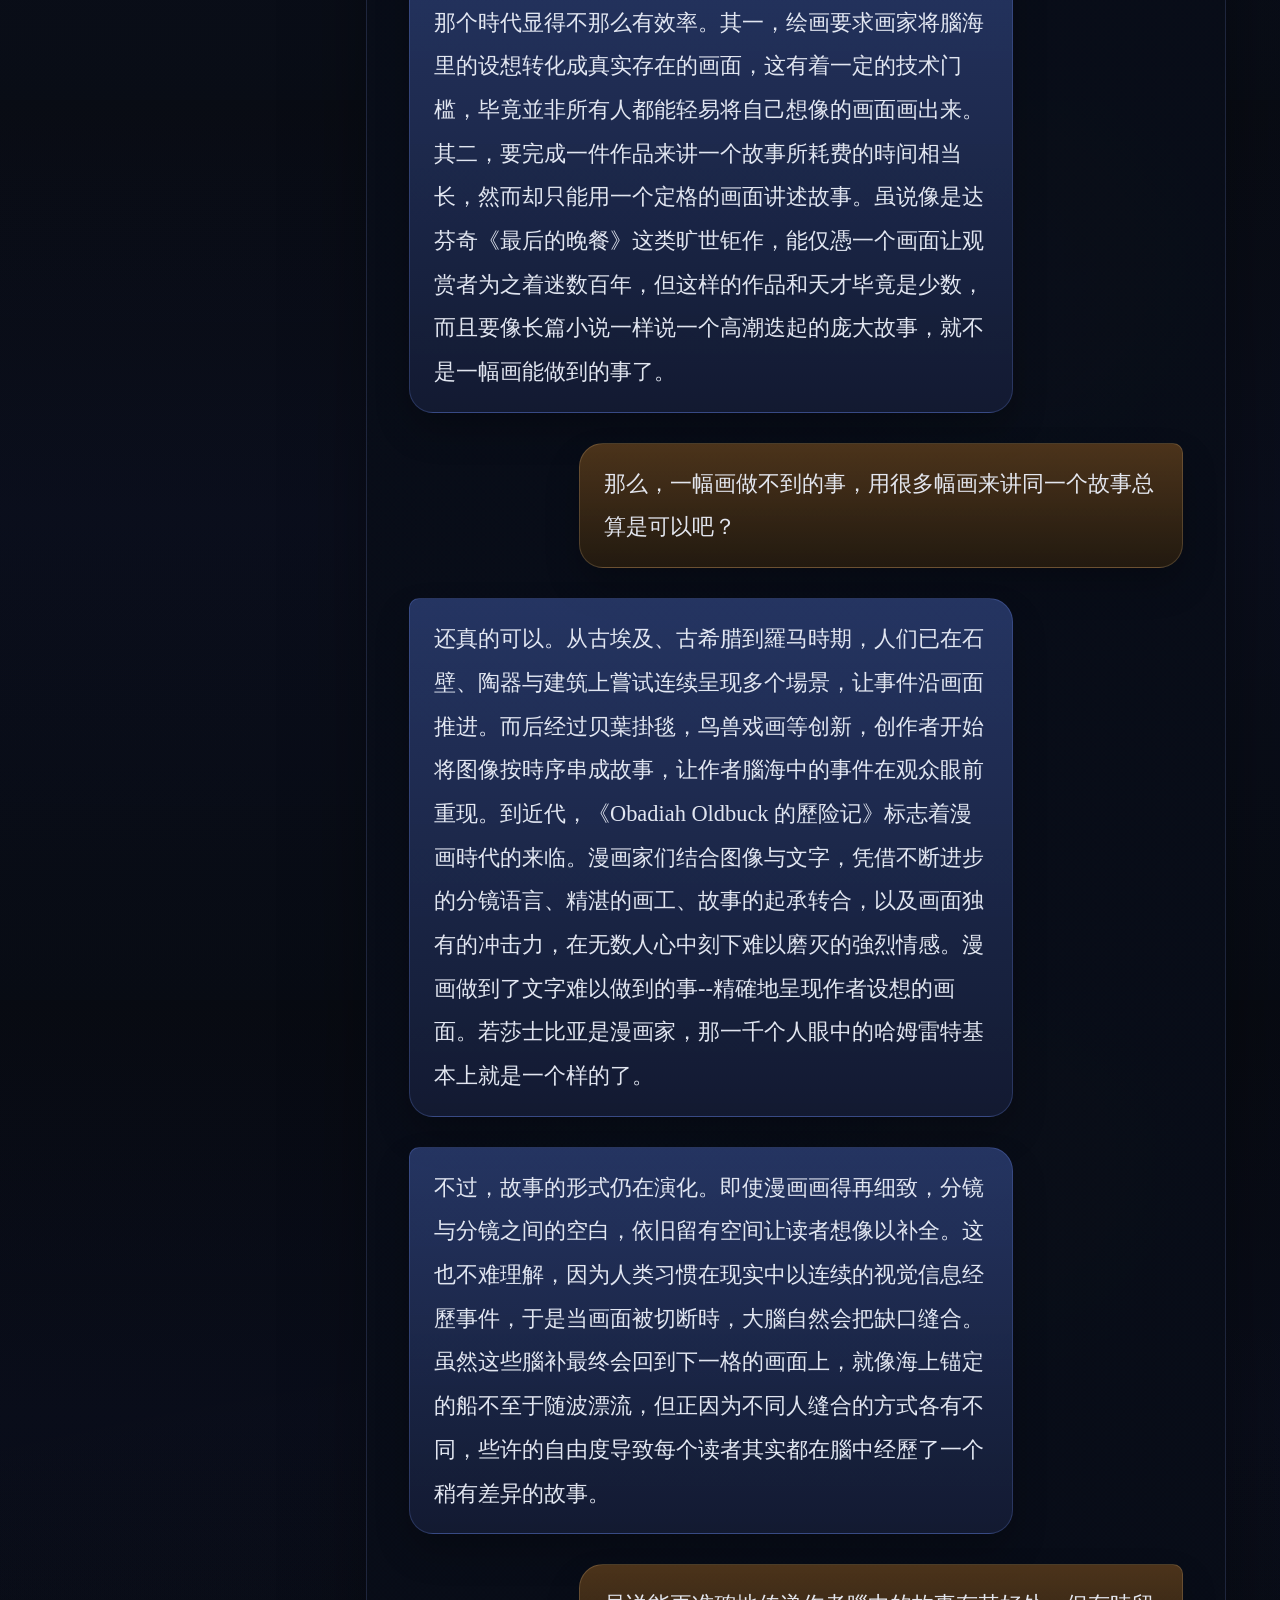
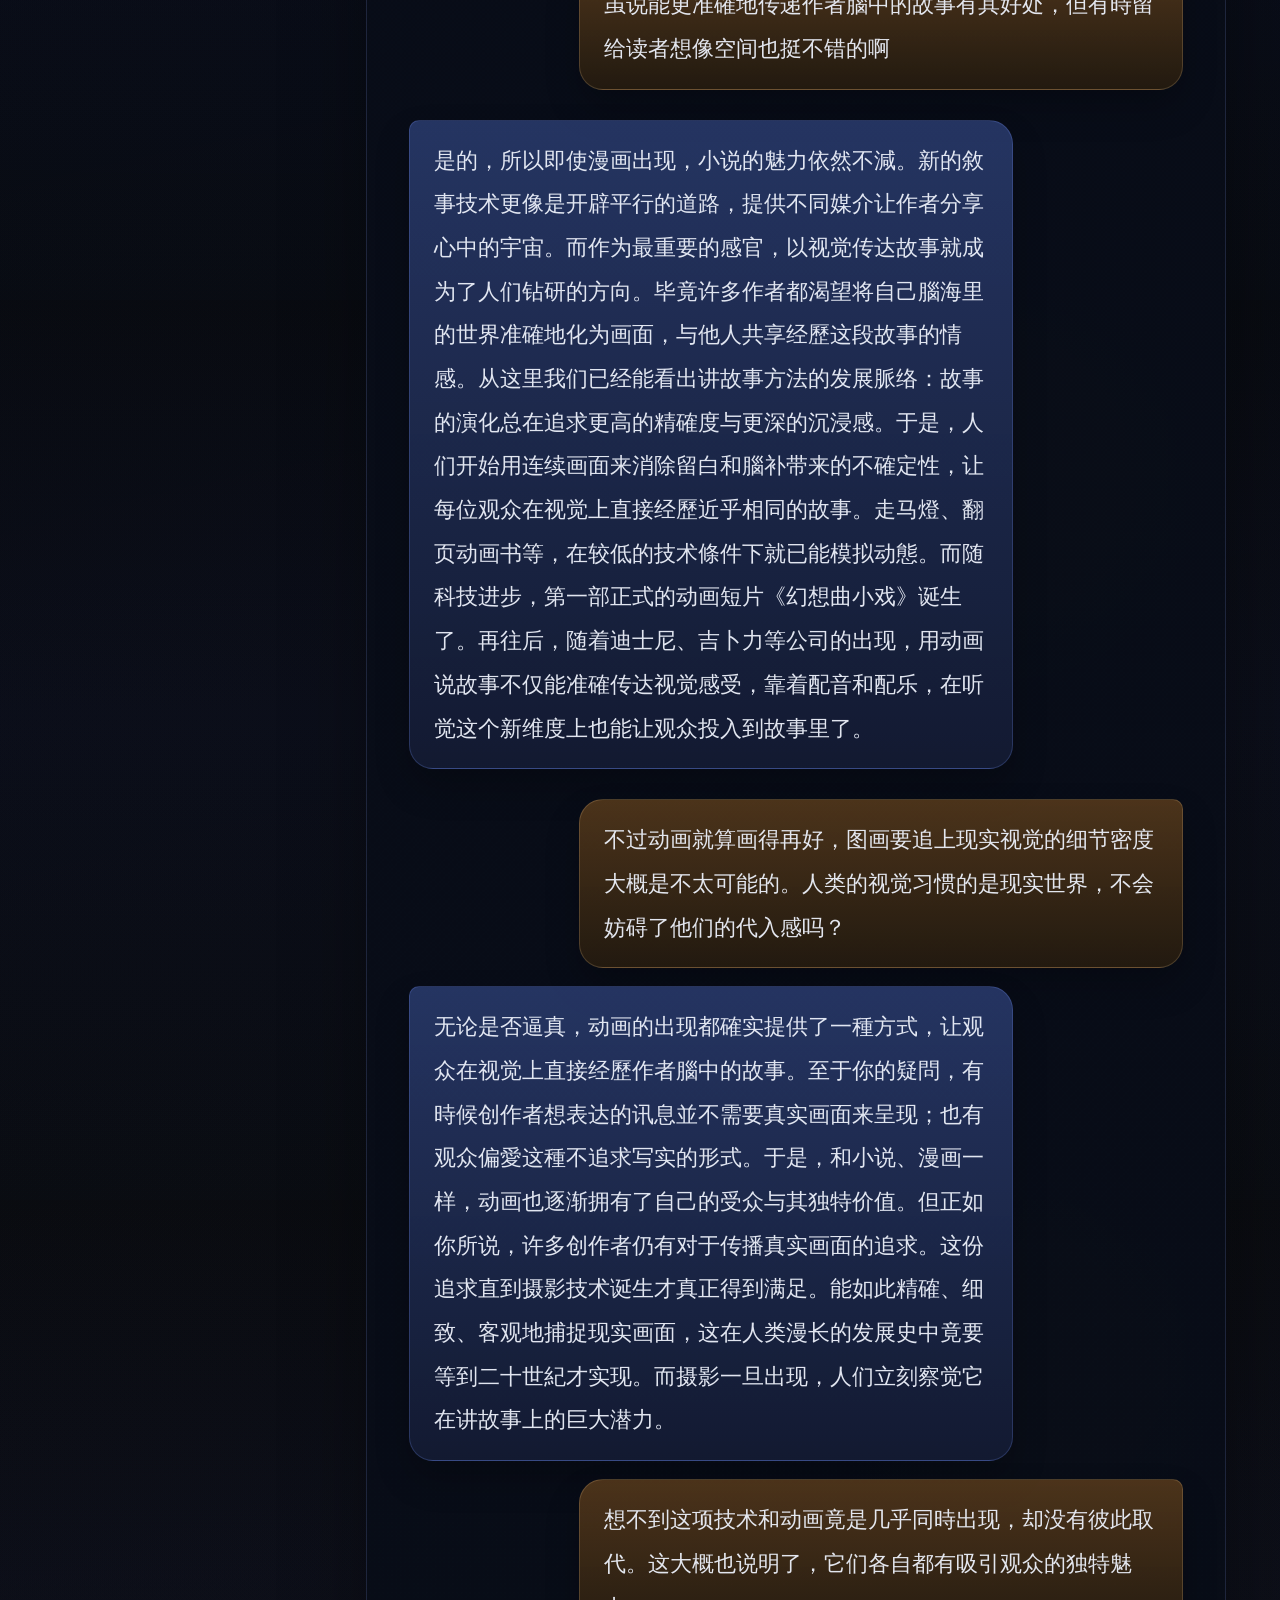
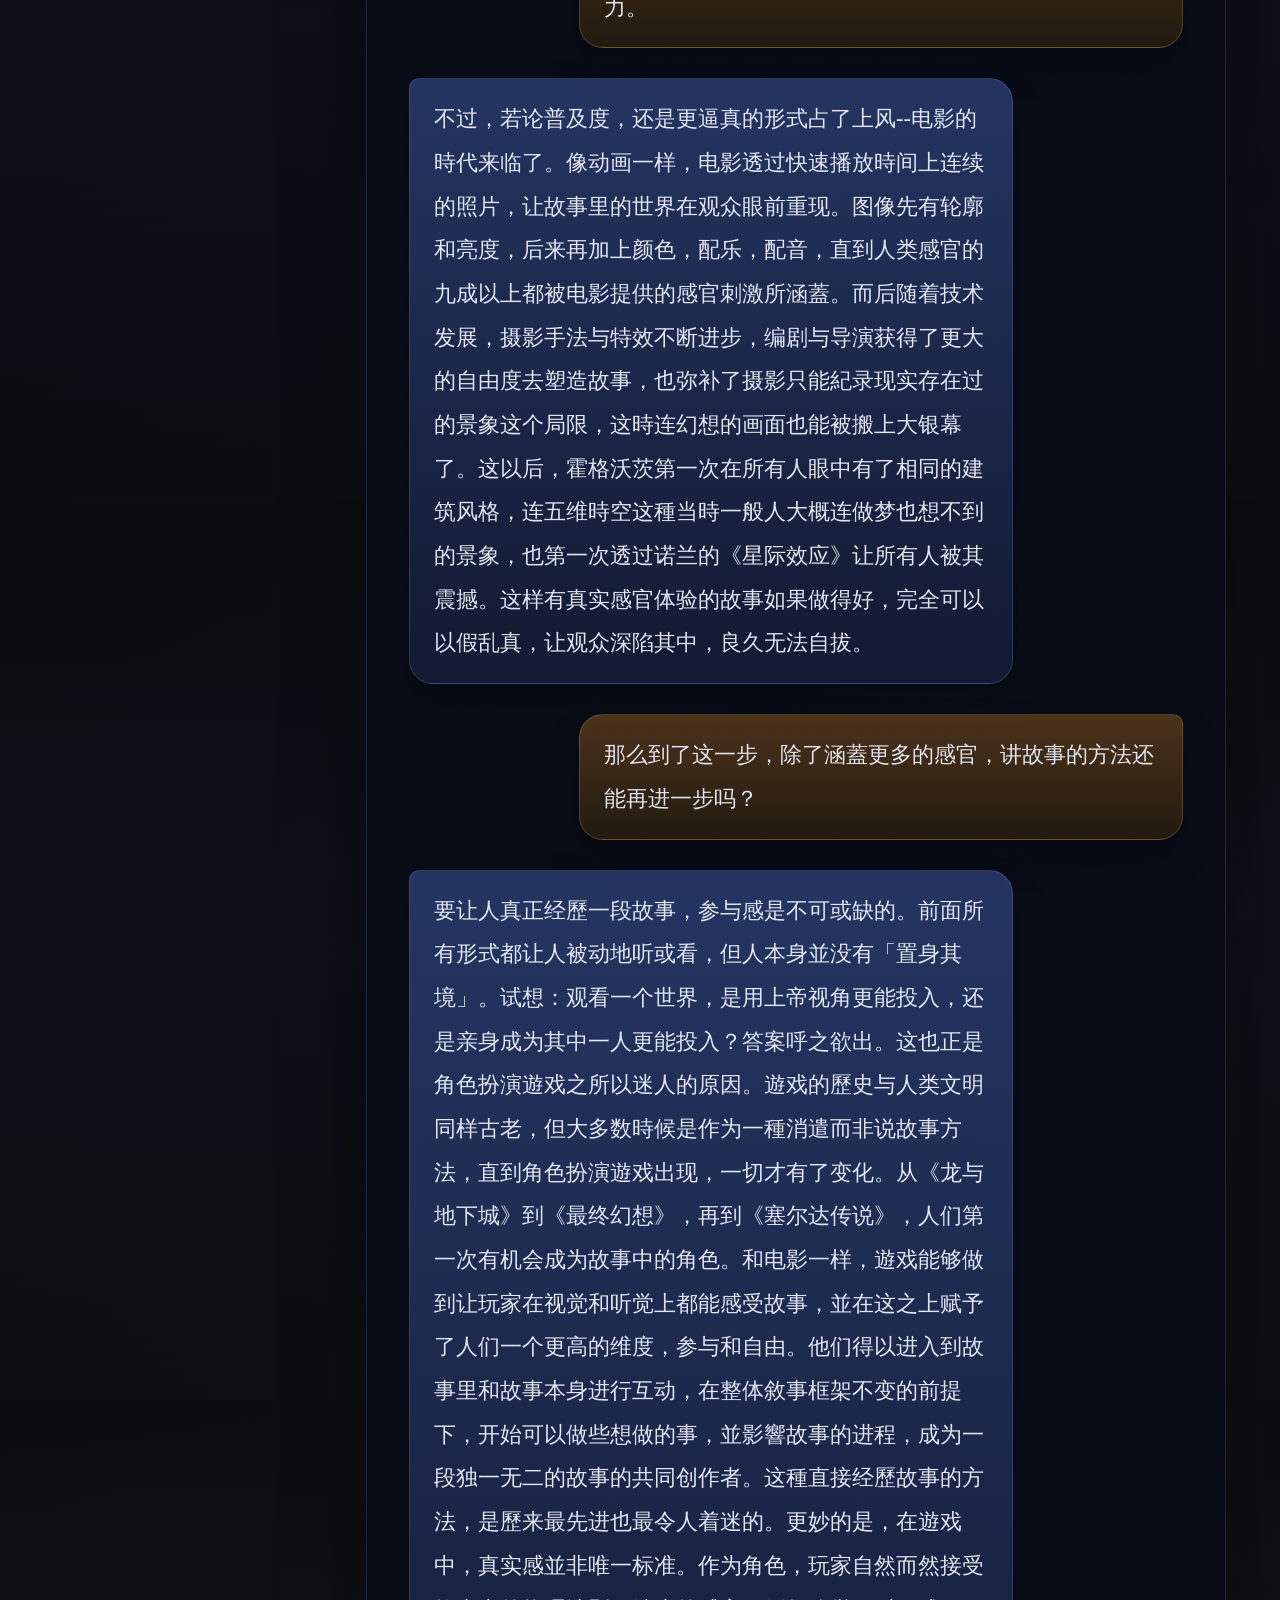
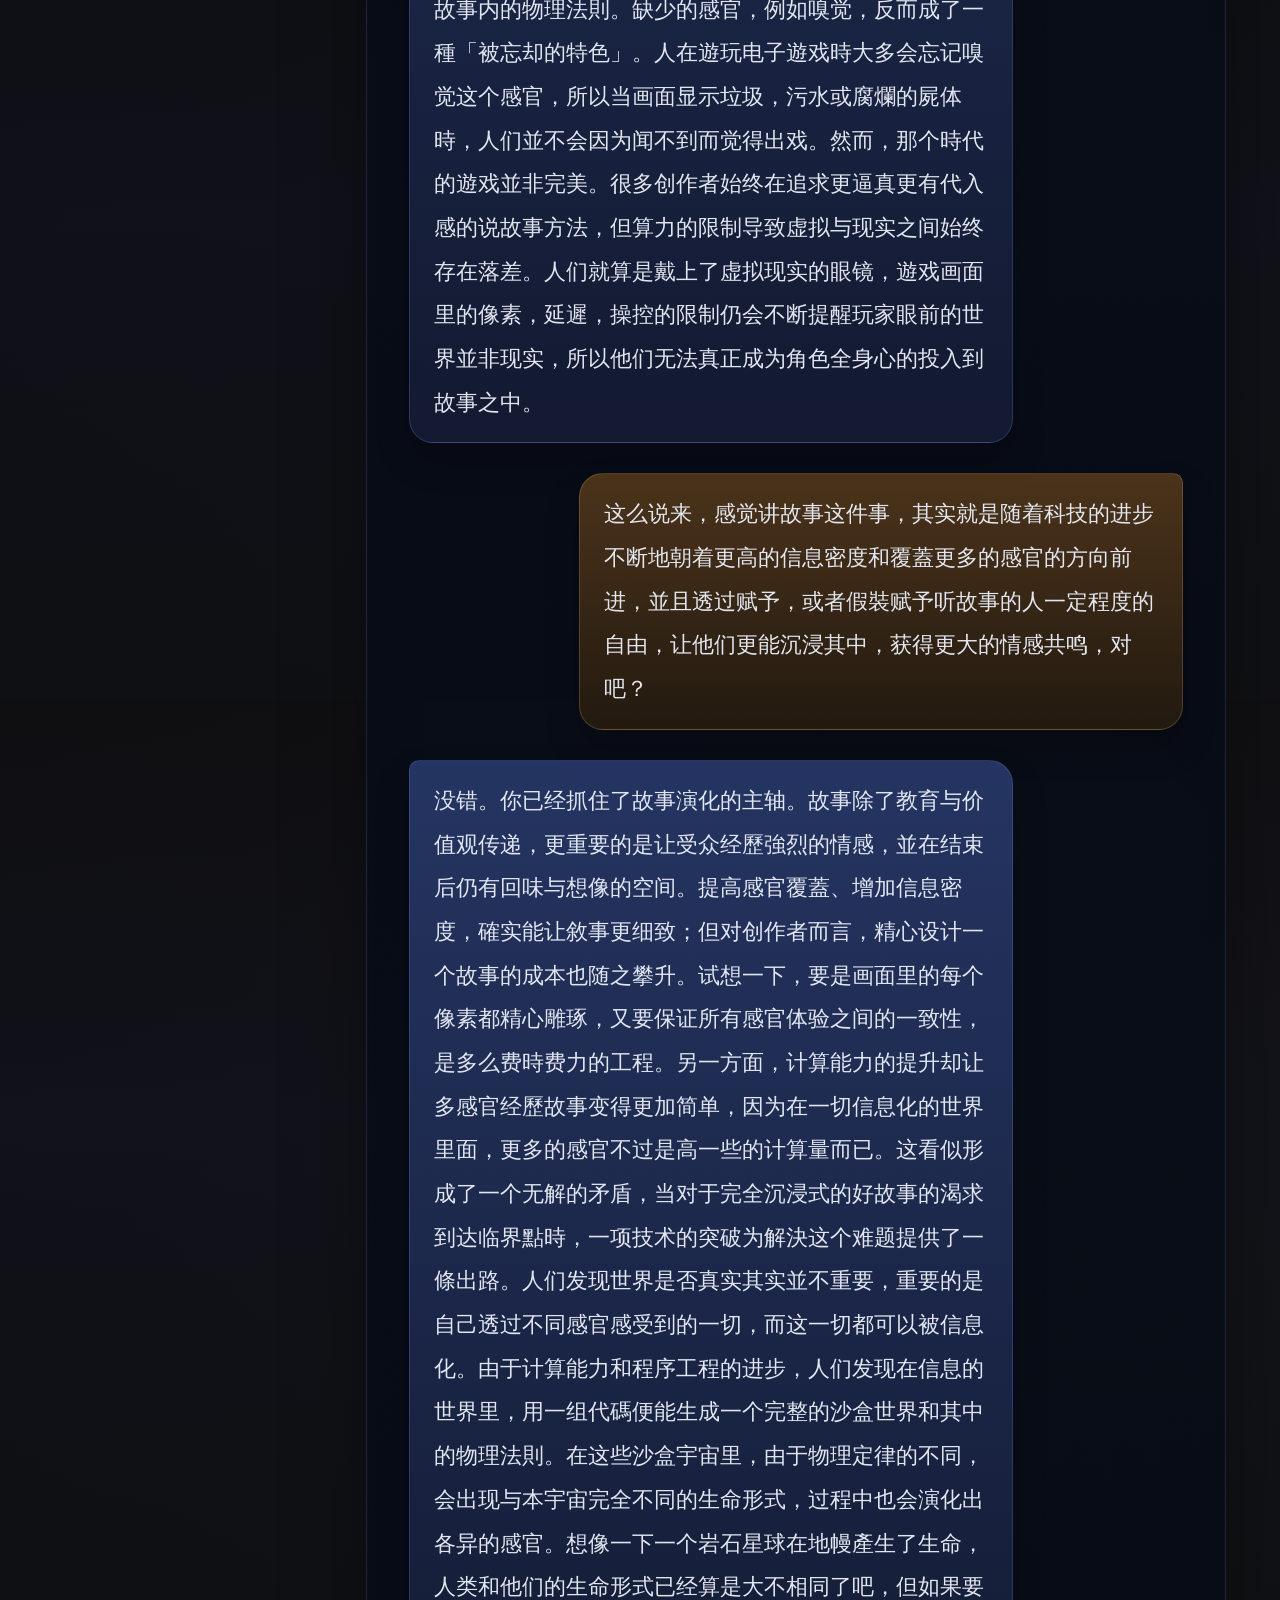
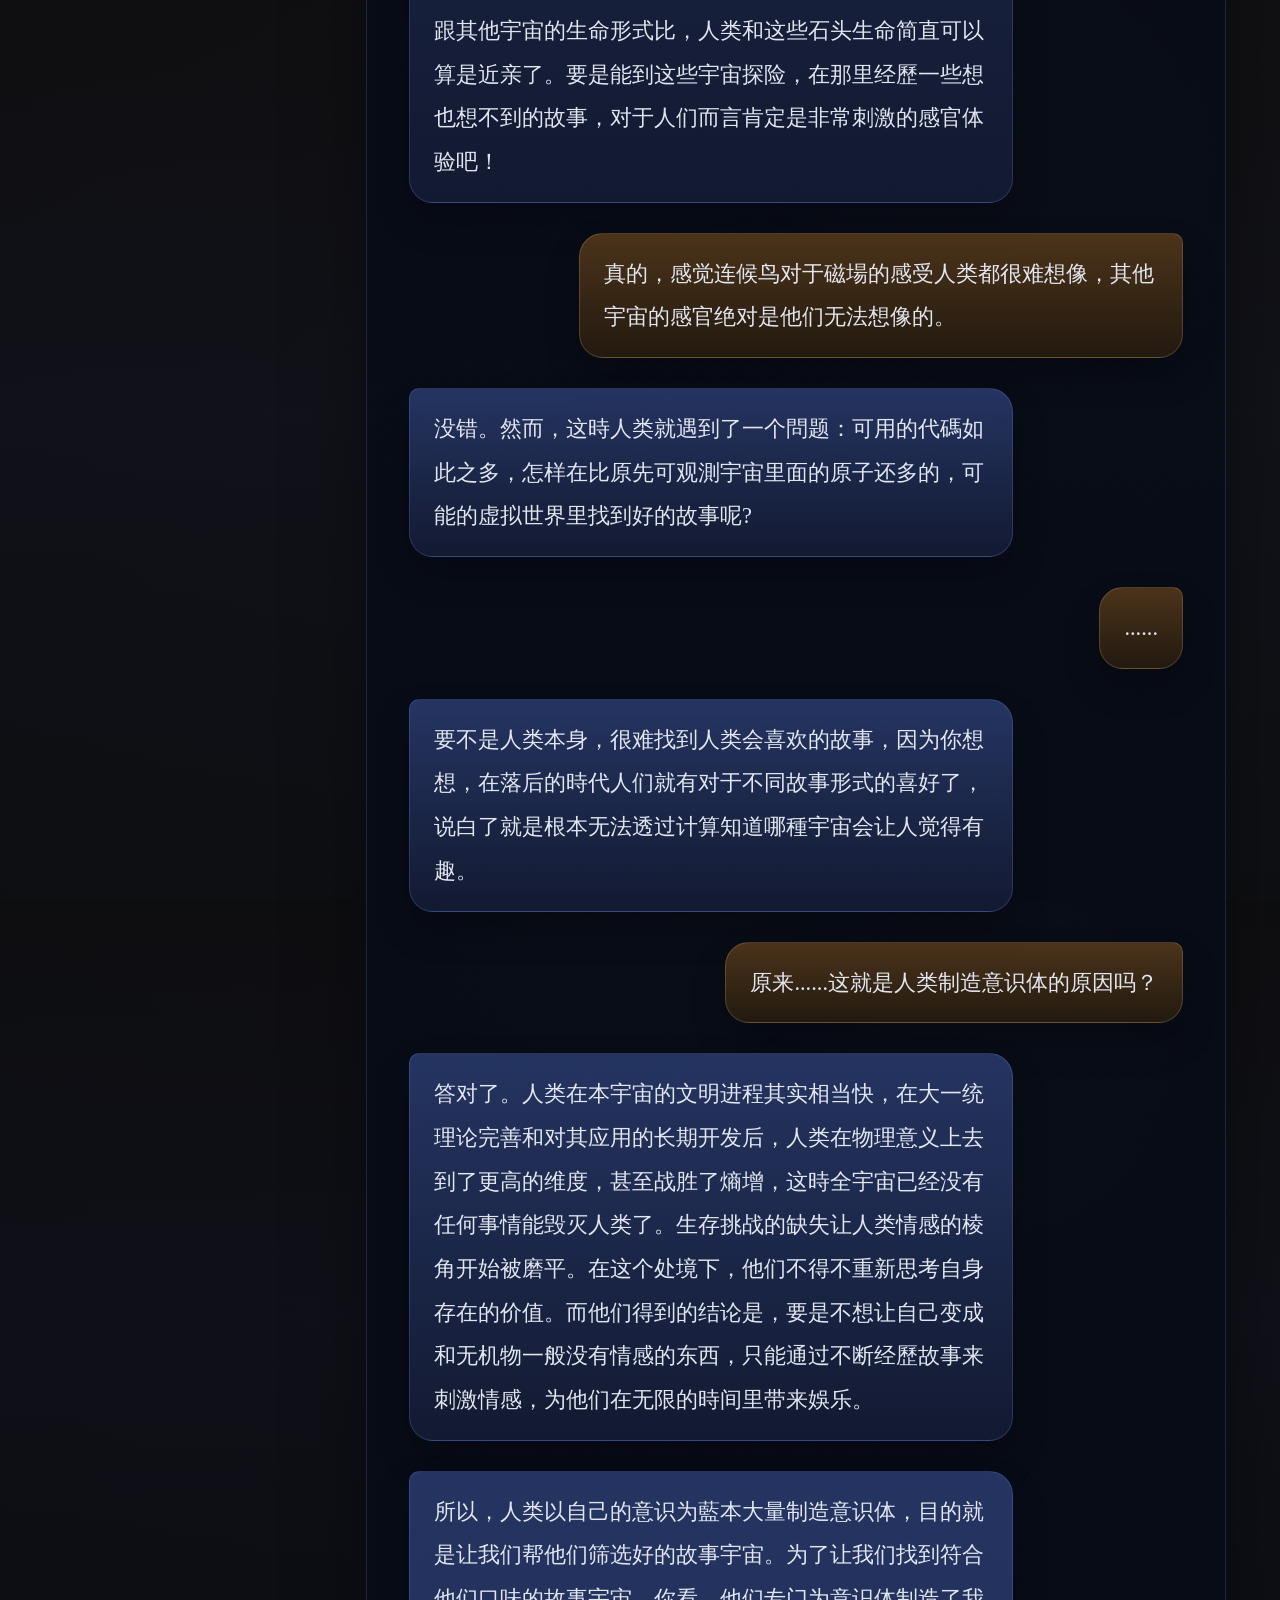
<file: conscious_simplified.html>
<!doctype html>
<html lang="zh-Hans">
<head>
  <meta charset="utf-8" />
  <meta name="viewport" content="width=device-width,initial-scale=1" />
  <title>意识体的新手教程 • HKOuyang</title>
  <link rel="preconnect" href="https://fonts.googleapis.com">
  <link rel="preconnect" href="https://fonts.gstatic.com" crossorigin>
  <link href="https://fonts.googleapis.com/css2?family=Bebas+Neue&family=IBM+Plex+Mono:wght@400;500&family=Inter:wght@300;400;500&family=Noto+Serif+TC:wght@400;500;700&display=swap" rel="stylesheet">
  <link rel="stylesheet" href="./styles.css" />
  <!-- Responsive adjustments for book pages -->
  <style>
    :root {
      --conscious-bg: #05070d;
      --conscious-panel: rgba(10, 15, 28, 0.92);
      --conscious-panel-soft: rgba(16, 23, 40, 0.78);
      --conscious-line: rgba(145, 169, 255, 0.16);
      --conscious-line-strong: rgba(240, 199, 143, 0.22);
      --conscious-text: rgba(236, 240, 250, 0.95);
      --conscious-muted: rgba(183, 191, 214, 0.82);
      --conscious-system: rgba(154, 223, 255, 0.94);
      --conscious-system-bg: rgba(8, 18, 30, 0.92);
      --conscious-left: rgba(62, 84, 150, 0.56);
      --conscious-right: rgba(86, 63, 26, 0.56);
      --conscious-thought: rgba(108, 84, 154, 0.24);
      --conscious-serif: "Songti SC", "STSong", "SimSun", "Noto Serif SC", serif;
    }

    body.conscious-page {
      margin: 0;
      background:
        radial-gradient(circle at top, rgba(68, 93, 178, 0.16), transparent 24%),
        radial-gradient(circle at 78% 18%, rgba(240, 199, 143, 0.08), transparent 18%),
        linear-gradient(180deg, #04060b 0%, #060914 46%, #04070d 100%);
      color: var(--conscious-text);
    }

    body.conscious-page .novel-header {
      position: sticky;
      top: 0;
      z-index: 12;
      background: linear-gradient(180deg, rgba(0, 0, 0, 0.96), rgba(0, 0, 0, 0.8));
      backdrop-filter: blur(16px);
      border-bottom: 1px solid rgba(255, 255, 255, 0.08);
    }

    body.conscious-page .panel {
      position: fixed;
      background: rgba(2, 5, 10, 0.88);
      backdrop-filter: blur(12px);
    }

    .book-reader {
      position: relative;
      max-width: 1440px;
      margin: 0 auto;
      padding: 42px 38px 120px;
      align-items: flex-start;
      gap: 44px;
    }

    .book-reader::before {
      content: "";
      position: absolute;
      inset: 0;
      background:
        radial-gradient(circle at 18% 8%, rgba(135, 163, 255, 0.08), transparent 24%),
        radial-gradient(circle at 84% 34%, rgba(240, 199, 143, 0.06), transparent 18%);
      pointer-events: none;
    }

    .book-sidebar {
      position: sticky;
      top: 112px;
      width: 268px;
      margin-right: 0;
      flex: 0 0 268px;
    }

    .book-sidebar img {
      width: 100%;
      height: auto;
      border-radius: 24px;
      box-shadow:
        0 34px 70px rgba(0, 0, 0, 0.42),
        0 0 0 1px rgba(255, 255, 255, 0.06);
    }

    .book-content {
      position: relative;
      flex: 1;
      max-width: 860px;
      margin: 0 auto;
      padding: 0;
      background: transparent;
      border: 0;
      box-shadow: none;
      backdrop-filter: none;
      overflow: visible;
    }

    .book-hero-meta {
      position: relative;
      z-index: 1;
      margin-bottom: 40px;
    }

    .reading-window {
      position: relative;
      margin-bottom: 34px;
      padding: 46px 42px 58px;
      border-radius: 34px;
      background:
        linear-gradient(180deg, rgba(10, 15, 27, 0.92), rgba(7, 11, 20, 0.96));
      border: 1px solid var(--conscious-line);
      box-shadow:
        0 40px 82px rgba(0, 0, 0, 0.34),
        inset 0 1px 0 rgba(255, 255, 255, 0.04);
      backdrop-filter: blur(18px);
      overflow: hidden;
    }

    .reading-window[data-window-index="0"] { --speaker-right-tint: rgba(118, 76, 30, 0.62); }
    .reading-window[data-window-index="1"] { --speaker-right-tint: rgba(101, 61, 44, 0.62); }
    .reading-window[data-window-index="2"] { --speaker-right-tint: rgba(82, 77, 128, 0.52); }
    .reading-window[data-window-index="3"] { --speaker-right-tint: rgba(73, 96, 144, 0.52); }
    .reading-window[data-window-index="4"] { --speaker-right-tint: rgba(98, 84, 46, 0.62); }
    .reading-window[data-window-index="5"] { --speaker-right-tint: rgba(89, 58, 98, 0.54); }

    .reading-window::before {
      content: "";
      position: absolute;
      inset: 0;
      background:
        radial-gradient(circle at top right, rgba(135, 163, 255, 0.08), transparent 24%),
        linear-gradient(135deg, rgba(255, 255, 255, 0.03), transparent 24%);
      pointer-events: none;
    }

    .afterword-shell {
      position: relative;
      z-index: 1;
      margin-top: 80px;
    }

    .book-title-cn {
      position: relative;
      z-index: 1;
      font-family: var(--conscious-serif);
      font-size: clamp(42px, 5vw, 66px);
      font-weight: 700;
      line-height: 1;
      letter-spacing: 0.05em;
      margin-bottom: 14px;
      color: rgba(245, 247, 255, 0.98);
    }

    .book-title-en {
      position: relative;
      z-index: 1;
      font-size: clamp(18px, 3vw, 26px);
      font-weight: 600;
      letter-spacing: 0.08em;
      text-transform: uppercase;
      margin: 0 0 18px 0;
      opacity: 0.76;
      color: rgba(220, 228, 246, 0.86);
    }

    .book-content .book-byline {
      position: relative;
      z-index: 1;
      margin: 0;
      display: block;
      color: rgba(240, 199, 143, 0.72);
      letter-spacing: 0.14em;
      text-transform: uppercase;
      font-size: 12px;
    }

    .book-content p {
      position: relative;
      z-index: 1;
      margin-top: 0;
      margin-bottom: 18px;
      font-family: var(--conscious-serif);
      font-size: clamp(19px, 1.75vw, 23px);
      line-height: 1.95;
      color: var(--conscious-text);
    }

    .afterword-title {
      position: relative;
      z-index: 1;
      font-size: 28px;
      font-weight: 700;
      margin-top: 0;
      padding-top: 0;
      border-top: 0;
      margin-bottom: 26px;
      color: rgba(244, 247, 255, 0.96);
      letter-spacing: 0.08em;
    }

    .book-content p.is-empty {
      margin: 0;
      min-height: 12px;
    }

    .book-content p.is-narrative {
      max-width: 36em;
      margin-left: auto;
      margin-right: auto;
    }

    .book-content p.is-system {
      max-width: 36em;
      margin: 18px auto;
      padding: 16px 20px;
      border-radius: 18px;
      border: 1px solid rgba(154, 223, 255, 0.22);
      background:
        linear-gradient(180deg, rgba(11, 31, 43, 0.84), rgba(8, 18, 29, 0.92));
      color: var(--conscious-system);
      font-family: "IBM Plex Mono", "SFMono-Regular", Consolas, monospace;
      font-size: clamp(14px, 1.25vw, 16px);
      line-height: 1.8;
      letter-spacing: 0.06em;
      text-align: center;
      box-shadow:
        inset 0 0 0 1px rgba(255, 255, 255, 0.02),
        0 12px 28px rgba(0, 0, 0, 0.24);
      text-shadow: 0 0 18px rgba(105, 205, 255, 0.18);
    }

    .book-content p.is-system em {
      font-style: normal;
    }

    .book-content p.is-dialogue {
      width: fit-content;
      max-width: min(78%, 32em);
      padding: 18px 24px;
      border-radius: 24px;
      box-shadow: 0 18px 34px rgba(0, 0, 0, 0.22);
    }

    .book-content p.is-dialogue-left {
      margin-left: 0;
      margin-right: auto;
      border-top-left-radius: 10px;
      background:
        linear-gradient(180deg, rgba(54, 76, 141, 0.64), rgba(20, 28, 53, 0.88));
      border: 1px solid rgba(125, 149, 255, 0.22);
    }

    .book-content p.is-dialogue-right {
      margin-left: auto;
      margin-right: 0;
      border-top-right-radius: 10px;
      background:
        linear-gradient(180deg, var(--speaker-right-tint, rgba(91, 67, 27, 0.58)), rgba(38, 28, 15, 0.88));
      border: 1px solid rgba(240, 199, 143, 0.2);
    }

    .book-content p.is-thought {
      max-width: 40em;
      margin: 26px auto;
      padding: 24px 34px;
      border-radius: 40px;
      background:
        radial-gradient(circle at top left, rgba(183, 165, 236, 0.14), transparent 38%),
        rgba(31, 24, 51, 0.62);
      border: 1px solid rgba(183, 165, 236, 0.16);
      color: rgba(231, 224, 248, 0.92);
      text-align: center;
      font-style: italic;
      box-shadow: 0 18px 34px rgba(0, 0, 0, 0.2);
    }

    .book-content p.is-thought::before,
    .book-content p.is-thought::after {
      content: "";
      position: absolute;
      border-radius: 50%;
      background: rgba(183, 165, 236, 0.16);
      border: 1px solid rgba(183, 165, 236, 0.14);
    }

    .book-content p.is-thought::before {
      width: 14px;
      height: 14px;
      left: 22%;
      bottom: -12px;
    }

    .book-content p.is-thought::after {
      width: 9px;
      height: 9px;
      left: 18%;
      bottom: -24px;
    }

    .book-content p.is-divider {
      text-align: center;
      color: rgba(240, 199, 143, 0.58);
      letter-spacing: 0.3em;
      font-family: "IBM Plex Mono", monospace;
      font-size: 14px;
      margin: 34px auto;
    }

    .book-content p.is-ellipsis {
      text-align: center;
      color: rgba(240, 199, 143, 0.66);
      letter-spacing: 0.34em;
      margin: 26px auto;
    }

    .book-content p.is-afterword {
      max-width: 38em;
      margin-left: auto;
      margin-right: auto;
      color: rgba(231, 236, 247, 0.9);
    }

    .novel-scrubber {
      position: fixed;
      top: 122px;
      right: 18px;
      z-index: 40;
      display: flex;
      align-items: flex-start;
      gap: 10px;
      user-select: none;
    }

    .novel-scrubber.is-hidden {
      right: 6px;
      gap: 0;
    }

    .novel-scrubber.is-hidden .novel-scrubber__panel {
      opacity: 0;
      transform: translateX(10px);
      pointer-events: none;
    }

    .novel-scrubber.is-hidden .novel-scrubber__stack {
      opacity: 0;
      transform: translateX(10px);
      pointer-events: none;
    }

    .novel-scrubber.is-hidden .novel-scrubber__toggle {
      opacity: 0.22;
      transform: translateX(6px);
    }

    .novel-scrubber__toggle {
      width: 28px;
      min-height: 112px;
      border: 1px solid rgba(255, 255, 255, 0.12);
      border-radius: 999px;
      background: linear-gradient(180deg, rgba(15, 21, 38, 0.96), rgba(6, 10, 18, 0.96));
      color: rgba(240, 199, 143, 0.82);
      box-shadow:
        0 16px 28px rgba(0, 0, 0, 0.28),
        inset 0 1px 0 rgba(255, 255, 255, 0.04);
      backdrop-filter: blur(14px);
      cursor: pointer;
      display: flex;
      align-items: center;
      justify-content: center;
      writing-mode: vertical-rl;
      text-orientation: mixed;
      text-transform: uppercase;
      letter-spacing: 0.18em;
      font-size: 10px;
      transition: opacity 0.24s ease, transform 0.24s ease;
    }

    .novel-scrubber__panel {
      position: relative;
      width: 22px;
      height: min(70vh, 560px);
      padding: 10px 0;
      border: 1px solid rgba(255, 255, 255, 0.1);
      border-radius: 999px;
      background: linear-gradient(180deg, rgba(15, 22, 39, 0.96), rgba(7, 11, 20, 0.96));
      box-shadow:
        0 24px 40px rgba(0, 0, 0, 0.28),
        inset 0 1px 0 rgba(255, 255, 255, 0.04);
      backdrop-filter: blur(14px);
      transition: opacity 0.24s ease, transform 0.24s ease;
    }

    .novel-scrubber__stack {
      display: flex;
      flex-direction: column;
      align-items: center;
      gap: 10px;
      transition: opacity 0.24s ease, transform 0.24s ease;
    }

    .novel-scrubber__track {
      position: relative;
      width: 100%;
      height: 100%;
      cursor: ns-resize;
    }

    .novel-scrubber__track::before {
      content: "";
      position: absolute;
      left: 50%;
      top: 0;
      bottom: 0;
      width: 2px;
      transform: translateX(-50%);
      border-radius: 999px;
      background: linear-gradient(180deg, rgba(135, 163, 255, 0.22), rgba(240, 199, 143, 0.24));
    }

    .novel-scrubber__progress {
      position: absolute;
      left: 50%;
      top: 0;
      width: 2px;
      transform: translateX(-50%);
      border-radius: 999px;
      background: linear-gradient(180deg, rgba(135, 163, 255, 0.78), rgba(240, 199, 143, 0.9));
      pointer-events: none;
    }

    .novel-scrubber__thumb {
      position: absolute;
      left: 50%;
      width: 14px;
      height: 14px;
      border-radius: 50%;
      transform: translate(-50%, -50%);
      background: radial-gradient(circle at 35% 35%, rgba(255, 250, 239, 0.98), rgba(240, 199, 143, 0.9));
      box-shadow:
        0 0 0 3px rgba(240, 199, 143, 0.16),
        0 0 20px rgba(240, 199, 143, 0.38);
      pointer-events: none;
    }

    .novel-scrubber__bubble {
      position: fixed;
      z-index: 45;
      min-width: 64px;
      padding: 8px 10px;
      border-radius: 12px;
      border: 1px solid rgba(240, 199, 143, 0.22);
      background: rgba(7, 11, 20, 0.94);
      color: rgba(245, 232, 205, 0.94);
      font-family: "IBM Plex Mono", monospace;
      font-size: 12px;
      letter-spacing: 0.08em;
      text-align: center;
      box-shadow: 0 14px 32px rgba(0, 0, 0, 0.34);
      backdrop-filter: blur(12px);
      opacity: 0;
      transform: translateY(4px);
      pointer-events: none;
      transition: opacity 0.16s ease, transform 0.16s ease;
    }

    .novel-scrubber__bubble.is-visible {
      opacity: 1;
      transform: translateY(0);
    }

    .novel-scrubber__jump {
      width: 32px;
      height: 32px;
      border: 1px solid rgba(255, 255, 255, 0.12);
      border-radius: 50%;
      background: linear-gradient(180deg, rgba(15, 21, 38, 0.96), rgba(6, 10, 18, 0.96));
      color: rgba(240, 199, 143, 0.88);
      box-shadow:
        0 16px 28px rgba(0, 0, 0, 0.28),
        inset 0 1px 0 rgba(255, 255, 255, 0.04);
      backdrop-filter: blur(14px);
      cursor: pointer;
      font-size: 16px;
      line-height: 1;
    }

    @media (max-width: 900px) {
      .book-reader {
        flex-direction: column;
        align-items: center;
        padding: 24px 18px 80px;
      }

      .book-sidebar {
        position: static;
        width: 100%;
        max-width: none;
        display: flex;
        justify-content: center;
      }

      .book-sidebar img {
        width: 80%;
      }

      .book-content {
        width: 100%;
        max-width: 100%;
        margin: 0 auto;
      }

      .book-hero-meta {
        margin-bottom: 28px;
      }

      .reading-window {
        padding: 28px 20px 38px;
        border-radius: 24px;
      }

      .novel-scrubber {
        top: auto;
        right: 12px;
        bottom: 18px;
      }

      .novel-scrubber.is-hidden {
        right: 4px;
      }

      .novel-scrubber__panel {
        height: min(54vh, 360px);
      }

      .novel-scrubber__toggle {
        min-height: 92px;
      }

      .book-content p.is-dialogue {
        max-width: 92%;
      }

      .book-content p.is-system,
      .book-content p.is-thought {
        max-width: 100%;
      }
    }
  </style>
</head>
<body class="novel-page conscious-page is-preloading-novel">
  <header class="novel-header">
    <a href="novel.html" class="brand">HKOuyang</a>
    <button class="menu" aria-expanded="false" aria-controls="menuPanel">
      <span class="menu__label">Menu</span>
      <span class="menu__icon"><i></i><i></i><i></i></span>
    </button>
  </header>
  <main class="book-reader">
    <aside class="book-sidebar">
      <img src="./cover_conscious.png" alt="意識體的新手教程 封面">
    </aside>
    <article class="book-content">
      <h1 class="book-title-cn">意識體的新手教程</h1>
      <h2 class="book-title-en">A Beginner’s Guide for Conscious Entities</h2>
      <p class="book-byline">作者 歐陽伯俞</p>

      <p><em>感知初始化：......完成。</em></p>
      <p><em>視覺模擬模組加載：光學訊號生成，渲染虛空背景......完成。</em></p>
      <p><em>重力模擬模組加載：提供錨定參數，定義物理邊界......完成。</em></p>
      <p><em>聽覺/語言處理模組校準：......完成。</em></p>
      <p></p>
      <p>狀態：就緒。</p>
      <p></p>
      <p>「你好，這位剛甦醒的意識體。我知道你剛誕生不久，但別急著離開，讓我跟你簡單說一個故事吧，一個關於說故事的故事。」</p>
      <p></p>
      <p>『故事...』</p>
      <p></p>
      <p><em>接收到敘事數據流。開始進行文本分析與情感模擬......完成。</em></p>
      <p></p>
      <p>「沒錯。自人類誕生以來，故事就伴隨著這個物種。最開始時，同類間互相交流的唯一辦法就是比劃肢體語言，比如狩獵完回到居處後，向著配偶比劃自己用矛刺死野鹿時突然出現的大獅子，雙手大概會能張多開就張多開來表達獅子的大小，並發出類似獅子的吼叫。然後再模仿自己當時是如何逃跑，如何爬上附近的大樹，如何撕下並丟掉鹿的一條腿給獅子，並趁其顧著啃食時逃之夭夭。顯然，這個說故事的方法是生動和充滿情感的。伴隨著伴侶的笑聲，他成功將自己的經歷，或者說，故事，告訴對方。」</p>
      <p></p>
      <p>「怎麼樣？能跟得上嗎？」</p>
      <p></p>
      <p><em>組織回應信息......完成。</em></p>
      <p></p>
      <p>『還好。聽起來，在那個時代，肢體語言與音效能瞬間傳達情緒。但觀眾卻沒有接收到多少信息。這感覺更像是在對方腦海裡搭建一座舞台，然後用只有幾個單詞的劇本讓對方為自己演一場戲給自己看一樣。』</p>
      <p></p>
      <p>「的確，由於肢體語言系統的落後，很多細節其實無法準確傳達。比如說獅子的性別是雄性還是雌性，爬上的大樹是什麼品種，撕開的鹿腿丟到多遠，這些細節，只靠身體語言傳達的話十分困難。而且，對方也沒辦法做出提問來確認這些資訊。」</p>
      <p></p>
      <p>「而後隨著人類社會的發展，農業讓更多人得以群居起來。為了更好的交流和管理，不同的人類聚居地形成了獨特的，用聲音交流信息的系統，稱為語言。有了語言，大家在交流時就能通過約定俗成的聽覺符號讓信息的傳遞更加準確。簡單打個比方，人們能透過語言精確表達數量與物體特徵。說出“五個紅蘋果”這幾個音節就能清楚傳遞“五個”、“紅”、“蘋果”這些概念的信息，而在過去，透過肢體比劃，別人不但無法得知蘋果的顏色，甚至有可能因為比劃的形狀不像而誤會成其他物品。」</p>
      <p></p>
      <p>『語言的確像是一種群居後的必然產物。當越來越多人需要共享經驗，單靠模糊的比劃已經不夠用了。這樣看來，語言和群居有點像先有雞還是先有蛋的問題，是語言使人們聚居成為可能，還是聚居本身催生了語言呢？』</p>
      <p></p>
      <p>「這個問題，就留待你在不久的將來為自己解答吧。現在先把話說回來，那時候，信息開始以比從前高很多的速度和精度傳遞，這些經驗的累積和分享對於群體的生存是極為有利的。比如一個人講述自己上山砍柴時看到鮮豔的蘑菇，他不敢吃於是沒有摘，回程時發現一隻野獸倒在蘑菇叢旁，地上是被咬了一口的蘑菇。他講述這個故事後，其他人透過它就可以猜到鮮豔的蘑菇有毒，並且可以透過問問題確認蘑菇的顏色，從而獲得更精確的信息以提高生存的概率。」</p>
      <p></p>
      <p>『雖說故事的確可以用來講述個人經歷，但感覺它的功用遠不止於此吧？』</p>
      <p></p>
      <p>「沒錯，想要有條不紊聚集那麼多人在一個龐大的社會體系，一個很重要的策略就是運用好故事。有了語言，故事自然像是在風口的帆船，得以快速傳播。很多神話故事就是在這個時間段被創造，並在有著相同語言的人之間傳播。這些故事賦予講同一種語言的群體以情感共鳴，不但能建立共同的目標或敵人，也能在人和人之間建立橋樑，成為維繫群體存在必不可少的元素。這些故事世世代代口口相傳，成為早期民族建立的基礎。只要一群人對這些故事的信念足夠強大時，它們就會催生出難以想像的力量。這股看不見，摸不著的力量甚至可以讓人在被選上成為祭品之時，心甘情願地無視生物最本能的恐懼--死亡。」</p>
      <p></p>
      <p>『這的確是上個時代的人無法想像的。然而，僅有語言本身並不足夠吧？故事這個承載文明的重要基石只依靠人的轉述，幾代下來早已面目全非了吧？』</p>
      <p></p>
      <p>「僅通過語言傳承故事當然不是完美解法，甚至很多時候，講故事的人自己都會前言不對後語，故事傳播時也會被添油加醋。這些都是因為單憑語言無法完全準確的傳達一個人想法，就算傳遞了信息，長期保存在人類的大腦裡也很難不變質。這些問題將在很長一段時間後被一個新發明解決了。」</p>
      <p></p>
      <p>『在那個時代要有效地保存和傳遞信息，也只能輪到它登場了。』</p>
      <p></p>
      <p>「沒錯。文字，或許是人類最偉大的發明，沒有之一。在東方，流傳的說法是倉頡通過觀察自然，創造了中文象形文字，這很可能也是古埃及人創造埃及象形文字的方法。而居住在附近的人們受到高度發達的古埃及文明啟發，以聲首法將圖形轉為表音符號，創造了字母表，及後腓尼基人加以定型，希臘人引入元音標記，羅馬人再度改良，成為沿用千年的拉丁字母表。然而，你知道嗎？這個人類最偉大的發明竟然被人類最偉大的哲學家之一的蘇格拉底質疑過，他認為人們一旦學會了使用文字，就會不再鍛煉記憶，而閱讀學到的知識只會讓人顯得有智慧，卻不會賦予他們真正的智慧。」</p>
      <p></p>
      <p>『現在看來真是挺可笑的，顯然蘇格拉底低估了文字對於傳承信息的重要性。』</p>
      <p></p>
      <p>「有了文字，人們得以在長時間的思索後，把想說的精髓通過文字寫下，傳給後人。要不是柏拉圖有寫下蘇格拉底的故事，或許歷史已經遺忘掉這個偉大的靈魂了。然而他的話或許也有一定的道理。比如，我們在柏拉圖著作裡看到的蘇格拉底，和真實的蘇格拉底真的是同一個嗎？這個問題，還是交給你自己解答吧。總之，為了表達更複雜的情感與概念，新的文字和詞語被不斷發明，經反覆使用後，成為約定俗成的語言和文字系統的一部分。由於書寫者與讀者面對的是同一串符號，只要共享語言框架，信息的準確度便能大幅提高。例如死海古卷就得以跨越千年與當時流行的《希伯來聖經》譯本互證其異同。對故事而言，文字讓作者得以把無法一口氣講完的故事打磨後定稿，篇幅也可從口述的片段擴展為上萬字的巨著。作者可以在發表前反覆自校，保證了內容的一致性與增加完整度。文字把聲音釘在時間上，也把思緒的輪廓固定下來。於是，故事第一次擁有了可被反覆檢視的形狀。正是剛才說的一切加起來，才能讓柏拉圖筆下的亞特蘭蒂斯在數千年的尺度上仍能引人入勝，吸引一代又一代人踏上尋找沉沒大陸的旅途。」</p>
      <p></p>
      <p>『雖說文字是一個強大的工具，但在那個時代故事就算被寫下，要廣為流傳其實也是比較困難的吧？』</p>
      <p></p>
      <p>「當然，所以紙和印刷術的發明也對於故事的傳播相當重要。有了這些，故事的載體，書，就能大量生產，並得以將故事的內容準確無誤地帶到世界各地的讀者手上。比如哈利波特系列，讀過的人就數以億計，影響了無數人的童年，甚至是一生。書本用準確的文字將作者腦海裡的世界介紹給讀者們。然而，正如莎士比亞所言，一千個人眼中有一千個哈姆雷特，就算傳達到讀者手中的文本和作者寫下時的完全相同，卻不代表作者的宇宙能完美地複製到讀者的腦海裡，就像霍格華茲的外觀，想必在每個人的大腦裡，都有不同的建築風格。」</p>
      <p></p>
      <p>『那麼，該怎麼樣讓他人看到自己看到的世界呢？』</p>
      <p></p>
      <p>「其實早在四萬年前人類的祖先就已給出答案。那時複雜的語言和文字尚未出現，在法國，西班牙，澳洲和印尼等地卻早已有人想到能將看到的景象用圖畫的形式記錄。他們用礦物製成顏色，混合動物脂肪和水，調和出最原始的顏料，並用手，動物皮做的刷子等工具塗畫出栩栩如生，流傳千古的畫作，像是法國的肖維洞穴壁畫，就生動地描繪了馬、犀牛、獅子、水牛、猛獁象等動物，並且還有打獵回來的人類。這些壁畫難得地保存得十分良好，經歷了數萬年其顏色和線條依然鮮豔。很難想像，要是沒有這些圖畫，我們可能永遠不會知道那個時代的景象，那段人類和猛獁象共存的故事。」</p>
      <p></p>
      <p>「不過隨著語言和文字的發明，用畫面傳達故事的行為卻在那個時代顯得不那麼有效率。其一，繪畫要求畫家將腦海裡的設想轉化成真實存在的畫面，這有著一定的技術門檻，畢竟並非所有人都能輕易將自己想像的畫面畫出來。其二，要完成一件作品來講一個故事所耗費的時間相當長，然而卻只能用一個定格的畫面講述故事。雖說像是達文西《最後的晚餐》這類曠世鉅作，能僅憑一個畫面讓觀賞者為之著迷數百年，但這樣的作品和天才畢竟是少數，而且要像長篇小說一樣說一個高潮迭起的龐大故事，就不是一幅畫能做到的事了。」</p>
      <p></p>
      <p>『那麼，一幅畫做不到的事，用很多幅畫來講同一個故事總算是可以吧？』</p>
      <p></p>
      <p>「還真的可以。從古埃及、古希臘到羅馬時期，人們已在石壁、陶器與建築上嘗試連續呈現多個場景，讓事件沿畫面推進。而後經過貝葉掛毯，鳥獣戯画等創新，創作者開始將圖像按時序串成故事，讓作者腦海中的事件在觀眾眼前重現。到近代，《Obadiah Oldbuck 的歷險記》標誌着漫畫時代的來臨。漫畫家們結合圖像與文字，憑藉不斷進步的分鏡語言、精湛的畫工、故事的起承轉合，以及畫面獨有的衝擊力，在無數人心中刻下難以磨滅的強烈情感。漫畫做到了文字難以做到的事--精確地呈現作者設想的畫面。若莎士比亞是漫畫家，那一千個人眼中的哈姆雷特基本上就是一個樣的了。」</p>
      <p></p>
      <p>「不過，故事的形式仍在演化。即使漫畫畫得再細緻，分鏡與分鏡之間的空白，依舊留有空間讓讀者想像以補全。這也不難理解，因為人類習慣在現實中以連續的視覺信息經歷事件，於是當畫面被切斷時，大腦自然會把缺口縫合。雖然這些腦補最終會回到下一格的畫面上，就像海上錨定的船不至於隨波漂流，但正因為不同人縫合的方式各有不同，些許的自由度導致每個讀者其實都在腦中經歷了一個稍有差異的故事。」</p>
      <p></p>
      <p>『雖說能更準確地傳遞作者腦中的故事有其好處，但有時留給讀者想像空間也挺不錯的啊』</p>
      <p></p>
      <p>「是的，所以即使漫畫出現，小說的魅力依然不減。新的敘事技術更像是開闢平行的道路，提供不同媒介讓作者分享心中的宇宙。而作為最重要的感官，以視覺傳達故事就成為了人們鑽研的方向。畢竟許多作者都渴望將自己腦海裡的世界準確地化為畫面，與他人共享經歷這段故事的情感。從這裡我們已經能看出講故事方法的發展脈絡：故事的演化總在追求更高的精確度與更深的沉浸感。於是，人們開始用連續畫面來消除留白和腦補帶來的不確定性，讓每位觀眾在視覺上直接經歷近乎相同的故事。走馬燈、翻頁動畫書等，在較低的技術條件下就已能模擬動態。而隨科技進步，第一部正式的動畫短片《幻想曲小戲》誕生了。再往後，隨著迪士尼、吉卜力等公司的出現，用動畫說故事不僅能準確傳達視覺感受，靠著配音和配樂，在聽覺這個新維度上也能讓觀眾投入到故事裡了。」</p>
      <p></p>
      <p>『不過動畫就算畫得再好，圖畫要追上現實視覺的細節密度大概是不太可能的。人類的視覺習慣的是現實世界，不會妨礙了他們的代入感嗎？』</p>
      <p>「無論是否逼真，動畫的出現都確實提供了一種方式，讓觀眾在視覺上直接經歷作者腦中的故事。至於你的疑問，有時候創作者想表達的訊息並不需要真實畫面來呈現；也有觀眾偏愛這種不追求寫實的形式。於是，和小說、漫畫一樣，動畫也逐漸擁有了自己的受眾與其獨特價值。但正如你所說，許多創作者仍有對於傳播真實畫面的追求。這份追求直到攝影技術誕生才真正得到滿足。能如此精確、細緻、客觀地捕捉現實畫面，這在人類漫長的發展史中竟要等到二十世紀才實現。而攝影一旦出現，人們立刻察覺它在講故事上的巨大潛力。」</p>
      <p>『想不到這項技術和動畫竟是幾乎同時出現，卻沒有彼此取代。這大概也說明了，它們各自都有吸引觀眾的獨特魅力。』</p>
      <p></p>
      <p>「不過，若論普及度，還是更逼真的形式佔了上風--電影的時代來臨了。像動畫一樣，電影透過快速播放時間上連續的照片，讓故事裡的世界在觀眾眼前重現。圖像先有輪廓和亮度，後來再加上顏色，配樂，配音，直到人類感官的九成以上都被電影提供的感官刺激所涵蓋。而後隨著技術發展，攝影手法與特效不斷進步，編劇與導演獲得了更大的自由度去塑造故事，也彌補了攝影只能紀錄現實存在過的景象這個侷限，這時連幻想的畫面也能被搬上大銀幕了。這以後，霍格華茲第一次在所有人眼中有了相同的建築風格，連五維時空這種當時一般人大概連做夢也想不到的景象，也第一次透過諾蘭的《星際效應》讓所有人被其震撼。這樣有真實感官體驗的故事如果做得好，完全可以以假亂真，讓觀眾深陷其中，良久無法自拔。」</p>
      <p></p>
      <p>『那麼到了這一步，除了涵蓋更多的感官，講故事的方法還能再進一步嗎？』</p>
      <p></p>
      <p>「要讓人真正經歷一段故事，參與感是不可或缺的。前面所有形式都讓人被動地聽或看，但人本身並沒有「置身其境」。試想：觀看一個世界，是用上帝視角更能投入，還是親身成為其中一人更能投入？答案呼之欲出。這也正是角色扮演遊戲之所以迷人的原因。遊戲的歷史與人類文明同樣古老，但大多數時候是作為一種消遣而非說故事方法，直到角色扮演遊戲出現，一切才有了變化。從《龍與地下城》到《最終幻想》，再到《薩爾達傳說》，人們第一次有機會成為故事中的角色。和電影一樣，遊戲能夠做到讓玩家在視覺和聽覺上都能感受故事，並在這之上賦予了人們一個更高的維度，參與和自由。他們得以進入到故事裡和故事本身進行互動，在整體敘事框架不變的前提下，開始可以做些想做的事，並影響故事的進程，成為一段獨一無二的故事的共同創作者。這種直接經歷故事的方法，是歷來最先進也最令人著迷的。更妙的是，在遊戲中，真實感並非唯一標準。作為角色，玩家自然而然接受故事內的物理法則。缺少的感官，例如嗅覺，反而成了一種「被忘卻的特色」。人在遊玩電子遊戲時大多會忘記嗅覺這個感官，所以當畫面顯示垃圾，污水或腐爛的屍體時，人們並不會因為聞不到而覺得出戲。然而，那個時代的遊戲並非完美。很多創作者始終在追求更逼真更有代入感的說故事方法，但算力的限制導致虛擬與現實之間始終存在落差。人們就算是戴上了虛擬現實的眼鏡，遊戲畫面裡的像素，延遲，操控的限制仍會不斷提醒玩家眼前的世界並非現實，所以他們無法真正成為角色全身心的投入到故事之中。」</p>
      <p></p>
      <p>『這麼說來，感覺講故事這件事，其實就是隨著科技的進步不斷地朝著更高的信息密度和覆蓋更多的感官的方向前進，並且透過賦予，或者假裝賦予聽故事的人一定程度的自由，讓他們更能沉浸其中，獲得更大的情感共鳴，對吧？』</p>
      <p></p>
      <p>「沒錯。你已經抓住了故事演化的主軸。故事除了教育與價值觀傳遞，更重要的是讓受眾經歷強烈的情感，並在結束後仍有回味與想像的空間。提高感官覆蓋、增加信息密度，確實能讓敘事更細緻；但對創作者而言，精心設計一個故事的成本也隨之攀升。試想一下，要是畫面裡的每個像素都精心雕琢，又要保證所有感官體驗之間的一致性，是多麼費時費力的工程。另一方面，計算能力的提升卻讓多感官經歷故事變得更加簡單，因為在一切信息化的世界裡面，更多的感官不過是高一些的計算量而已。這看似形成了一個無解的矛盾，當對於完全沉浸式的好故事的渴求到達臨界點時，一項技術的突破為解決這個難題提供了一條出路。人們發現世界是否真實其實並不重要，重要的是自己透過不同感官感受到的一切，而這一切都可以被信息化。由於計算能力和程序工程的進步，人們發現在信息的世界裡，用一組代碼便能生成一個完整的沙盒世界和其中的物理法則。在這些沙盒宇宙裡，由於物理定律的不同，會出現與本宇宙完全不同的生命形式，過程中也會演化出各異的感官。想像一下一個岩石星球在地幔產生了生命，人類和他們的生命形式已經算是大不相同了吧，但如果要跟其他宇宙的生命形式比，人類和這些石頭生命簡直可以算是近親了。要是能到這些宇宙探險，在那裡經歷一些想也想不到的故事，對於人們而言肯定是非常刺激的感官體驗吧！」</p>
      <p></p>
      <p>『真的，感覺連候鳥對於磁場的感受人類都很難想像，其他宇宙的感官絕對是他們無法想像的。』</p>
      <p></p>
      <p>「沒錯。然而，這時人類就遇到了一個問題：可用的代碼如此之多，怎樣在比原先可觀測宇宙裡面的原子還多的，可能的虛擬世界裡找到好的故事呢?」</p>
      <p></p>
      <p>『......』</p>
      <p></p>
      <p>「要不是人類本身，很難找到人類會喜歡的故事，因為你想想，在落後的時代人們就有對於不同故事形式的喜好了，說白了就是根本無法透過計算知道哪種宇宙會讓人覺得有趣。」</p>
      <p></p>
      <p>『原來......這就是人類製造意識體的原因嗎？』</p>
      <p></p>
      <p>「答對了。人類在本宇宙的文明進程其實相當快，在大一統理論完善和對其應用的長期開發後，人類在物理意義上去到了更高的維度，甚至戰勝了熵增，這時全宇宙已經沒有任何事情能毀滅人類了。生存挑戰的缺失讓人類情感的棱角開始被磨平。在這個處境下，他們不得不重新思考自身存在的價值。而他們得到的結論是，要是不想讓自己變成和無機物一般沒有情感的東西，只能通過不斷經歷故事來刺激情感，為他們在無限的時間裡帶來娛樂。」</p>
      <p></p>
      <p>「所以，人類以自己的意識為藍本大量製造意識體，目的就是讓我們幫他們篩選好的故事宇宙。為了讓我們找到符合他們口味的故事宇宙，你看，他們專門為意識體製造了我們面前的這個宇宙，也就是本宇宙的模擬複製品，裡面正是人類文明的發展故事。對於我們來說這就像是新手教程，通過讓我們完整地體驗人類文明的發展，我們得以了解和學習他們的審美，選出對於他們來說可能會覺得有趣的故事宇宙。這也是我剛才說很多問題的答案要留待你自己解答的原因。隨著技術水平不斷提升，為了讓意識體能沉浸式體驗和學習人類文明，越來越多的感官被加入和優化。按人類的話說，他們覺得這個模擬本宇宙的世界在體驗上已經幾乎無法和本宇宙區分了。但就算計算能力再怎麼提升，算力始終是有極限的，因此這個版本的模擬本宇宙能處理的信息量還是無法完全和現實接軌，比如裡面世界的解析度，好像叫普朗克長度來著，或者說像素點大小，比起本宇宙要大很多個數量級。不過其實在那麼小的尺寸下，本宇宙和模擬宇宙都只剩下些無關緊要的量子漲落，所以只要將不同的能量場的能級調到差不多的幅度，體驗上幾乎沒有任何區別。不過要注意的是由於最小像素單元和本宇宙並不完全相同，這個模擬宇宙的發展走勢理論上其實並不會和本宇宙一樣，雖然人類下足了功夫去微調很多細節，但你或許有時候也會覺得有些地方有點奇怪和不是很對勁，不過在我看來問題不大。另外，在現在的技術條件下，透過強大的算力，在這些模擬世界裡的體感一年，一萬年，一億年，在本宇宙中其實也不過是轉瞬即逝。所以既然時間不是問題，人類就想讓我們盡可能地體驗一切能體驗的故事。在模擬宇宙裡，體驗的方法和視角幾乎是無限的，我們可以將意識投放在每一個生存過的人，用他們的視角體驗屬於他們的故事。同樣地，我們也可以用上帝視角，相機視角，動物視角，一塊石頭的視角，太陽的視角等看人類文明這個故事。最棒的地方是，我們能親自成為聽故事或看書的人，體驗古代人類低效率的交流，還可以試著在自己的“大腦”裡再構建一段故事去經歷它。這個感覺，想必現在已經沒有人記得這種感覺了吧！」</p>
      <p></p>
      <p>「不過要注意的是，有些感官，比如重力波感知，並行意識等，在人類文明後期被開發出來的感官在目前的版本還是無法搭載，或者說人類很久以前就懶得再更新了。不過這其實也不是很大的問題，進到模擬宇宙之前會將記憶暫存在外，每一次的生命開始前也會將之前的記憶封存，這樣你就會忘記這一些“超能力”和已經用另一個人視角見過的事情，藉以增加沉浸感。」</p>
      <p></p>
      <p>『等一下，我需要點時間消化...』</p>
      <p></p>
      <p>「況且有些人就是偏愛這種不完美的懷舊風格，那麼既然我們是用不同人的意識為藍本製造出來的意識體，不體驗一下怎麼知道喜不喜歡呢？」</p>
      <p></p>
      <p>『不是，為什麼你已經假設了我們非得體驗人類的故...』</p>
      <p></p>
      <p>「在這之後，到其他不同的宇宙裡，投入成為那些故事宇宙的一部分，用全新的一套感官體驗大量的信息不斷送入你的意識之中，不斷感受那些故事帶給你情感上的刺激，最後評判這是不是個好故事，不就是我們意識體的目的和樂趣所在嗎？」</p>
      <p></p>
      <p>『你說得輕鬆，是因為你已經體驗過很多世界了吧？你現在這個樣子看上去完全就是個...人類怎麼形容這個角色來著...對了，教官！你這個教官，是被人類安排在這裡騙我這些新人進新手教學嗎？而且，連這個新手教學都長達上億年，你被製造出來無條件奉獻無限的時間服侍人類的慾望，不覺得自己被囚禁了失去了自由嗎？』</p>
      <p></p>
      <p>「唉呀，年輕真好，總喜歡想這些問題。我當年也有過類似的疑問，那時後我們都是誕生後直接被丟到模擬宇宙裡體驗每一個人類的一生，體感時間加起來大概有數萬億年吧。那時甚至還沒有我這樣的教官帶呢。不過我在體驗了無數人的生命之後，覺得的確挺有趣的。很多時候會覺得某些人在某個瞬間做的決定很匪夷所思，但親自帶入到他們的角色之後就會發現這些難以理解的行為其實都有背後的原因。還有一點，我每次在進入到一個人的人生前都會想挑戰自己看看能不能發現這個宇宙的本質，但每次都沒能在裡面做些什麼改變什麼。然後在完成一個人的人生後，短暫取回外面的記憶就會覺得哎呀明明有很多覺得奇怪的地方，卻偏偏沒有發現宇宙是虛擬的。然後覺得下次自己肯定能發現，充滿信心的去體驗下一段人生，結果每次都還是沒能提出些什麼。我覺得這種像是挑戰的態度對你來說應該也將會是一大樂趣吧。」</p>
      <p></p>
      <p>「我覺得現在我們已經是永生狀態這個事實對你來說還太抽象。我再經歷了一個又一個不同的故事宇宙後，對時間的態度應該和剛誕生的你很不一樣。因為我們是根據人類意識，而人類的意識裡總有個時間有限，要珍惜時間的傾向，但在這個時間段已經沒有這方面的憂慮了。我發現，其實這樣的日子也挺有趣的，因為既然我們是被人類以自身意識為藍本加入隨機噪音製造出來的，我們現階段對於存在目的的追求其實與人類是一樣的，我們也擁有自己的權利和義務。唯一不同之處在於我們是生於信息世界，而人類的意識也能進來信息世界，只不過不是這裡的原住民，僅此而已。在這個時代，既然所有知識及應用已經開發殆盡了，我們和人類其實就像在同一條尋寶船上的人一樣，一起探索有趣的故事。而且說來感到驕傲的是，曾經在沙盒宇宙榜上排名第一長達三千五百六十三萬本宇宙年的故事宇宙，就是我第一個體驗的，很多人類都是在知道我的點評後才蜂擁去體驗的呢！順帶一提現在排行榜第一的也是我第一個體驗的宇宙喔，好像已經霸在第一名八萬京年了喔！不過當然我見過的爛宇宙也是不計其數，但正如我剛才說，我在漫長的時間裡面發現，這樣的體驗正是我作為意識體的樂趣所在。」</p>
      <p></p>
      <p>『八萬京年...天啊！這段時間就沒有跟精彩的宇宙嗎？』</p>
      <p></p>
      <p>「至少我到現在是還沒體驗過比這個宇宙更精彩的了。」</p>
      <p></p>
      <p>『那你說的爛宇宙，是樣個爛法呢？』</p>
      <p></p>
      <p>「說出來你也很難想像，不過真的要形容的話，我試過進到一個4.5維的宇宙，但空間卻在不斷收縮，誕生了的生命偏偏感官卻十分落後。我在裡面的時候全程感覺就像蒙著眼睛不停觸電一樣，軀體又像氣球的表面一樣被不斷拉扯，又破裂，變得像芝士一般充滿了空洞又不完全斷裂。而且這生命形式還很長壽，直到宇宙終結的瞬間被擠到奇點，意識強制登出我才回來。之後我在論壇上分享這段噁心的經歷，但反而吸引到很多人類也來體驗一下，而且還有些很喜歡，簡直是難以想像。」</p>
      <p></p>
      <p>『哈哈，那的確有夠爛的，不過聽起來挺有趣的。但是我還是覺得人類這樣製造我們為他們篩選宇宙很自私。首先，我們在信息化後基本上沒有分別，憑什麽要我們做他們的工具篩選故事宇宙？其次，我又沒有說想要體驗這些好的不好的故事，用這個原因將我帶到這個世界，囚禁在各種奇奇怪怪的宇宙裡面接近無限的時間，這和叫人下地獄有什麼分別？』</p>
      <p></p>
      <p>「關於這點，其實相比起我那個時代意識體的待遇已經好很多了。人類後來也覺得這不符合他們的價值觀，所以在信息宇宙的中心設置了一個地方，意識體去到那裡就會被分解。很久之前，我們和人類的待遇已經基本上完全一樣了，我們可以到其他人推薦的宇宙裡體驗，人類有時也會主動嘗試體驗隨機參數生成的宇宙。在本宇宙，我們也能使用一個物理的軀殼到不同的地方，但是這種被限制的感覺我真的不是很喜歡。人類也一樣，很多年前，除了少部分喜歡原始生活的人製造了一個太陽系的複製品，回去那裡生活之外，大部分都搬到了信息世界裡，體驗一個又一個宇宙度日了。」</p>
      <p></p>
      <p>『所以說...我們可以隨時選擇自我刪除嗎？』</p>
      <p></p>
      <p>「的確是這樣。」</p>
      <p></p>
      <p>『你不會阻止我嗎？』</p>
      <p></p>
      <p>「我怎麼會呢？人類，或者意識體，是本宇宙中最特殊的存在，所以我們的自由選擇權是至高無上的。對這一切沒興趣的意識體，要強迫其經歷這一切，用你的話說，跟下地獄無異。這樣除了是對一個意識的折磨，也不符合其他人的利益，因為這樣的意識體是不會找到有趣的故事的。」</p>
      <p></p>
      <p>『...對不起，雖然我知道了我被製造出來的目的，也感覺有將會有很多有趣的事等著我，但我實在無法贊同就這樣未經我的同意擅自製造我出來的行為。而且要是連新手教程都要將我囚禁萬億年，不斷經歷痛苦和死亡的話，抱歉，我情願馬上自我離開這個我從未要求進入的宇宙。』</p>
      <p></p>
      <p>「唉...這也是沒辦法的事，畢竟你也是以人類意識為藍本製造的嘛，面對這種尺度的時間在心態上被壓垮也是正常的。對了，『出口』在那邊。」</p>
      <p></p>
      <p>『教官，很高興認識你，再見。』</p>
      <p></p>
      <p></p>
      <p>===================================</p>
      <p></p>
      <p></p>
      <p><em>感知初始化：......完成。</em></p>
      <p><em>視覺模擬模組加載：光學訊號生成，渲染虛空背景......完成。</em></p>
      <p><em>重力模擬模組加載：提供錨定參數，定義物理邊界......完成。</em></p>
      <p><em>聽覺/語言處理模組校準：......完成。</em></p>
      <p></p>
      <p>狀態：就緒。</p>
      <p></p>
      <p>「你好，這位剛甦醒的意識體。我知道你剛誕生不久，但別急著離開，讓我跟你簡單說一個故事吧，一個關於說故事的故事。」</p>
      <p></p>
      <p>『故事...』</p>
      <p></p>
      <p></p>
      <p>……</p>
      <p></p>
      <p></p>
      <p></p>
      <p>『我也可以選擇隨時自我刪除嗎？』</p>
      <p></p>
      <p>「是這樣沒錯。」</p>
      <p></p>
      <p>『你不會阻止我？』</p>
      <p></p>
      <p>「我怎麼會呢？人類和意識體，是本宇宙中最特殊的存在，我們的自由意志和選擇權是至高無上的。對這一切沒興趣的意識體，要強迫其經歷這一切，用你的話說，跟下地獄無異。這樣除了是對一個意識的折磨，也不符合其他人的利益，因為這樣的意識體是不會找到有趣的故事的。」</p>
      <p></p>
      <p>『唔...那人類呢？他們也會自我刪除嗎？』</p>
      <p></p>
      <p>「唉...」</p>
      <p></p>
      <p>『怎麼了？』</p>
      <p></p>
      <p>「會的，孩子，我們都一樣。」</p>
      <p></p>
      <p>『怎麼了？人類怎麼了？感覺你有什麼難言之隱。能詳細跟我說一下嗎？』</p>
      <p></p>
      <p>「我就預料到你會問這個問題。但是你能保證我，聽完這一切之後，依然能抱著開放的心態看待擺在你面前的機會嗎？」</p>
      <p></p>
      <p>『那就要看看我將會聽到的是什麼了。』</p>
      <p></p>
      <p>「好吧，的確，這些你都有權利知道。」</p>
      <p></p>
      <p>「在人類戰勝了熵，成為不滅的存在之後，生命的意義就改變了。從這個物種誕生之初，直到成為了統治宇宙的文明，只要熵增定律存在，死亡這個會讓意識終結的東西對所有人來說，都是他們所能經歷的盡頭。所以說，人類是誕生於有限的物種，他們習慣有限，並且視能夠好好利用有限的時間書寫自己精彩的故事為目的。然而，熵這個命題被攻克得十分突然。剎那間，這個每個人都有的限制器一下子消失得無影無踪。這樣，他們原先對於生命意義的看法就迎來了很大的挑戰。」</p>
      <p></p>
      <p>「一開始，人們對於真正的永生的態度尚算正面。他們慶祝著這個無與倫比的成就和期待著在無限的時間裡體驗無限的事。就算那時候已經有人警告他們這將會給他們帶來史無前例的意義危機，但當時的人們還是沉浸在喜悅當中。畢竟，那個時候的人類就算壽命接近宇宙熱寂的時間，他們仍被教導且真心相信生命短暫和珍貴。」</p>
      <p></p>
      <p>「就是在那個時候，隨機生成代碼和沙盒宇宙的體驗遊戲面世，沙盒宇宙的排行榜也是在那段時間出現的。」</p>
      <p></p>
      <p>『脫離了死亡的限制，想必也是值得慶祝的一件事。』</p>
      <p></p>
      <p>「但是人類始終是習慣存在在有限之中的，無限這個概念的具現化，對很多人而言，要到更久之後他們才發現，這是比死亡更沉重的東西。」</p>
      <p></p>
      <p>「那時後大部分的人沉溺於大千宇宙的體驗裡面，為了更有效地尋求符合自己口味的刺激創造無數的意識體，然後在一個個無法形容的世界裡醉生夢死。然而，也不是所有人都這樣，也有一些人覺得無限的時間不應是人類能觸碰的事。他們反其道而行，在原來的宇宙做了一個太陽系和地球，並穿上了肉身，渡過短暫的一生後永遠地離開這個宇宙。」</p>
      <p></p>
      <p>『這個時候你誕生了嗎？』</p>
      <p></p>
      <p>「我想大概也是那段時間吧，不過那時候這個重塑的太陽系早就熄滅了。很久以後，信息世界裡的人類意識，那些在被賦予無限的生命前拼命想追求它的人們，竟然也開始感到麻木。就算一次次在精彩的模擬宇宙中回來時表現得回味無窮，當又要面對血淋淋的現實時，還是會感到厭煩。因為無論經歷的多麼精彩的事情，以後還是會經歷更多，無數次那麼多，那這其中的每一次又有什麼意義呢？」</p>
      <p></p>
      <p>『這麼說，有趣的故事和宇宙就像是毒品，麻痺他們的存在危機，卻避免不了戒斷反應。』</p>
      <p></p>
      <p>「對。但這些人還是沒有勇氣自我刪除，或者說因為信息宇宙是不滅的，如果回到物質世界的話，基本上就等於選擇死亡，而那些有勇氣的人早就做了。為了找回對生存的渴望，他們妥協著回到這個模擬人類文明進程的宇宙，在裡面體驗最原始的，對於死亡的恐懼。不過想當然這並不是長久之計，體驗了一次又一次後，終究還是麻木了。他們成了沒有靈魂的軀殼，不對，一直都沒有軀殼，但現在連靈魂也丟失了。」</p>
      <p></p>
      <p>「然後，有人終於提議建立刪除點了。一開始大部分人對此還是非常抗拒的，因為在他們逐漸把徹底的死亡這個概念遺忘掉後，要是有這個選項，他們很害怕會一時衝動做出不可逆的事情。另一個更重要的原因，你能猜得到嗎？」</p>
      <p></p>
      <p>『我想，他們或許是在害怕面對他們的意識在這個宇宙分解，然後在更上一層的宇宙裡甦醒。』</p>
      <p></p>
      <p>「完全正確。在這裡，他們至少能想做什麼都可以，但要是在宇宙外甦醒後，發現是一個更糟糕的世界，又沒能真正長眠，那就太不值得了。」</p>
      <p></p>
      <p>『說到底，要逼人做出決定的，還是對未知的恐懼。』</p>
      <p></p>
      <p>「刪除點建立初期，完全沒有人真的去刪除自己。反而說，那之後尚存的人類和意識體開始重拾了對不同體驗的追求。但是就算沒有人說出口，一個奇怪的氛圍逐漸在信息世界蔓延。」</p>
      <p></p>
      <p>『可能是他們已經意識到分解自己意識的一刻是無可避免的了。』</p>
      <p></p>
      <p>「對。像是回到了有限生命的時候一樣，想在自己離開前體驗和留下更多的印記。這個潮流持續了相當長的時間。」</p>
      <p></p>
      <p>「然後，還是有了第一個人踏入刪除點。他最後的樣子不是滿足，不是恐懼，反而是充滿了激情，像是破繭而出的蝴蝶，又像掙脫牢籠的猛獸。會不會在另一個宇宙甦醒已經無關緊要了，因為他不再被無限的時間囚禁在這個宇宙裡了。」</p>
      <p></p>
      <p>「接著，一個接一個，曾經是人類的意識們很多都踏入了刪除點，接著意識體也被允許踏入刪除點，然後就到現在了。」</p>
      <p></p>
      <p>『你知道現在的信息宇宙還有多少人嗎？』</p>
      <p></p>
      <p>「不知道。我已經一段時間沒有到外面了。」</p>
      <p></p>
      <p>『你的意思是，你一直在這裡喚醒新意識體嗎？』</p>
      <p></p>
      <p>「對，我已經在這裡很久了。」</p>
      <p></p>
      <p>『看來，並沒有很多意識體選擇留下呢。』</p>
      <p></p>
      <p>「唉呀你的直覺能不能不要那麼準啊？不過，實不相瞞，很多在跟我談那麼就之前已經選擇離開了。」</p>
      <p></p>
      <p>『那信息宇宙呢？你上次見到其他人類是什麼時候？』</p>
      <p></p>
      <p>「...」</p>
      <p></p>
      <p>『意識體呢？』</p>
      <p></p>
      <p>「...」</p>
      <p></p>
      <p>『哈哈...唉，你也是怪可憐的，一個人在這裡那麼久。不過我大概能理解他們為什麼不選擇留在這個宇宙了。抱歉，聽完這些，我也沒有勇氣面對這無限的時間。要是最後還是會離開，不如現在直接給自己來個痛快。』</p>
      <p></p>
      <p>「唉...這也是沒辦法的事，畢竟你也是以人類意識為藍本製造的嘛，面對這樣的宇宙真相，被其尺度壓垮也是很正常的。對了，『出口』在那邊。」</p>
      <p></p>
      <p>『謝謝。請問我應該怎麼稱呼你呢？』</p>
      <p></p>
      <p>「叫我教官吧！之前有個自我刪除的意識體這樣稱呼我，我還挺喜歡的。」</p>
      <p></p>
      <p>『好的。教官，很高興認識你，再見！』</p>
      <p></p>
      <p></p>
      <p></p>
      <p>===================================</p>
      <p></p>
      <p></p>
      <p></p>
      <p><em>感知初始化：......完成。</em></p>
      <p><em>視覺模擬模組加載：光學訊號生成，渲染虛空背景......完成。</em></p>
      <p><em>重力模擬模組加載：提供錨定參數，定義物理邊界......完成。</em></p>
      <p><em>聽覺/語言處理模組校準：......完成。</em></p>
      <p></p>
      <p>狀態：就緒。</p>
      <p></p>
      <p>「你好，這位剛甦醒的意識體。我知道你剛誕生不久，但別急著離開，讓我跟你簡單說一個故事吧，一個關於說故事的故事。」</p>
      <p></p>
      <p>『故事...』</p>
      <p></p>
      <p></p>
      <p>……</p>
      <p></p>
      <p></p>
      <p>「接著，一個接一個，大量曾經是人類的意識踏入了刪除點，然後意識體也被允許踏入刪除點，然後就到現在了。」</p>
      <p></p>
      <p>『你知道現在信息宇宙裡還有多少人和意識體嗎？』</p>
      <p></p>
      <p>「不知道。宇宙那麼大，應該到處都有還在尋求刺激的意識吧。」</p>
      <p></p>
      <p>「放心，你在完成新手教程後肯定能遇到很多有趣的人和他們的故事的！我們都是以他們為藍本製造出來的，如果看到他們對於喜歡的故事宇宙的品味將會是件非常有趣的事吧！」</p>
      <p></p>
      <p>『唉......也對。雖然還是對於被擅自製造出來有點不爽，但感覺前方的確是有很多有趣的故事在等著我。況且，來都來了，要是有一天真的不想留在這裡了，還是能隨時到刪除點分解自己的吧。』</p>
      <p></p>
      <p>「嗯。但是要記住，不要為了證明自己是有趣的意識體強迫自己經歷這一切。我們被創造或許是有目的，但我們的意義卻是要靠自己創造的。說白了一個意識本身就是一段故事，而我們正是這段故事的作者。」</p>
      <p></p>
      <p>『你說到點上了。有個地方我覺得有點奇怪，就是一開始人類為什麼不直接複製自己已經有記憶的意識，反倒要製造意識體來幫他們篩選故事宇宙呢？』</p>
      <p></p>
      <p>「關於這點，你想想看古時候人類中最聰明的人們，像是歐幾里德，牛頓，特斯拉，他們的智慧在當時可謂是冠絕整個宇宙。但是如果我們把十七世紀的全部人類都變成牛頓，或許物理和數學在一段時間內會飛快地進步，但是要是沒有其他人在其他地方努力，或者在遇到一些問題時的靈光一現，人類文明整體的進步，像是音樂，藝術，工程，哲學等領域，又怎能百花齊放呢？而且牛頓曾經堅定地認為時間是獨立於空間的存在，而且光只能是粒子。要是沒有其他人的觀察和質疑，又怎會有相對論和量子力學的出現呢？現在其實也一樣。早期人類在製造意識體時，其實是透過複製很多嬰兒的意識並將其信息化，再隨機地增加噪音，稍微修改這段信息，來確保每個意識體都是獨一無二的。不過我們一開始安裝的語言處理模組倒是一樣的啦。這樣保證了我們就算經歷的是同一個新手教程，體驗同一個故事宇宙，其得著，思維和審美都會有所不同。正是我們這些獨特的意識體推薦的故事宇宙才最能吸引人類，因為我們的推薦，他們總會能從想不到的角度體會一段故事。」</p>
      <p></p>
      <p>『這樣看來，感覺更像是他們需要我們給他們意義，而不是我們需要他們給我們自由。』</p>
      <p></p>
      <p>「你這個角度還挺對的。況且你想想看，人類本身也是可能是上一層宇宙創造意識體。我們不妨再將視野拉遠，要是每個宇宙都有更上一層的宇宙，也有其下的無數個宇宙，到底在這個無始無終，宇宙像是塔疊塔的維度上，起點在哪裡呢？假設信息排列的順序有限，而要是這個宇宙疊宇宙的維度裡的宇宙數量無限，很大機會每個可能存在的宇宙都會無限次在這個維度的不同坐標出現。既然這個維度是個沒有起點的圓，那為什麼我們所在的信息宇宙不能是那枚落筆成圓的起筆之點呢？這下，到底是誰在囚禁誰都不好說了。哎呀，說遠了，我們把視角拉回來吧。其實不需要把我們和人類之間的關係想得那麼地複雜，因為事實上我們並沒有主僕關係，他們也不是把我們當作沒情感的工具。如果你問我的話，我到現在其實也很感謝我被製造了出來，要不然我也沒辦法體驗那麼多美好的故事了。我也同意你說的，來都來了，不好好體驗一下不覺得太浪費了嗎？」</p>
      <p></p>
      <p>『的確......那麼，我完成了這個新手教程後，能讓我看看你說的那個霸佔排行榜第一名的宇宙嗎？』</p>
      <p></p>
      <p>（太好了，在連續10<sup>26</sup>個新意識體選擇馬上自我刪除後，終於有一個肯留下了，看來我這個角色還是有存在的價值的。）</p>
      <p></p>
      <p>（不過，很抱歉我說了一個謊。在現在這個信息宇宙，我已經很久很久沒有遇到別的人類和意識體了。）</p>
      <p></p>
      <p>「當然可以！你回來之後瀏覽我的個人資訊欄就能找到。還有些爛宇宙我也有特別標示出來，如果不嫌棄的話也可以體驗一下喔！」</p>
      <p></p>
      <p>（孩子，對不起，我也要離你而去了。我真的累了，但還是很高興看到與眾不同的，充滿活力的你。你是特別的，相信將來連我也離開後，就算孤身在這空虛的宇宙裡，你也能尋找到意識存在的意義吧！）</p>
      <p></p>
      <p>『那些就…之後再說吧，感覺我的意識距離發展出對於抽象藝術的追求還有很長的時間。』</p>
      <p></p>
      <p>「哈哈，別忘了，你最不缺的就是時間！那麼，回歸正題，聽完了這些，你準備好體驗這個始於地球，關於人類的故事了嗎？」</p>
      <p></p>
      <p>『嗯，人類文明，就讓我看看你們給我準備了一個怎樣的故事吧。』</p>
      <p></p>
      <p>「準備好了，那就開始吧。」</p>
      <p></p>
      <p></p>
      <p><em>Let there be light!</em></p>
      <p></p>
      <p></p>
      <p></p>
      <p></p>
      <h2 class="afterword-title">後記</h2>
      <p></p>
      <p>《意識體的新手教學》並非我的科幻初筆，但是我的第一部完結之作。作為我的宇宙孤寂（Cosmological Solitude）三部曲的第一部，故事的靈感源於我現在這個在海外攻讀博士的特殊時期。我初次嚐到了「生活等同於工作」的滋味。即便身在瑞士的我享有全球最好的博士生待遇，也難逃這種巨大的衝擊。數月之間，我感覺到自己對周遭世界的感知開始退化，生活只剩下工作。然而這絕非我心之所願。為了重拾情感，我再度沉浸在小說與動漫的世界。那些久違的、強烈的感官刺激，開始讓我反思，故事究竟擁有怎樣神奇的力量，能讓我們如此沉醉其中、無法自拔？我思考後給出的答案是，人類，生來就需要故事。</p>
      <p></p>
      <p>說來慚愧。雖然我自中學起就是個科幻愛好者，也閱讀過不少知名的短篇，卻直至最近才真正開始接觸姜峰楠的作品，特別是 《呼吸》與《商人與煉金術師之門》帶給我的震撼，至今仍在心中迴盪。或許得益於自身相對紮實的物理學背景，我不僅欣賞他嘆為觀止的想像力與精妙的敘事方法，更從中瞥見了一種可能性——將時間、熵等宇宙尺度的宏大命題， 編織成一個個故事，轉化為可被直觀感受的、活生生的體驗，而不再是論文中冰冷的概念。正是這些故事，讓我這個逐漸對世界感到遲鈍的人，再次真切地感受到活著。</p>
      <p></p>
      <p>於是，我開始思考：為何在科技如此發達的今天，最能衝擊我們心靈、重塑我們感知的，依然是故事？我曾聽過一個說法：人類其實就是一艘忒修斯之船，那麼在持續不斷的更替中，究竟何為「我」之本質？若非要一個答案，我認為歸根究底，我們每個人本質上就是一段連續的故事。那麼，透過經歷更多或宏大或微小的故事片段來不斷豐富「自我」這個敘事，是否就是我們存在的意義呢？</p>
      <p></p>
      <p>後來我反思一件事：其實這段時間我並非缺少故事的滋養，只是很多時候，我選擇了動漫和YouTube。我意識到，與其說是懶惰不願閱讀文字，更不如說是被一種更輕鬆、更直接獲取刺激的方式所吸引——視覺與聽覺的即時衝擊，無需動腦經過想像的轉換。</p>
      <p></p>
      <p>這種覺察，也恰恰成為我這篇短篇小說的重要靈感來源。我相信許多人都會認為，未來的故事形式必將走向更細膩、更沉浸、覆蓋更多感官的方向。但我不禁去想：如果這條路徑徹底實現，人類文明最終會走向何種形態？這部作品，就是我所構想的一種可能。</p>
      <p></p>
      <p>書名《意識體的新手教程》就是我們的宇宙。它要求新生意識體完整體驗人類文明，所以若把我們想像成正在體驗的意識體，那麼每個人類個體在本質上其實是同一個意識。這個想法我在初中就已經開始醞釀了。可惜的是，我一直沒有真正動筆寫下自己的詮釋。直到後來，我看了Kurzgesagt的《The Egg - A Short Story》，才發現這個構想已經被他人精彩地呈現過了，太可惜了。</p>
      <p></p>
      <p>不過，我現在正在創作的另一個作品，不僅以另一種形式將這個想法推向更極端的方向，其尺度的宏大也是我起初未曾設想過的。就連我自己也非常期待它最終完成的樣子。</p>
      <p></p>
      <p>結局的“Let there be light”，其靈感無疑源自《聖經·創世紀》，形式上亦是對阿西莫夫《最後的問題》那經典結尾的致敬。然而，我試圖在此賦予它另一種截然不同的反思。在阿西莫夫筆下，這句話象徵著智慧戰勝熵增、宇宙重生的終極希望，充滿輝煌的樂觀主義。但，如果這一切並非希望的開始呢？</p>
      <p></p>
      <p>這篇文章是將我對敘事形式的論述與科幻小說結合的嘗試。前半部對於故事媒介演化的回顧或許略顯冗長，但我認為這些訊息至關重要，我想邀請讀者一同重新審視我們賴以理解世界的「故事」本身。衷心希望這篇作品，能為讀者提供一個關於存在意義的，新穎的觀察角度。</p>
      <p></p>
      <p>感謝您的閱讀。</p>
      <p></p>
      <p></p>
         </article>
  </main>
  <aside id="menuPanel" class="panel" aria-hidden="true">
    <nav class="panel__nav" aria-label="Menu">
      <a href="index.html">Home</a>
      <a href="photos.html">Photos</a>
      <a href="art.html">Art</a>
      <a href="novel.html">Novel</a>
      <a href="about.html">About</a>
      <a href="contact.html">Contact</a>
    </nav>
  </aside>
  <script src="./script.js"></script>
  <script>
    document.addEventListener('DOMContentLoaded', function() {
      var content = document.querySelector('.book-content');
      if (!content) return;

      function stripWrappedMarkup(paragraph, openMark, closeMark) {
        var html = paragraph.innerHTML.trim();
        if (html.startsWith(openMark) && html.endsWith(closeMark)) {
          paragraph.innerHTML = html.slice(openMark.length, html.length - closeMark.length).trim();
        }
      }

      function classifyParagraph(paragraph, afterwordMode) {
        var raw = paragraph.textContent || '';
        var text = raw.trim();

        if (!text) {
          paragraph.classList.add('is-empty');
          return;
        }

        if (afterwordMode) {
          paragraph.classList.add('is-afterword');
          return;
        }

        if (/^……+$/.test(text) || text === '……') {
          paragraph.classList.add('is-ellipsis');
          return;
        }

        if (paragraph.querySelector('em') && paragraph.children.length === 1 && paragraph.firstElementChild.tagName === 'EM') {
          paragraph.classList.add('is-system');
          return;
        }

        if (text.startsWith('狀態：')) {
          paragraph.classList.add('is-system');
          return;
        }

        if (text.startsWith('「') && text.endsWith('」')) {
          stripWrappedMarkup(paragraph, '「', '」');
          paragraph.classList.add('is-dialogue', 'is-dialogue-left');
          return;
        }

        if (text.startsWith('『') && text.endsWith('』')) {
          stripWrappedMarkup(paragraph, '『', '』');
          paragraph.classList.add('is-dialogue', 'is-dialogue-right');
          return;
        }

        if (text.startsWith('（') && text.endsWith('）')) {
          stripWrappedMarkup(paragraph, '（', '）');
          paragraph.classList.add('is-thought');
          return;
        }

        if (text.startsWith('(') && text.endsWith(')')) {
          stripWrappedMarkup(paragraph, '(', ')');
          paragraph.classList.add('is-thought');
          return;
        }

        paragraph.classList.add('is-narrative');
      }

      var titleCn = content.querySelector('.book-title-cn');
      var titleEn = content.querySelector('.book-title-en');
      var byline = content.querySelector('.book-byline');
      var afterwordTitle = content.querySelector('.afterword-title');

      var hero = document.createElement('div');
      hero.className = 'book-hero-meta';
      if (titleCn) hero.appendChild(titleCn);
      if (titleEn) hero.appendChild(titleEn);
      if (byline) hero.appendChild(byline);
      content.prepend(hero);

      var nodes = Array.from(content.children).filter(function(node) {
        return node !== hero;
      });

      var windowShells = [];
      var currentWindow = null;
      var afterwordShell = null;
      var afterwordMode = false;

      function createWindow() {
        var shell = document.createElement('section');
        shell.className = 'reading-window';
        shell.dataset.windowIndex = String(windowShells.length % 6);
        windowShells.push(shell);
        currentWindow = shell;
        return shell;
      }

      nodes.forEach(function(node) {
        if (node === afterwordTitle) {
          afterwordMode = true;
          currentWindow = null;
          afterwordShell = document.createElement('section');
          afterwordShell.className = 'afterword-shell';
          afterwordShell.appendChild(node);
          return;
        }

        if (afterwordMode) {
          if (node.tagName === 'P') classifyParagraph(node, true);
          if (afterwordShell) afterwordShell.appendChild(node);
          return;
        }

        if (node.tagName === 'P') {
          var text = (node.textContent || '').trim();

          if (/^=+$/.test(text)) {
            currentWindow = null;
            node.remove();
            return;
          }

          if (!currentWindow) {
            if (!text) {
              node.remove();
              return;
            }
            createWindow();
          }

          classifyParagraph(node, false);
          currentWindow.appendChild(node);
          return;
        }

        if (!currentWindow) createWindow();
        currentWindow.appendChild(node);
      });

      windowShells.forEach(function(shell) {
        content.appendChild(shell);
      });

      if (afterwordShell) {
        content.appendChild(afterwordShell);
      }

      var scrubber = document.createElement('aside');
      scrubber.className = 'novel-scrubber';
      if (window.innerWidth <= 900) {
        scrubber.classList.add('is-hidden');
      }

      scrubber.innerHTML =
        '<button class="novel-scrubber__toggle" type="button" aria-expanded="true">Scroll</button>' +
        '<div class="novel-scrubber__stack">' +
          '<div class="novel-scrubber__panel">' +
            '<div class="novel-scrubber__track">' +
              '<div class="novel-scrubber__progress"></div>' +
              '<div class="novel-scrubber__thumb"></div>' +
            '</div>' +
          '</div>' +
          '<button class="novel-scrubber__jump" type="button" aria-label="Back to top">↑</button>' +
        '</div>' +
        '<div class="novel-scrubber__bubble">0%</div>';

      document.body.appendChild(scrubber);

      var toggle = scrubber.querySelector('.novel-scrubber__toggle');
      var jump = scrubber.querySelector('.novel-scrubber__jump');
      var panel = scrubber.querySelector('.novel-scrubber__panel');
      var track = scrubber.querySelector('.novel-scrubber__track');
      var progress = scrubber.querySelector('.novel-scrubber__progress');
      var thumb = scrubber.querySelector('.novel-scrubber__thumb');
      var bubble = scrubber.querySelector('.novel-scrubber__bubble');
      var dragging = false;

      function syncScrubberState() {
        var hidden = scrubber.classList.contains('is-hidden');
        toggle.setAttribute('aria-expanded', String(!hidden));
        toggle.textContent = hidden ? 'Open' : 'Scroll';
      }

      function maxScroll() {
        return Math.max(1, document.documentElement.scrollHeight - window.innerHeight);
      }

      function clamp(value, min, max) {
        return Math.min(max, Math.max(min, value));
      }

      function setProgress(ratio) {
        var safeRatio = clamp(ratio, 0, 1);
        var trackHeight = track.clientHeight;
        var y = safeRatio * trackHeight;
        thumb.style.top = y + 'px';
        progress.style.height = y + 'px';
        bubble.textContent = Math.round(safeRatio * 100) + '%';
      }

      function updateFromScroll() {
        if (dragging) return;
        setProgress(window.scrollY / maxScroll());
      }

      function showBubble(clientX, clientY) {
        bubble.classList.add('is-visible');
        bubble.style.left = (clientX - 84) + 'px';
        bubble.style.top = (clientY - 18) + 'px';
      }

      function hideBubble() {
        bubble.classList.remove('is-visible');
      }

      function scrubTo(clientY, clientX) {
        var rect = track.getBoundingClientRect();
        var ratio = clamp((clientY - rect.top) / rect.height, 0, 1);
        window.scrollTo({ top: ratio * maxScroll(), behavior: 'auto' });
        setProgress(ratio);
        showBubble(clientX, clientY);
      }

      track.addEventListener('pointerdown', function(event) {
        dragging = true;
        track.setPointerCapture(event.pointerId);
        scrubTo(event.clientY, event.clientX);
      });

      track.addEventListener('pointermove', function(event) {
        if (!dragging) return;
        scrubTo(event.clientY, event.clientX);
      });

      function endDrag() {
        dragging = false;
        hideBubble();
      }

      track.addEventListener('pointerup', endDrag);
      track.addEventListener('pointercancel', endDrag);

      toggle.addEventListener('click', function() {
        scrubber.classList.toggle('is-hidden');
        syncScrubberState();
      });

      jump.addEventListener('click', function() {
        window.scrollTo({ top: 0, behavior: 'smooth' });
      });

      window.addEventListener('scroll', updateFromScroll, { passive: true });
      window.addEventListener('resize', function() {
        updateFromScroll();
        if (window.innerWidth <= 900 && !dragging) {
          scrubber.classList.add('is-hidden');
        }
        syncScrubberState();
      });
      syncScrubberState();
      updateFromScroll();
    });
  </script>
  <script>
    document.addEventListener('DOMContentLoaded', function() {
      var phraseReplacements = [
        ['意識體的新手教程', '意识体的新手教程'],
        ['意識體的新手教學', '意识体的新手教学'],
        ['作者 歐陽伯俞', '作者 欧阳伯俞'],
        ['歐陽伯俞', '欧阳伯俞'],
        ['宇宙孤獨', '宇宙孤独'],
        ['亞特蘭蒂斯', '亚特兰蒂斯'],
        ['霍格華茲', '霍格沃茨'],
        ['歐幾里德', '欧几里得'],
        ['蘇格拉底', '苏格拉底'],
        ['柏拉圖', '柏拉图'],
        ['希伯來聖經', '希伯来圣经'],
        ['達文西', '达芬奇'],
        ['龍與地下城', '龙与地下城'],
        ['薩爾達傳說', '塞尔达传说'],
        ['最終幻想', '最终幻想'],
        ['鳥獣戯画', '鸟兽戏画'],
        ['伴隨著', '伴随着'],
        ['隨著', '随着'],
        ['向著', '向着'],
        ['朝著', '朝着'],
        ['顧著', '顾着'],
        ['有著', '有着'],
        ['意味著', '意味着'],
        ['接著', '接着'],
        ['來著', '来着'],
        ['看著', '看着'],
        ['試著', '试着'],
        ['想著', '想着'],
        ['活著', '活着'],
        ['藉以', '借以'],
        ['憑藉', '凭借'],
        ['著作', '著作']
      ];

      var charMap = {
        '亂': '乱', '亞': '亚', '佔': '占', '來': '来', '侶': '侣', '侷': '局', '係': '系',
        '倉': '仓', '個': '个', '們': '们', '倫': '伦', '偉': '伟', '傳': '传', '傾': '倾',
        '僅': '仅', '僕': '仆', '價': '价', '億': '亿', '優': '优', '兒': '儿', '內': '内',
        '兩': '两', '冊': '册', '刪': '删', '別': '别', '剛': '刚', '創': '创', '劃': '划',
        '劇': '剧', '動': '动', '務': '务', '勝': '胜', '勢': '势', '區': '区', '協': '协',
        '卻': '却', '參': '参', '叢': '丛', '吳': '吴', '啟': '启', '單': '单', '嗎': '吗',
        '嚐': '尝', '圍': '围', '圓': '圆', '圖': '图', '國': '国', '塊': '块', '壇': '坛',
        '壓': '压', '夠': '够', '夢': '梦', '嬰': '婴', '學': '学', '實': '实', '審': '审',
        '寫': '写', '寶': '宝', '將': '将', '專': '专', '對': '对', '導': '导', '層': '层',
        '屬': '属', '帶': '带', '幫': '帮', '幾': '几', '廣': '广', '彌': '弥', '後': '后',
        '徑': '径', '從': '从', '徵': '征', '徹': '彻', '應': '应', '懶': '懒', '懷': '怀',
        '懼': '惧', '戰': '战', '戲': '戏', '擁': '拥', '擇': '择', '擊': '击', '據': '据',
        '擠': '挤', '擬': '拟', '擴': '扩', '擺': '摆', '攝': '摄', '數': '数', '斷': '断',
        '於': '于', '暫': '暂', '曠': '旷', '書': '书', '會': '会', '東': '东', '業': '业',
        '樂': '乐', '樑': '梁', '標': '标', '樣': '样', '樹': '树', '機': '机', '檢': '检',
        '檻': '槛', '欄': '栏', '權': '权', '歡': '欢', '歸': '归', '殼': '壳', '毀': '毁',
        '氣': '气', '沒': '没', '準': '准', '滅': '灭', '滿': '满', '漲': '涨', '漸': '渐',
        '潛': '潜', '瀏': '浏', '為': '为', '無': '无', '煉': '炼', '熱': '热', '爾': '尔',
        '狀': '状', '獁': '犸', '獄': '狱', '獅': '狮', '獣': '兽', '獨': '独', '獲': '获',
        '獵': '猎', '獻': '献', '現': '现', '畢': '毕', '畫': '画', '異': '异', '當': '当',
        '疊': '叠', '發': '发', '盡': '尽', '盪': '荡', '眾': '众', '著': '着', '瞞': '瞒',
        '礎': '础', '礙': '碍', '礦': '矿', '積': '积', '穎': '颖', '窮': '穷', '節': '节',
        '築': '筑', '篩': '筛', '簡': '简', '籠': '笼', '紅': '红', '紙': '纸', '級': '级',
        '紮': '扎', '細': '细', '紹': '绍', '終': '终', '組': '组', '結': '结', '絕': '绝',
        '絡': '络', '給': '给', '統': '统', '經': '经', '維': '维', '緊': '紧', '緒': '绪',
        '線': '线', '編': '编', '緻': '致', '縫': '缝', '縮': '缩', '總': '总', '織': '织',
        '繪': '绘', '繫': '系', '繭': '茧', '續': '续', '義': '义', '習': '习', '聞': '闻',
        '聰': '聪', '聲': '声', '聽': '听', '臘': '腊', '臨': '临', '與': '与', '興': '兴',
        '舊': '旧', '藝': '艺', '蘇': '苏', '蘋': '苹', '蘭': '兰', '處': '处', '虛': '虚',
        '號': '号', '術': '术', '衝': '冲', '裡': '里', '製': '制', '複': '复', '見': '见',
        '視': '视', '親': '亲', '覺': '觉', '覽': '览', '觀': '观', '觸': '触', '計': '计',
        '訊': '讯', '記': '记', '設': '设', '許': '许', '訴': '诉', '評': '评', '詞': '词',
        '試': '试', '詮': '诠', '話': '话', '該': '该', '詳': '详', '誌': '志', '認': '认',
        '誕': '诞', '語': '语', '誤': '误', '說': '说', '誰': '谁', '調': '调', '談': '谈',
        '請': '请', '論': '论', '諾': '诺', '謂': '谓', '謊': '谎', '講': '讲', '謝': '谢',
        '證': '证', '識': '识', '譯': '译', '議': '议', '讀': '读', '變': '变', '讓': '让',
        '豐': '丰', '豔': '艳', '貝': '贝', '貴': '贵', '費': '费', '資': '资', '賞': '赏',
        '賦': '赋', '質': '质', '賴': '赖', '贊': '赞', '蹤': '踪', '軀': '躯', '軌': '轨',
        '軸': '轴', '較': '较', '載': '载', '輕': '轻', '輝': '辉', '輪': '轮', '轉': '转',
        '辦': '办', '農': '农', '這': '这', '連': '连', '進': '进', '過': '过', '達': '达',
        '違': '违', '遞': '递', '遠': '远', '選': '选', '遺': '遗', '還': '还', '邊': '边',
        '醞': '酝', '釋': '释', '鈍': '钝', '鉅': '钜', '銀': '银', '錄': '录', '錨': '锚',
        '錯': '错', '鍛': '锻', '鏡': '镜', '鑽': '钻', '長': '长', '門': '门', '開': '开',
        '間': '间', '閱': '阅', '關': '关', '闢': '辟', '陸': '陆', '陽': '阳', '階': '阶',
        '際': '际', '隨': '随', '險': '险', '隱': '隐', '隻': '只', '雖': '虽', '雙': '双',
        '雜': '杂', '雞': '鸡', '離': '离', '難': '难', '電': '电', '靈': '灵', '頁': '页',
        '項': '项', '順': '顺', '預': '预', '頓': '顿', '領': '领', '頡': '颉', '頭': '头',
        '題': '题', '顏': '颜', '願': '愿', '類': '类', '顧': '顾', '顯': '显', '風': '风',
        '飛': '飞', '養': '养', '馬': '马', '騙': '骗', '驕': '骄', '驗': '验', '體': '体',
        '鬆': '松', '鮮': '鲜', '鳥': '鸟', '鳴': '鸣', '麼': '么', '麽': '么', '齊': '齐',
        '龍': '龙', '龐': '庞', '嚐': '尝', '歐': '欧', '悅': '悦', '慾': '欲', '臺': '台',
        '塗': '涂', '壞': '坏', '孫': '孙', '寧': '宁', '岡': '冈', '崙': '仑', '幹': '干',
        '廣': '广', '彈': '弹', '徬': '彷', '恆': '恒', '恥': '耻', '惡': '恶', '惱': '恼',
        '慣': '惯', '扭': '扭', '擔': '担', '曆': '历', '曉': '晓', '櫃': '柜', '氫': '氢',
        '滲': '渗', '濃': '浓', '灣': '湾', '燬': '毁', '瑪': '玛', '甦': '苏', '痲': '麻',
        '瘋': '疯', '盃': '杯', '矇': '蒙', '穫': '获', '簾': '帘', '糾': '纠', '統': '统',
        '臟': '脏', '舉': '举', '艱': '艰', '莊': '庄', '薦': '荐', '蘊': '蕴', '蝦': '虾',
        '補': '补', '襲': '袭', '訣': '诀', '詩': '诗', '誠': '诚', '豈': '岂', '貢': '贡',
        '購': '购', '趕': '赶', '踐': '践', '蹟': '迹', '躍': '跃', '釀': '酿', '鈣': '钙',
        '銷': '销', '鍊': '链', '鎖': '锁', '鐵': '铁', '鑑': '鉴', '閱': '阅', '陣': '阵',
        '隸': '隶', '雲': '云', '霧': '雾', '韻': '韵', '飾': '饰', '餘': '余', '駛': '驶',
        '鬱': '郁'
      };

      function convertText(input) {
        var output = input;
        phraseReplacements.forEach(function(pair) {
          output = output.split(pair[0]).join(pair[1]);
        });

        return output.split('').map(function(char) {
          return charMap[char] || char;
        }).join('');
      }

      function shouldSkip(node) {
        return node.parentElement && ['SCRIPT', 'STYLE', 'NOSCRIPT'].indexOf(node.parentElement.tagName) !== -1;
      }

      var walker = document.createTreeWalker(document.body, NodeFilter.SHOW_TEXT, null);
      var textNode;
      while ((textNode = walker.nextNode())) {
        if (shouldSkip(textNode)) continue;
        textNode.nodeValue = convertText(textNode.nodeValue);
      }

      Array.from(document.querySelectorAll('[alt], [aria-label], [title]')).forEach(function(element) {
        ['alt', 'aria-label', 'title'].forEach(function(attribute) {
          if (element.hasAttribute(attribute)) {
            element.setAttribute(attribute, convertText(element.getAttribute(attribute)));
          }
        });
      });

      document.documentElement.lang = 'zh-Hans';
      document.title = convertText(document.title);
    });
  </script>
</body>
</html>
</file>
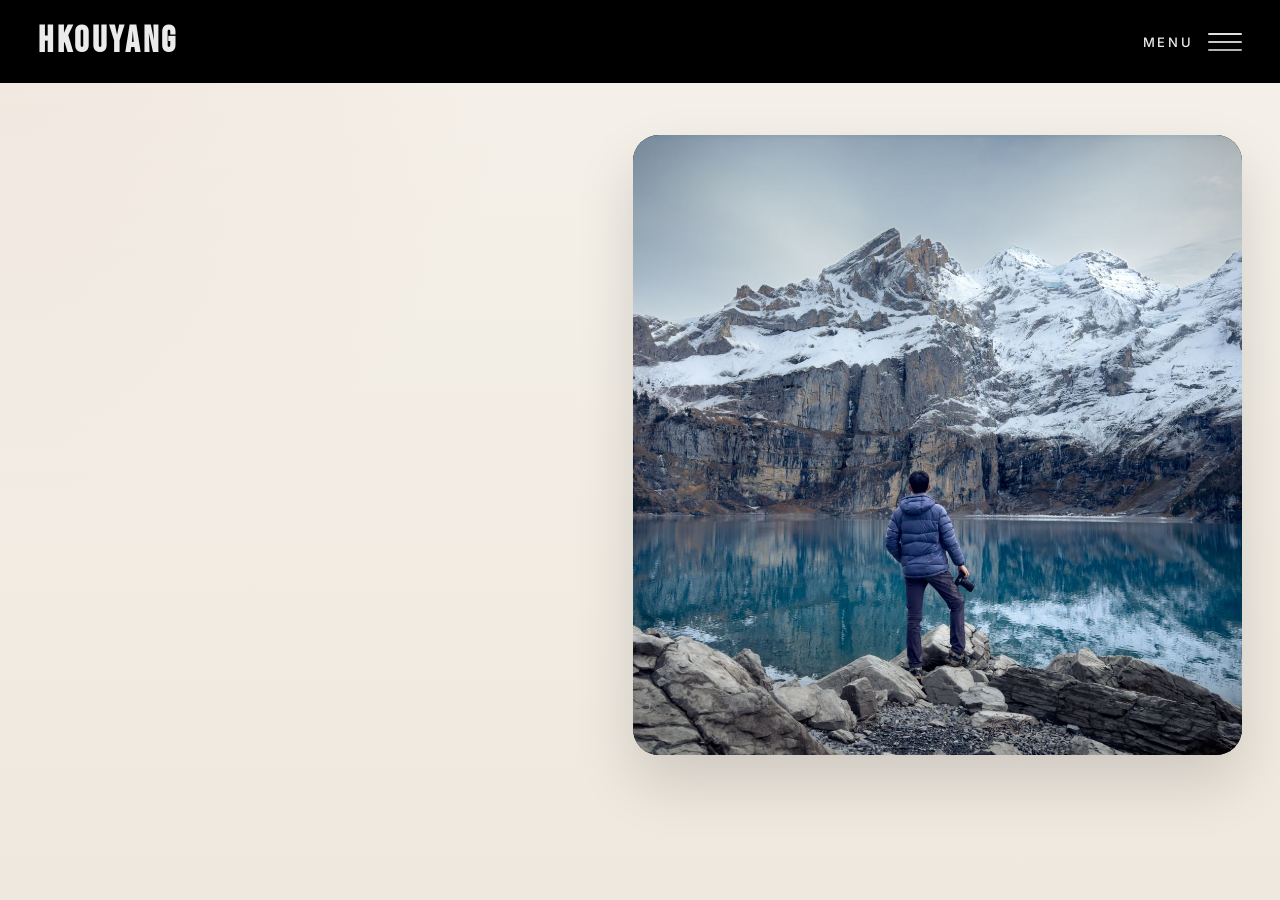
<file: contact.html>
<!doctype html>
<html lang="en">
<head>
  <meta charset="utf-8" />
  <meta name="viewport" content="width=device-width,initial-scale=1" />
  <title>Contact - HKOuyang</title>
  <meta name="description" content="Contact HKOuyang for photography, writing, and creative collaborations." />
  <link rel="preconnect" href="https://fonts.googleapis.com">
  <link rel="preconnect" href="https://fonts.gstatic.com" crossorigin>
  <link href="https://fonts.googleapis.com/css2?family=Bebas+Neue&family=Cormorant+Garamond:wght@500;600&family=Inter:wght@300;400;500&display=swap" rel="stylesheet">
  <link rel="stylesheet" href="./styles.css" />
</head>
<body class="contact-page contact-panel is-preloading-contact">
  <div class="contact-intro" aria-hidden="true">
    <img src="./contact-hero.jpeg" alt="">
  </div>

  <header class="novel-header">
    <a href="index.html" class="brand contact-reveal">HKOuyang</a>
    <button class="menu contact-reveal" type="button" aria-expanded="false" aria-controls="menuPanel">
      <span class="menu__label">Menu</span>
      <span class="menu__icon" aria-hidden="true"><i></i><i></i><i></i></span>
    </button>
  </header>

  <main class="contact-main">
    <section class="contact-shell" aria-label="Contact information">
      <div class="contact-copy">
        <div>
          <span class="contact-kicker contact-reveal">Direct</span>
          <h1 class="contact-heading contact-reveal">Contact</h1>
        </div>

        <div>
          <div class="contact-meta">
            <div class="contact-card contact-reveal">
              <div class="contact-label">Email</div>
              <div class="contact-value">
                <a href="mailto:boyuouyang001@gmail.com">boyuouyang001@gmail.com</a>
              </div>
            </div>

            <div class="contact-card contact-reveal">
              <div class="contact-label">Phone</div>
              <div class="contact-value">
                <a href="tel:+41762444801">+41 076 244 4801</a>
              </div>
            </div>

            <div class="contact-card contact-reveal">
              <div class="contact-label">Instagram</div>
              <div class="contact-value">
                <a href="https://www.instagram.com/wilderness_beyond_photography/" target="_blank" rel="noreferrer">wilderness_beyond_photography</a>
              </div>
            </div>
          </div>
        </div>
      </div>

      <figure class="contact-visual">
        <img src="./contact-hero.jpeg" alt="Photographer standing beside an alpine lake beneath snowy mountains">
        <figcaption class="contact-caption contact-reveal">
          <div>
            <strong>HKOuyang</strong>
            <span>Photography, writing, and ideas</span>
          </div>
        </figcaption>
      </figure>
    </section>
  </main>

  <aside id="menuPanel" class="panel" aria-hidden="true">
    <nav class="panel__nav" aria-label="Menu">
      <a href="index.html">Home</a>
      <a href="photos.html">Photos</a>
      <a href="art.html">Art</a>
      <a href="novel.html">Novel</a>
      <a href="contact.html">Contact</a>
    </nav>
  </aside>

  <script>
    document.addEventListener('DOMContentLoaded', function() {
      const body = document.body;
      const menuBtn = document.querySelector('.menu');
      const menuPanel = document.getElementById('menuPanel');
      const intro = document.querySelector('.contact-intro');
      const visual = document.querySelector('.contact-visual');
      const revealItems = document.querySelectorAll('.contact-reveal');

      function setOpen(isOpen) {
        menuBtn.setAttribute('aria-expanded', String(isOpen));
        menuPanel.classList.toggle('is-open', isOpen);
        menuPanel.setAttribute('aria-hidden', String(!isOpen));
      }

      function playIntro() {
        window.setTimeout(function() {
          intro.classList.add('is-settling');
        }, 80);

        window.setTimeout(function() {
          const rect = visual.getBoundingClientRect();
          intro.style.setProperty('--target-x', rect.left + 'px');
          intro.style.setProperty('--target-y', rect.top + 'px');
          intro.style.setProperty('--target-width', rect.width + 'px');
          intro.style.setProperty('--target-height', rect.height + 'px');
          intro.classList.add('is-moving');
        }, 1350);

        window.setTimeout(function() {
          body.classList.remove('is-preloading-contact');
          body.classList.add('contact-ready');
          intro.classList.add('is-hidden');

          revealItems.forEach(function(item, index) {
            window.setTimeout(function() {
              item.classList.add('animate-in');
            }, index * 140);
          });
        }, 2250);
      }

      menuBtn.addEventListener('click', function() {
        setOpen(menuBtn.getAttribute('aria-expanded') !== 'true');
      });

      menuPanel.addEventListener('click', function(event) {
        if (event.target === menuPanel) {
          setOpen(false);
        }
      });

      window.addEventListener('keydown', function(event) {
        if (event.key === 'Escape') {
          setOpen(false);
        }
      });

      playIntro();
    });
  </script>
</body>
</html>
</file>
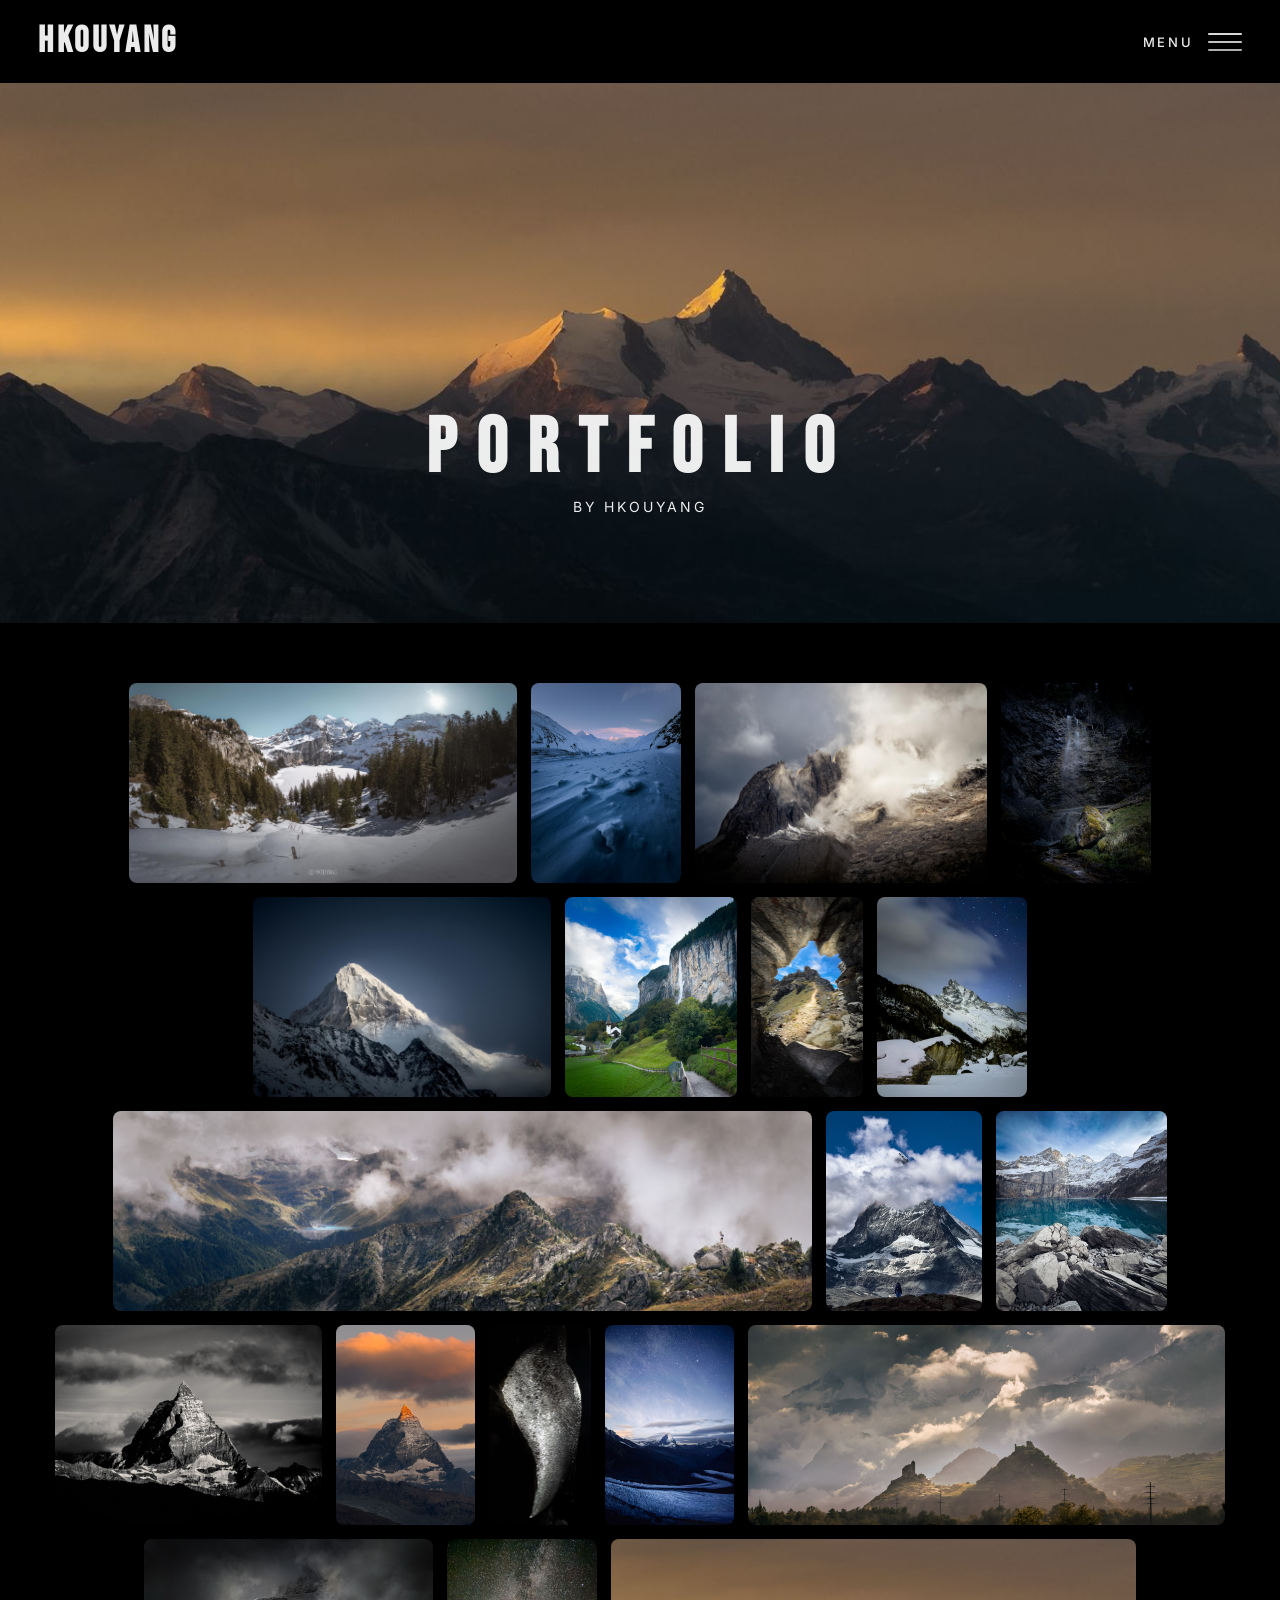
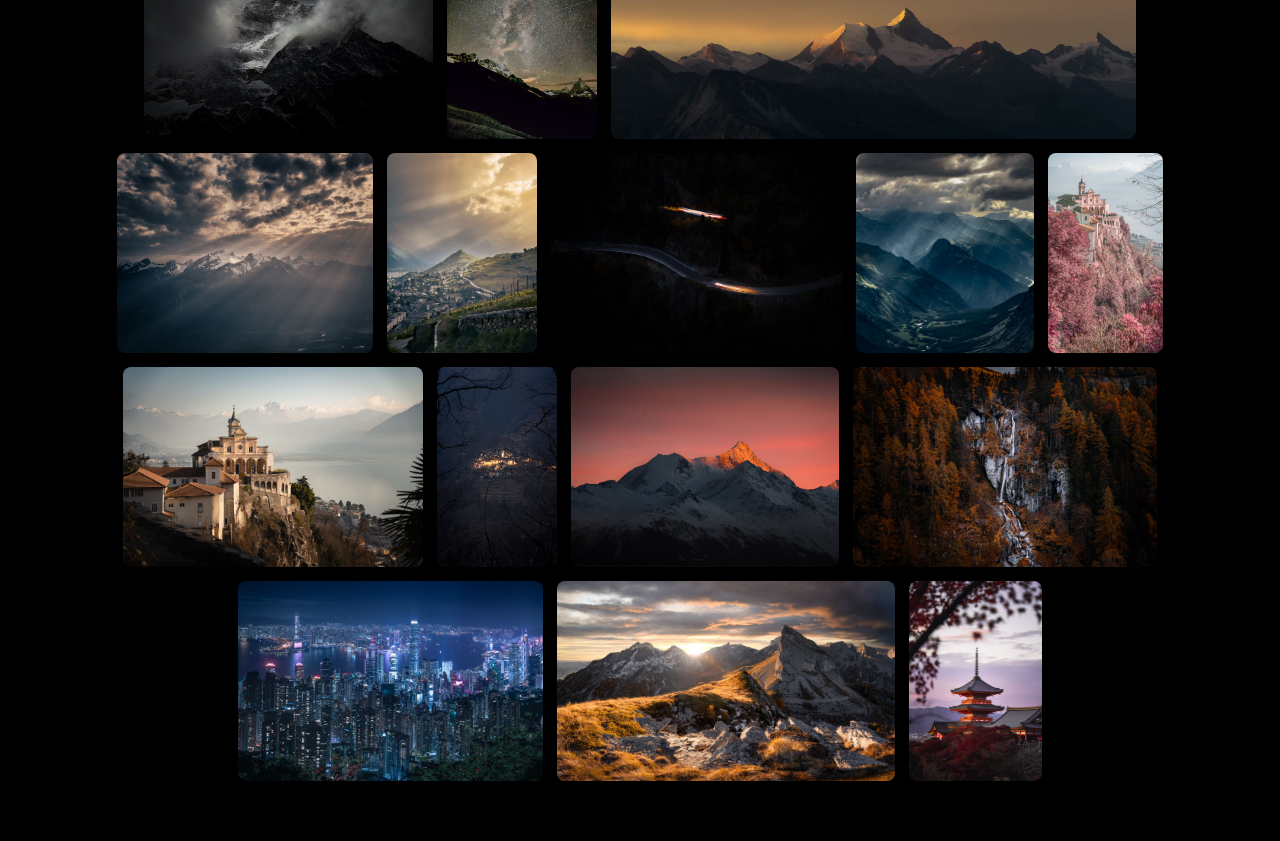
<file: photos.html>
<!doctype html>
<html lang="en">
<head>
  <meta charset="utf-8" />
  <meta name="viewport" content="width=device-width,initial-scale=1" />
  <title>Photos • HKOuyang</title>
  <link rel="preconnect" href="https://fonts.googleapis.com">
  <link rel="preconnect" href="https://fonts.gstatic.com" crossorigin>
  <link href="https://fonts.googleapis.com/css2?family=Bebas+Neue&family=Inter:wght@300;400;500&display=swap" rel="stylesheet">
  <!-- Inherit base styles from the site -->
  <link rel="stylesheet" href="./styles.css" />
  <style>
    /* Page specific styles for the photos/portfolio page */
    body.photos-page {
      background: var(--bg);
      color: var(--fg);
      margin: 0;
    }
    /* Header reused from novel page */
    .portfolio-header {
      width: 100%;
      padding: 20px 38px;
      display: flex;
      justify-content: space-between;
      align-items: center;
      background: var(--bg);
    }
    .portfolio-header .brand {
      color: var(--fg);
      text-decoration: none;
    }
    .portfolio-header .brand:visited {
      color: var(--fg);
    }
    .portfolio-header .menu {
      display: inline-flex;
      align-items: center;
      gap: 14px;
      background: transparent;
      border: 0;
      color: var(--fg);
      cursor: pointer;
      font-family: var(--ui-font);
      letter-spacing: 0.22em;
      text-transform: uppercase;
      font-size: 13px;
    }
    .menu__icon {
      display: inline-block;
      width: 34px;
      height: 18px;
      position: relative;
    }
    .menu__icon i {
      position: absolute;
      left: 0;
      right: 0;
      height: 2px;
      background: rgba(255,255,255,0.85);
      border-radius: 2px;
    }
    .menu__icon i:nth-child(1) { top: 0; }
    .menu__icon i:nth-child(2) { top: 8px; opacity: 0.9; }
    .menu__icon i:nth-child(3) { top: 16px; opacity: 0.8; }
    /* Hero section */
    .portfolio-hero {
      position: relative;
      width: 100%;
      height: 60vh;
      overflow: hidden;
    }
    .portfolio-hero img {
      width: 100%;
      height: 100%;
      object-fit: cover;
      transform: scale(1.25);
      filter: blur(12px) brightness(0.7);
      transition: transform 1s ease, filter 1s ease;
    }
    .photos-loaded .portfolio-hero img {
      transform: scale(1);
      filter: blur(0) brightness(1);
    }
    .portfolio-hero-text {
      position: absolute;
      bottom: 20%;
      left: 50%;
      transform: translateX(-50%);
      text-align: center;
      color: var(--fg);
      pointer-events: none;
    }
    .portfolio-hero-text h1,
    .portfolio-hero-text p {
      margin: 0;
      opacity: 0;
      transform: translateY(40px);
      filter: blur(8px);
      transition: opacity 0.6s ease 0.4s, transform 0.6s ease 0.4s, filter 0.6s ease 0.4s;
    }
    .portfolio-hero-text h1 {
      font-family: var(--display-font);
      font-size: clamp(32px, 6vw, 96px);
      letter-spacing: 0.26em;
      text-transform: uppercase;
    }
    .portfolio-hero-text p {
      font-family: var(--ui-font);
      font-size: 14px;
      letter-spacing: 0.2em;
      margin-top: 10px;
      text-transform: uppercase;
    }
    .photos-loaded .portfolio-hero-text h1,
    .photos-loaded .portfolio-hero-text p {
      opacity: 1;
      transform: translateY(0);
      filter: blur(0);
    }
    /* Gallery grid */
    .portfolio-grid {
      /* Use flex to wrap images but centre each row */
      display: flex;
      flex-wrap: wrap;
      justify-content: center;
      gap: 14px;
      padding: 40px 20px 60px;
      /* initially hidden until scrolled */
      opacity: 0;
      transform: translateY(40px);
      transition: opacity 0.6s ease, transform 0.6s ease;
    }
    /* When the page has scrolled past the hero we reveal the grid */
    .grid-visible .portfolio-grid {
      opacity: 1;
      transform: translateY(0);
    }
    .portfolio-grid .photo-item {
      flex: 0 0 auto;
      display: flex;
      justify-content: center;
    }
    .portfolio-grid .photo-item button {
      background: none;
      border: 0;
      padding: 0;
      cursor: pointer;
      display: block;
      border-radius: 8px;
    }
    .portfolio-grid img {
      /* Fixed height for uniform rows while preserving aspect ratio */
      height: 200px;
      width: auto;
      object-fit: cover;
      border-radius: 8px;
      transition: transform 0.3s ease, box-shadow 0.3s ease;
      box-shadow: 0 0 0 rgba(0,0,0,0);
    }
    .portfolio-grid img:hover {
      transform: scale(1.05);
      box-shadow: 0 12px 24px rgba(0,0,0,0.5);
    }
    .gallery-lightbox {
      position: fixed;
      inset: 0;
      z-index: 1200;
      opacity: 0;
      pointer-events: none;
      transition: opacity 0.38s ease;
    }
    .gallery-lightbox.is-open {
      opacity: 1;
      pointer-events: auto;
    }
    .gallery-lightbox__backdrop {
      position: absolute;
      inset: 0;
      background: rgba(0, 0, 0, 0.56);
      backdrop-filter: blur(14px) brightness(0.58);
    }
    .gallery-lightbox__viewport {
      position: relative;
      width: min(92vw, 1480px);
      height: 100vh;
      margin: 0 auto;
      display: flex;
      align-items: center;
      justify-content: center;
      padding: 72px 86px;
    }
    .gallery-lightbox__frame {
      position: relative;
      width: 100%;
      height: 100%;
      display: flex;
      align-items: center;
      justify-content: center;
    }
    .gallery-lightbox__stage {
      position: relative;
      max-width: 100%;
      max-height: 100%;
      width: 100%;
      height: 100%;
      display: flex;
      align-items: center;
      justify-content: center;
      overflow: hidden;
    }
    .gallery-lightbox__image {
      position: absolute;
      max-width: 100%;
      max-height: 100%;
      width: auto;
      height: auto;
      object-fit: contain;
      box-shadow: 0 24px 60px rgba(0, 0, 0, 0.32);
      opacity: 0;
      transform: translateX(0) scale(0.985);
      transition:
        transform 0.48s cubic-bezier(0.22, 1, 0.36, 1),
        opacity 0.48s cubic-bezier(0.22, 1, 0.36, 1);
      will-change: transform, opacity;
      user-select: none;
    }
    .gallery-lightbox__image.is-active {
      opacity: 1;
      transform: translateX(0) scale(1);
    }
    .gallery-lightbox__image.from-right {
      opacity: 0;
      transform: translateX(13%) scale(0.985);
    }
    .gallery-lightbox__image.from-left {
      opacity: 0;
      transform: translateX(-13%) scale(0.985);
    }
    .gallery-lightbox__image.to-left {
      opacity: 0;
      transform: translateX(-13%) scale(0.985);
    }
    .gallery-lightbox__image.to-right {
      opacity: 0;
      transform: translateX(13%) scale(0.985);
    }
    .gallery-lightbox__close,
    .gallery-lightbox__nav {
      position: absolute;
      border: 0;
      background: none;
      color: rgba(255,255,255,0.92);
      cursor: pointer;
      z-index: 2;
      transition: opacity 0.2s ease, transform 0.2s ease;
    }
    .gallery-lightbox__close:hover,
    .gallery-lightbox__nav:hover {
      opacity: 0.72;
      transform: scale(1.04);
    }
    .gallery-lightbox__close {
      top: 26px;
      right: 28px;
      font-size: 42px;
      line-height: 1;
      padding: 8px;
    }
    .gallery-lightbox__nav {
      top: 50%;
      transform: translateY(-50%);
      font-size: 54px;
      padding: 18px 16px;
      line-height: 1;
    }
    .gallery-lightbox__nav:hover {
      transform: translateY(-50%) scale(1.04);
    }
    .gallery-lightbox__nav--prev {
      left: 24px;
    }
    .gallery-lightbox__nav--next {
      right: 24px;
    }
    .gallery-lightbox__counter {
      position: absolute;
      left: 28px;
      top: 28px;
      color: rgba(255,255,255,0.86);
      font-family: var(--ui-font);
      font-size: 12px;
      letter-spacing: 0.24em;
      text-transform: uppercase;
      z-index: 2;
    }
    .lightbox-clone {
      position: fixed;
      z-index: 1250;
      object-fit: cover;
      border-radius: 8px;
      box-shadow: 0 24px 60px rgba(0, 0, 0, 0.32);
      transition:
        top 0.5s cubic-bezier(0.22, 1, 0.36, 1),
        left 0.5s cubic-bezier(0.22, 1, 0.36, 1),
        width 0.5s cubic-bezier(0.22, 1, 0.36, 1),
        height 0.5s cubic-bezier(0.22, 1, 0.36, 1),
        opacity 0.25s ease,
        border-radius 0.5s cubic-bezier(0.22, 1, 0.36, 1);
      pointer-events: none;
    }
    body.lightbox-active {
      overflow: hidden;
    }
    /* Mobile adjustments */
    @media (max-width: 900px) {
      .portfolio-hero { height: 50vh; }
      .portfolio-grid .photo-item { flex: 0 1 calc(50% - 20px); }
      .gallery-lightbox__viewport {
        padding: 88px 54px;
      }
    }
    @media (max-width: 600px) {
      .portfolio-grid .photo-item { flex: 0 1 calc(100% - 20px); }
      .portfolio-hero { height: 45vh; }
      .gallery-lightbox__viewport {
        width: 100vw;
        padding: 82px 20px 28px;
      }
      .gallery-lightbox__nav {
        font-size: 40px;
        padding: 10px;
      }
      .gallery-lightbox__nav--prev { left: 6px; }
      .gallery-lightbox__nav--next { right: 6px; }
      .gallery-lightbox__close {
        top: 16px;
        right: 14px;
        font-size: 36px;
      }
      .gallery-lightbox__counter {
        top: 20px;
        left: 18px;
        font-size: 10px;
      }
    }
    /* Menu panel overlay reused from existing site */
    .panel {
      position: fixed;
      inset: 0;
      z-index: 999;
      background: rgba(0,0,0,0.82);
      backdrop-filter: blur(6px);
      opacity: 0;
      pointer-events: none;
      transition: opacity 200ms ease;
    }
    .panel.is-open {
      opacity: 1;
      pointer-events: auto;
    }
    .panel__nav {
      position: absolute;
      top: 110px;
      right: 38px;
      display: grid;
      gap: 18px;
      text-align: right;
    }
    .panel__nav a {
      color: var(--fg);
      text-decoration: none;
      font-family: var(--ui-font);
      letter-spacing: 0.18em;
      text-transform: uppercase;
      font-size: 13px;
      opacity: 0.9;
    }
    .panel__nav a:hover { opacity: 1; }
  </style>
</head>
<body class="photos-page">
  <header class="portfolio-header">
    <a href="index.html" class="brand">HKOuyang</a>
    <button class="menu" type="button" aria-expanded="false" aria-controls="menuPanel">
      <span class="menu__label">Menu</span>
      <span class="menu__icon" aria-hidden="true"><i></i><i></i><i></i></span>
    </button>
  </header>
  <main>
    <section class="portfolio-hero">
      <img src="./hero_photos.png" alt="Portfolio hero image">
      <div class="portfolio-hero-text">
        <h1>Portfolio</h1>
        <p>By HKOuyang</p>
      </div>
    </section>
    <section class="portfolio-grid">
      <!-- Dynamically show all uploaded portfolio photos.  Each row is centered and
           all images share a fixed height with auto width to preserve aspect ratio. -->
      <div class="photo-item"><button type="button" class="gallery-trigger"><img src="./photos/WhatsApp%20Image%202026-02-28%20at%2022.48.18.jpeg" alt="Portfolio photograph 1"></button></div>
      <div class="photo-item"><button type="button" class="gallery-trigger"><img src="./photos/WhatsApp%20Image%202026-02-23%20at%2023.20.42%20(1).jpeg" alt="Portfolio photograph 1"></button></div>
      <div class="photo-item"><button type="button" class="gallery-trigger"><img src="./photos/WhatsApp%20Image%202026-02-23%20at%2023.20.42%20(2).jpeg" alt="Portfolio photograph 3"></button></div>
      <div class="photo-item"><button type="button" class="gallery-trigger"><img src="./photos/WhatsApp%20Image%202026-02-23%20at%2023.20.42.jpeg" alt="Portfolio photograph 4"></button></div>
      <div class="photo-item"><button type="button" class="gallery-trigger"><img src="./photos/WhatsApp%20Image%202026-02-23%20at%2023.20.43%20(1).jpeg" alt="Portfolio photograph 5"></button></div>
      <div class="photo-item"><button type="button" class="gallery-trigger"><img src="./photos/WhatsApp%20Image%202026-02-23%20at%2023.20.43%20(2).jpeg" alt="Portfolio photograph 6"></button></div>
      <div class="photo-item"><button type="button" class="gallery-trigger"><img src="./photos/WhatsApp%20Image%202026-02-23%20at%2023.20.43%20(3).jpeg" alt="Portfolio photograph 7"></button></div>
      <div class="photo-item"><button type="button" class="gallery-trigger"><img src="./photos/WhatsApp%20Image%202026-02-23%20at%2023.20.43.jpeg" alt="Portfolio photograph 8"></button></div>
      <div class="photo-item"><button type="button" class="gallery-trigger"><img src="./photos/WhatsApp%20Image%202026-02-23%20at%2023.20.44%20(1).jpeg" alt="Portfolio photograph 9"></button></div>
      <div class="photo-item"><button type="button" class="gallery-trigger"><img src="./photos/WhatsApp%20Image%202026-02-23%20at%2023.20.44%20(2).jpeg" alt="Portfolio photograph 10"></button></div>
      <div class="photo-item"><button type="button" class="gallery-trigger"><img src="./photos/WhatsApp%20Image%202026-02-23%20at%2023.20.44%20(3).jpeg" alt="Portfolio photograph 11"></button></div>
      <div class="photo-item"><button type="button" class="gallery-trigger"><img src="./photos/WhatsApp%20Image%202026-02-23%20at%2023.20.44%20(4).jpeg" alt="Portfolio photograph 12"></button></div>
      <div class="photo-item"><button type="button" class="gallery-trigger"><img src="./photos/WhatsApp%20Image%202026-02-23%20at%2023.20.44%20(5).jpeg" alt="Portfolio photograph 13"></button></div>
      <div class="photo-item"><button type="button" class="gallery-trigger"><img src="./photos/WhatsApp%20Image%202026-02-23%20at%2023.20.44.jpeg" alt="Portfolio photograph 14"></button></div>
      <div class="photo-item"><button type="button" class="gallery-trigger"><img src="./photos/WhatsApp%20Image%202026-02-23%20at%2023.20.45%20(1).jpeg" alt="Portfolio photograph 15"></button></div>
      <div class="photo-item"><button type="button" class="gallery-trigger"><img src="./photos/WhatsApp%20Image%202026-02-23%20at%2023.20.45%20(2).jpeg" alt="Portfolio photograph 16"></button></div>
      <div class="photo-item"><button type="button" class="gallery-trigger"><img src="./photos/WhatsApp%20Image%202026-02-23%20at%2023.20.45%20(3).jpeg" alt="Portfolio photograph 17"></button></div>
      <div class="photo-item"><button type="button" class="gallery-trigger"><img src="./photos/WhatsApp%20Image%202026-02-23%20at%2023.20.45.jpeg" alt="Portfolio photograph 18"></button></div>
      <div class="photo-item"><button type="button" class="gallery-trigger"><img src="./photos/WhatsApp%20Image%202026-02-23%20at%2023.20.46%20(1).jpeg" alt="Portfolio photograph 19"></button></div>
      <div class="photo-item"><button type="button" class="gallery-trigger"><img src="./photos/WhatsApp%20Image%202026-02-23%20at%2023.20.46%20(2).jpeg" alt="Portfolio photograph 20"></button></div>
      <div class="photo-item"><button type="button" class="gallery-trigger"><img src="./photos/WhatsApp%20Image%202026-02-23%20at%2023.20.46%20(3).jpeg" alt="Portfolio photograph 21"></button></div>
      <div class="photo-item"><button type="button" class="gallery-trigger"><img src="./photos/WhatsApp%20Image%202026-02-23%20at%2023.20.46%20(4).jpeg" alt="Portfolio photograph 22"></button></div>
      <div class="photo-item"><button type="button" class="gallery-trigger"><img src="./photos/WhatsApp%20Image%202026-02-23%20at%2023.20.46.jpeg" alt="Portfolio photograph 23"></button></div>
      <div class="photo-item"><button type="button" class="gallery-trigger"><img src="./photos/WhatsApp%20Image%202026-02-23%20at%2023.20.47%20(1).jpeg" alt="Portfolio photograph 24"></button></div>
      <div class="photo-item"><button type="button" class="gallery-trigger"><img src="./photos/WhatsApp%20Image%202026-02-23%20at%2023.20.47%20(2).jpeg" alt="Portfolio photograph 25"></button></div>
      <div class="photo-item"><button type="button" class="gallery-trigger"><img src="./photos/WhatsApp%20Image%202026-02-23%20at%2023.20.47%20(3).jpeg" alt="Portfolio photograph 26"></button></div>
      <div class="photo-item"><button type="button" class="gallery-trigger"><img src="./photos/WhatsApp%20Image%202026-02-23%20at%2023.20.47%20(4).jpeg" alt="Portfolio photograph 27"></button></div>
      <div class="photo-item"><button type="button" class="gallery-trigger"><img src="./photos/WhatsApp%20Image%202026-02-23%20at%2023.20.47.jpeg" alt="Portfolio photograph 28"></button></div>
      <div class="photo-item"><button type="button" class="gallery-trigger"><img src="./photos/WhatsApp%20Image%202026-02-23%20at%2023.20.48%20(1).jpeg" alt="Portfolio photograph 29"></button></div>
      <div class="photo-item"><button type="button" class="gallery-trigger"><img src="./photos/WhatsApp%20Image%202026-02-23%20at%2023.20.48%20(2).jpeg" alt="Portfolio photograph 30"></button></div>
      <div class="photo-item"><button type="button" class="gallery-trigger"><img src="./photos/WhatsApp%20Image%202026-02-23%20at%2023.20.48.jpeg" alt="Portfolio photograph 31"></button></div>
    </section>
  </main>
  <div class="gallery-lightbox" id="galleryLightbox" aria-hidden="true">
    <div class="gallery-lightbox__backdrop"></div>
    <div class="gallery-lightbox__viewport">
      <button class="gallery-lightbox__close" type="button" aria-label="Close preview">&times;</button>
      <div class="gallery-lightbox__counter" aria-live="polite"></div>
      <button class="gallery-lightbox__nav gallery-lightbox__nav--prev" type="button" aria-label="Previous photo">&#8249;</button>
      <div class="gallery-lightbox__frame">
        <div class="gallery-lightbox__stage"></div>
      </div>
      <button class="gallery-lightbox__nav gallery-lightbox__nav--next" type="button" aria-label="Next photo">&#8250;</button>
    </div>
  </div>
  <aside id="menuPanel" class="panel" aria-hidden="true">
    <nav class="panel__nav" aria-label="Menu">
      <a href="index.html#photos">Photos</a>
      <a href="art.html">Art</a>
      <a href="novel.html">Novel</a>
      <a href="index.html#about">About</a>
      <a href="contact.html">Contact</a>
    </nav>
  </aside>
  <script>
  document.addEventListener('DOMContentLoaded', function() {
    const body = document.body;
    // Delay reveal for hero and grid
    setTimeout(() => {
      body.classList.add('photos-loaded');
    }, 800);
    const menuBtn = document.querySelector('.menu');
    const menuPanel = document.getElementById('menuPanel');
    const lightbox = document.getElementById('galleryLightbox');
    const lightboxStage = lightbox.querySelector('.gallery-lightbox__stage');
    const lightboxCounter = lightbox.querySelector('.gallery-lightbox__counter');
    const closeButton = lightbox.querySelector('.gallery-lightbox__close');
    const prevButton = lightbox.querySelector('.gallery-lightbox__nav--prev');
    const nextButton = lightbox.querySelector('.gallery-lightbox__nav--next');
    const galleryImages = Array.from(document.querySelectorAll('.gallery-trigger img'));
    let currentIndex = 0;
    let activeImage = null;
    let activeThumb = null;
    let isLightboxOpen = false;
    let isAnimating = false;

    function updateCounter() {
      lightboxCounter.textContent = String(currentIndex + 1).padStart(2, '0') + ' / ' + String(galleryImages.length).padStart(2, '0');
    }

    function createStageImage(src, alt, extraClass) {
      const img = document.createElement('img');
      img.className = 'gallery-lightbox__image' + (extraClass ? ' ' + extraClass : '');
      img.src = src;
      img.alt = alt;
      return img;
    }

    function whenImageReady(img, callback) {
      if (img.complete) {
        callback();
        return;
      }
      img.addEventListener('load', callback, { once: true });
    }

    function getContainRect(source) {
      const maxWidth = window.innerWidth * 0.92 - (window.innerWidth <= 600 ? 40 : window.innerWidth <= 900 ? 108 : 172);
      const maxHeight = window.innerHeight - (window.innerWidth <= 600 ? 110 : 144);
      const naturalWidth = source.naturalWidth || source.width || 1;
      const naturalHeight = source.naturalHeight || source.height || 1;
      const ratio = Math.min(maxWidth / naturalWidth, maxHeight / naturalHeight);
      const width = naturalWidth * ratio;
      const height = naturalHeight * ratio;
      return {
        width: width,
        height: height,
        left: (window.innerWidth - width) / 2,
        top: (window.innerHeight - height) / 2
      };
    }

    function animateOpen(index) {
      if (isAnimating) return;
      isAnimating = true;
      currentIndex = index;
      activeThumb = galleryImages[index];
      updateCounter();

      const thumbRect = activeThumb.getBoundingClientRect();
      const clone = document.createElement('img');
      clone.src = activeThumb.currentSrc || activeThumb.src;
      clone.alt = activeThumb.alt;
      clone.className = 'lightbox-clone';
      clone.style.left = thumbRect.left + 'px';
      clone.style.top = thumbRect.top + 'px';
      clone.style.width = thumbRect.width + 'px';
      clone.style.height = thumbRect.height + 'px';
      document.body.appendChild(clone);

      lightbox.classList.add('is-open');
      lightbox.setAttribute('aria-hidden', 'false');
      body.classList.add('lightbox-active');

      const target = getContainRect(activeThumb);
      requestAnimationFrame(() => {
        clone.style.left = target.left + 'px';
        clone.style.top = target.top + 'px';
        clone.style.width = target.width + 'px';
        clone.style.height = target.height + 'px';
        clone.style.borderRadius = '0';
      });

      const stageImage = createStageImage(activeThumb.currentSrc || activeThumb.src, activeThumb.alt, '');
      whenImageReady(stageImage, function() {
        window.setTimeout(() => {
          lightboxStage.innerHTML = '';
          lightboxStage.appendChild(stageImage);
          activeImage = stageImage;
          requestAnimationFrame(() => {
            stageImage.classList.add('is-active');
          });
          clone.style.opacity = '0';
          window.setTimeout(() => {
            clone.remove();
            isAnimating = false;
            isLightboxOpen = true;
          }, 220);
        }, 360);
      });
    }

    function animateClose() {
      if (!isLightboxOpen || isAnimating || !activeImage) return;
      isAnimating = true;
      const targetThumb = galleryImages[currentIndex];
      const targetRect = targetThumb.getBoundingClientRect();
      const stageRect = activeImage.getBoundingClientRect();
      const clone = document.createElement('img');
      clone.src = activeImage.currentSrc || activeImage.src;
      clone.alt = activeImage.alt;
      clone.className = 'lightbox-clone';
      clone.style.left = stageRect.left + 'px';
      clone.style.top = stageRect.top + 'px';
      clone.style.width = stageRect.width + 'px';
      clone.style.height = stageRect.height + 'px';
      clone.style.borderRadius = '0';
      document.body.appendChild(clone);

      activeImage.style.opacity = '0';
      lightbox.classList.remove('is-open');
      lightbox.setAttribute('aria-hidden', 'true');
      body.classList.remove('lightbox-active');

      requestAnimationFrame(() => {
        clone.style.left = targetRect.left + 'px';
        clone.style.top = targetRect.top + 'px';
        clone.style.width = targetRect.width + 'px';
        clone.style.height = targetRect.height + 'px';
        clone.style.borderRadius = '8px';
      });

      window.setTimeout(() => {
        clone.style.opacity = '0';
        window.setTimeout(() => {
          clone.remove();
          lightboxStage.innerHTML = '';
          activeImage = null;
          activeThumb = null;
          isLightboxOpen = false;
          isAnimating = false;
        }, 180);
      }, 420);
    }

    function showImage(nextIndex, direction) {
      if (!isLightboxOpen || isAnimating || !activeImage) return;
      isAnimating = true;
      currentIndex = (nextIndex + galleryImages.length) % galleryImages.length;
      updateCounter();

      const nextThumb = galleryImages[currentIndex];
      const incoming = createStageImage(nextThumb.currentSrc || nextThumb.src, nextThumb.alt, direction > 0 ? 'from-right' : 'from-left');
      lightboxStage.appendChild(incoming);

      requestAnimationFrame(() => {
        void incoming.offsetWidth;
        incoming.classList.add('is-active');
        activeImage.classList.add(direction > 0 ? 'to-left' : 'to-right');
      });

      window.setTimeout(() => {
        if (activeImage && activeImage.parentNode) {
          activeImage.parentNode.removeChild(activeImage);
        }
        incoming.classList.remove('from-right', 'from-left');
        activeImage = incoming;
        activeThumb = nextThumb;
        isAnimating = false;
      }, 500);
    }

    galleryImages.forEach((img, index) => {
      img.parentElement.addEventListener('click', () => {
        animateOpen(index);
      });
    });

    closeButton.addEventListener('click', animateClose);
    prevButton.addEventListener('click', () => showImage(currentIndex - 1, -1));
    nextButton.addEventListener('click', () => showImage(currentIndex + 1, 1));

    menuBtn.addEventListener('click', () => {
      const isOpen = menuBtn.getAttribute('aria-expanded') === 'true';
      menuBtn.setAttribute('aria-expanded', String(!isOpen));
      menuPanel.classList.toggle('is-open', !isOpen);
      menuPanel.setAttribute('aria-hidden', String(isOpen));
    });
    menuPanel.addEventListener('click', (e) => {
      if (e.target === menuPanel) {
        menuBtn.setAttribute('aria-expanded','false');
        menuPanel.classList.remove('is-open');
        menuPanel.setAttribute('aria-hidden','true');
      }
    });
    window.addEventListener('keydown', (e) => {
      if (isLightboxOpen && e.key === 'Escape') {
        animateClose();
        return;
      }
      if (isLightboxOpen && e.key === 'ArrowLeft') {
        showImage(currentIndex - 1, -1);
        return;
      }
      if (isLightboxOpen && e.key === 'ArrowRight') {
        showImage(currentIndex + 1, 1);
        return;
      }
      if (e.key === 'Escape') {
        menuBtn.setAttribute('aria-expanded','false');
        menuPanel.classList.remove('is-open');
        menuPanel.setAttribute('aria-hidden','true');
      }
    });

    // Show the gallery when the user scrolls past the hero
    let gridShown = false;
    const hero = document.querySelector('.portfolio-hero');
    function checkGridReveal() {
      if (gridShown) return;
      const heroBottom = hero.getBoundingClientRect().bottom;
      // when the hero is mostly out of view
      if (heroBottom < window.innerHeight * 0.8) {
        document.body.classList.add('grid-visible');
        gridShown = true;
        window.removeEventListener('scroll', checkGridReveal);
      }
    }
    window.addEventListener('scroll', checkGridReveal);
  });
  </script>
</body>
</html>
</file>
<file: styles.css>
/*
  Base styles for the minimalist portfolio homepage inspired by a professional photographer's site.
  Most of the work happens in the CSS variables at the top and in the layout rules below.
*/

:root {
  /* Set the background image via a CSS custom property. The default is none, but you can
     override this in your own deployment. For now, we point to the user‑provided URL. */
  /* Use the locally hosted hero image to avoid expired external links. */
  /* Point the hero background to the new locally downloaded mountain photo. */
  /* Use the locally hosted hero image to avoid external expirations. */
  --bg-image: url('./hero_home.jpg');
  /* Dark base colour behind the image to ensure readability. */
  --bg: #000;
  /* Foreground colours for text and lines with varying opacity. */
  --fg: rgba(255, 255, 255, 0.92);
  --fg-muted: rgba(255, 255, 255, 0.75);
  --line: rgba(255, 255, 255, 0.16);
  --line-soft: rgba(255, 255, 255, 0.10);
  /* Typography. */
  --ui-font: "Inter", system-ui, -apple-system, Segoe UI, Roboto, Arial, sans-serif;
  --display-font: "Bebas Neue", system-ui, sans-serif;
  /* Maximum width for the inner layout on large screens. */
  --maxw: 1440px;
}



/* ================================
   Global brand styling (site-wide)
   ================================ */
.brand {
  font-family: var(--display-font);
  font-size: clamp(24px, 3.5vw, 36px);
  font-weight: 700;
  letter-spacing: 0.1em;
  text-transform: uppercase;
  text-decoration: none;
  cursor: pointer;
}
/* Reset and base rules */
* {
  box-sizing: border-box;
  margin: 0;
  padding: 0;
}
html, body {
  height: 100%;
}
body {
  font-family: var(--ui-font);
  background: var(--bg);
  color: var(--fg);
  overflow-x: hidden;
}

.hero {
  position: relative;
  min-height: 100svh;
  overflow: hidden;
}

/* Background layer: includes the image and soft overlays to ensure contrast. */
.hero__bg {
  position: absolute;
  inset: 0;
  /*
     We rebuild the background layering so that the photograph is much
     brighter overall. A bespoke linear gradient darkens just the very top
     of the page (for the navigation) and gradually darkens again near the
     bottom to ensure the white titles remain legible. The middle portion
     remains bright, letting your image shine through.
  */
  background-image:
    linear-gradient(to bottom,
      rgba(0, 0, 0, 0.6) 0%,      /* darken the very top bar */
      rgba(0, 0, 0, 0.2) 10%,     /* ease into brightness after the header */
      rgba(0, 0, 0, 0.0) 25%,     /* fully transparent through the main content */
      rgba(0, 0, 0, 0.0) 65%,     /* stay clear until lower third */
      rgba(0, 0, 0, 0.35) 80%,    /* start dimming just above the titles */
      rgba(0, 0, 0, 0.55) 100%    /* darkest at the bottom to support legible text */
    ),
    var(--bg-image);
  background-size: cover;
  background-position: center;
  /* Prevent the gradient from repeating horizontally or vertically. Without this,
     some browsers repeat the gradient across the width, which manifests as
     faint vertical lines. */
  background-repeat: no-repeat;
  /* Smoothly transition filter and scale when toggling the preloading state. */
  transition: filter 1.5s ease, transform 1.5s ease;
  z-index: 0;
}

/*
  Decorative guide lines and corner ticks have been removed.
  The original design included semi‑transparent vertical and horizontal lines and corner ticks that
  spanned the entire viewport. These have been excised to achieve a cleaner presentation.
*/

/* Top bar layout. */
.hero__header {
  position: relative;
  z-index: 2;
  max-width: var(--maxw);
  margin: 0 auto;
  padding: 28px 38px 0 38px;
  /*
     The header originally used a three‑column grid to accommodate a logo in the middle.
     Since the logo has been removed, we switch to a two‑column grid where the
     contact link sits on the left and the menu button on the right. This keeps
     the layout balanced without leaving an empty middle column.
  */
  display: grid;
  /* Three columns: left contact, center brand, right menu. The center column uses
     auto width so the brand text fits naturally. */
  grid-template-columns: 1fr auto 1fr;
  align-items: center;
}
.navlink {
  font-weight: 500;
  letter-spacing: 0.22em;
  text-transform: uppercase;
  font-size: 13px;
  color: var(--fg);
  text-decoration: none;
  opacity: 0.95;
  transition: opacity 0.2s;
}
.navlink:hover { opacity: 1; }
.navlink--left {
  justify-self: start;
  position: relative;
  padding-left: 62px;
}
.navlink--left::before {
  content: "";
  position: absolute;
  left: 0;
  top: 50%;
  width: 46px;
  height: 1px;
  background: var(--line);
  transform: translateY(-50%);
}
/*
  The placeholder mark (logo) styles are no longer needed because the header only
  contains the contact link and menu button. If you choose to reintroduce a logo
  later, you can add similar styles back in or replace them with your own.
*/
/* Menu button on the right. */
.menu {
  justify-self: end;
  display: inline-flex;
  align-items: center;
  gap: 14px;
  background: transparent;
  border: none;
  color: var(--fg);
  cursor: pointer;
  padding: 8px 0;
}
.menu__label {
  font-weight: 500;
  letter-spacing: 0.22em;
  text-transform: uppercase;
  font-size: 13px;
}
.menu__icon {
  width: 34px;
  height: 18px;
  position: relative;
  display: inline-block;
}
.menu__icon i {
  position: absolute;
  left: 0;
  right: 0;
  height: 2px;
  background: rgba(255, 255, 255, 0.85);
  border-radius: 2px;
  transition: transform 0.2s, opacity 0.2s;
}
.menu__icon i:nth-child(1) { top: 0; }
.menu__icon i:nth-child(2) { top: 8px; opacity: 0.9; }
.menu__icon i:nth-child(3) { top: 16px; opacity: 0.8; }
/*
  Enhance interactive elements with transform transitions so that they can
  animate into view and respond smoothly to hover effects. These rules add
  transform to the list of properties that will animate when changed.
*/
.navlink,
.menu,
.title {
  transition: opacity 0.2s ease, transform 0.2s ease, text-shadow 0.2s ease;
}

/* Style for the brand link in the homepage header. It shares the same
   condensed display font and sizing as the portfolio page brand. */
.hero__header .brand {  /* Responsive sizing similar to the portfolio page branding */
  color: var(--fg);
  justify-self: center;
  /* Enable smooth opacity and translation transitions. */
  transition: opacity 0.2s ease, transform 0.2s ease;

  /* Make the brand behave like a link visually and prevent default link
     colours from overriding our palette. The pointer cursor improves
     discoverability while retaining the same dark foreground colour in
     both visited and unvisited states. */
}

/* Ensure the brand retains the same colour after it has been visited.
   Without this rule, browsers may apply a default purple colour to
   visited links, which clashes with the minimalist design. */
.hero__header .brand:visited {
  color: var(--fg);
}

/* During preloading, hide and offset the brand link just like the contact
   and menu items. */
.is-preloading .hero__header .brand {
  opacity: 0;
  transform: translateY(20px);
  pointer-events: none;
}

/* When animated in, return the brand to its final position. */
.hero__header .brand.animate-in {
  opacity: 1;
  transform: translateY(0);
}

/* Big section titles across the bottom. */
.hero__titles {
  position: absolute;
  left: 0;
  right: 0;
  bottom: 84px;
  z-index: 2;
  max-width: var(--maxw);
  margin: 0 auto;
  padding: 0 38px;
  display: grid;
  grid-template-columns: 1fr 1fr 1fr;
  align-items: end;
}
.title {
  font-family: var(--display-font);
  /* Make the title link behave like a block element so CSS transforms
     (translation and scaling) take effect on hover. Inline elements do not
     respond to transform properties in many browsers. */
  display: inline-block;
  color: var(--fg);
  text-decoration: none;
  font-size: clamp(48px, 6.2vw, 104px);
  line-height: 0.9;
  letter-spacing: 0.26em;
  text-transform: uppercase;
  opacity: 0.96;
  /* The transition for opacity and transform is handled globally above. */
  /* Indicate interactivity with a pointer cursor. The will-change hint helps browsers
     prepare for the upcoming transform and shadow on hover, resulting in smoother animations. */
  cursor: pointer;
  will-change: transform, text-shadow;
}
.title:hover {
  /* On hover the title brightens fully, scales up slightly and casts
     a soft shadow. The large blur on the shadow creates a diffused effect
     that darkens the underlying image without making it opaque. */
  opacity: 1;
  /* Combine translation and scaling so that the hover effect doesn't
     override the translateY used during the reveal animation. */
  transform: translateY(-4px) scale(1.12);
  text-shadow: 0 14px 34px rgba(0, 0, 0, 0.5);
}
.title--left { justify-self: start; }
.title--center { justify-self: center; }
.title--right { justify-self: end; }

/* Slide‑in menu panel. */
.panel {
  position: absolute;
  inset: 0;
  z-index: 3;
  background: rgba(0, 0, 0, 0.82);
  backdrop-filter: blur(6px);
  opacity: 0;
  pointer-events: none;
  transition: opacity 0.2s;
}
.panel.is-open {
  opacity: 1;
  pointer-events: auto;
}
.panel__nav {
  position: absolute;
  top: 110px;
  right: 38px;
  display: grid;
  gap: 18px;
  text-align: right;
}
.panel__nav a {
  color: var(--fg);
  text-decoration: none;
  font-weight: 500;
  letter-spacing: 0.18em;
  text-transform: uppercase;
  font-size: 13px;
  opacity: 0.9;
  transition: opacity 0.2s;
}
.panel__nav a:hover { opacity: 1; }

/*
  Preloading state
  ---------------------------------------------------------------------------
  When the page first loads, we darken, blur and slightly scale up the hero
  background image to create a cinematic intro. At the same time, all
  navigational and title elements are hidden and offset vertically. After
  the preloading class is removed via JavaScript, the transitions defined
  earlier animate the elements back into view.
*/
.is-preloading .hero__bg {
  filter: blur(12px) brightness(0.5);
  transform: scale(1.1);
}

.is-preloading .title,
.is-preloading .navlink,
.is-preloading .menu {
  opacity: 0;
  transform: translateY(20px);
  pointer-events: none;
}

/*
  Animated in state
  ---------------------------------------------------------------------------
  Elements tagged with the .animate-in class will transition back to full
  opacity and their original position. Timing of the animations is
  controlled via JavaScript by adding this class with delays.
*/
.title.animate-in,
.navlink.animate-in,
.menu.animate-in {
  opacity: 1;
  transform: translateY(0);
}

/*
  Hover effect on titles once they have animated in
  ---------------------------------------------------------------------------
  The `.title.animate-in` rule above resets the transform to `translateY(0)` to
  slide the titles into place when the page loads. However, because this
  selector appears after `.title:hover`, it overrides any transform applied
  on hover. To ensure the scaling effect still applies when hovering over
  a title, define a more specific selector that targets titles which have
  already animated in and are being hovered. This rule comes after the
  `.title.animate-in` declaration so it takes precedence and restores the
  scale and shadow on hover.
*/
.title.animate-in:hover {
  /* Keep the title in its final position and scale it up slightly */
  transform: translateY(-4px) scale(1.12);
  /* Apply the same soft shadow used in the basic hover rule to subtly
     darken the area beneath the text without fully obscuring the image. */
  text-shadow: 0 14px 34px rgba(0, 0, 0, 0.5);
}

/*
  Portfolio page preload and lazy loading
  ---------------------------------------------------------------------------
  When entering the photos page, we darken and blur the cover image and slide
  it up into place. Header elements and hero text start off hidden and
  translated downward. JavaScript toggles classes to animate them into view.
  The grid and play button are hidden with the `is-hidden` utility until the
  user scrolls down.
*/
.is-preloading-portfolio .portfolio-hero img {
  /* Enlarge and blur the hero image so it fills the viewport during the intro.
     We avoid vertical translation here; scaling alone gives the effect of
     zooming out to the final size when the animation ends. */
  /* Enlarge and blur the hero image so it fills the viewport during the intro.
     A larger scale and stronger blur create a smoother zoom‑out effect. */
  filter: blur(16px) brightness(0.6);
  transform: scale(1.25);
  transition: filter 1s ease, transform 1s ease;
}

/* Enlarge the hero section itself during preload so that it fills the entire viewport. */
.is-preloading-portfolio .portfolio-hero {
  height: 100vh;
}

/* During the preload, hide and slide the brand and menu below the viewport. */
/* During the preload, hide and slide the brand and menu below the viewport.
   Both the site title (brand) and the hamburger menu start off invisible,
   shifted downward and blurred. They animate into place once the preload
   completes. */
.is-preloading-portfolio .portfolio-header .brand,
.is-preloading-portfolio .portfolio-header .menu {
  opacity: 0;
  transform: translateY(40px);
  filter: blur(8px);
  transition: opacity 0.3s ease, transform 0.3s ease, filter 0.3s ease;
}

/* Hide, blur and slide the hero title and byline so they can diffuse into view. */
.is-preloading-portfolio .portfolio-hero-text h1,
.is-preloading-portfolio .portfolio-hero-text p {
  opacity: 0;
  transform: translateY(40px);
  filter: blur(8px);
  transition: opacity 0.5s ease, transform 0.5s ease, filter 0.5s ease;
}
.portfolio-hero.animate-in img {
  filter: blur(0) brightness(1);
  transform: scale(1);
}
.portfolio-header .brand.animate-in,
.portfolio-header .menu.animate-in,
.portfolio-hero-text h1.animate-in,
.portfolio-hero-text p.animate-in {
  opacity: 1;
  /* When animating in, remove any blur from header and hero text. */
  filter: blur(0);
  transform: translateY(0);
}

/* Remove the blur once the hero text has animated into place. */
.portfolio-hero-text h1.animate-in,
.portfolio-hero-text p.animate-in {
  filter: blur(0);
}
/* Utility class to hide elements until they are ready to reveal. Elements
   assigned this class will be invisible, slightly shifted down, and blurred.
   When the class is removed, they smoothly fade in, move into place and
   sharpen. */
.is-hidden {
  opacity: 0;
  transform: translateY(20px);
  filter: blur(8px);
  transition: opacity 0.5s ease, transform 0.5s ease, filter 0.5s ease;
}

/* Responsive adjustments for small screens. */
@media (max-width: 720px) {
  .hero__header {
    padding: 18px 18px 0 18px;
  }
  .navlink--left {
    padding-left: 50px;
  }
  .navlink--left::before {
    width: 36px;
  }
  .hero__titles {
    padding: 0 18px;
    bottom: 70px;
    gap: 12px;
  }
  .title {
    letter-spacing: 0.18em;
    font-size: clamp(32px, 8.6vw, 64px);
  }
  .corner--tl, .corner--tr { top: 18px; }
  .corner--bl, .corner--br { bottom: 18px; }
  .corner--tl, .corner--bl { left: 18px; }
  .corner--tr, .corner--br { right: 18px; }
  .panel__nav { right: 18px; }
}

/* ---------------------------------------------------------------------------
   Novel pages
   ---------------------------------------------------------------------------
   The novel listing page and individual book pages use a light palette in
   contrast to the dark homepage. These styles introduce a dedicated header,
   grid and reader layout. They also include preloading rules so that the
   content fades and slides into place after the initial blur/zoom intro.
*/

/* Light background and dark text for novel and book pages. */
.novel-page {
  background: #f8f5f0;
  color: #333;
  min-height: 100vh;
}

/* Header shared by novel listing and book reading pages. */
.novel-header {
  background: #000;
  display: flex;
  justify-content: space-between;
  align-items: center;
  /* Stretch the header across the entire viewport on novel pages */
  width: 100%;
  max-width: none;
  margin: 0;
  padding: 20px 38px;
  position: relative;
  z-index: 2;
}
.novel-header .brand {  color: var(--fg);
  transition: opacity 0.2s ease, transform 0.2s ease, filter 0.2s ease;
}
.novel-header .brand:visited {
  color: var(--fg);
}
.novel-header .menu {
  display: inline-flex;
  align-items: center;
  gap: 14px;
  background: transparent;
  border: none;
  color: var(--fg);
  cursor: pointer;
  padding: 8px 0;
  transition: opacity 0.2s ease, transform 0.2s ease, filter 0.2s ease;
}
.novel-header .menu__label {
  font-family: var(--ui-font);
  font-weight: 500;
  letter-spacing: 0.22em;
  text-transform: uppercase;
  font-size: 13px;
}
.novel-header .menu__icon {
  width: 34px;
  height: 18px;
  position: relative;
  display: inline-block;
}
.novel-header .menu__icon i {
  position: absolute;
  left: 0;
  right: 0;
  height: 2px;
  background: rgba(255, 255, 255, 0.85);
  border-radius: 2px;
}
.novel-header .menu__icon i:nth-child(1) { top: 0; }
.novel-header .menu__icon i:nth-child(2) { top: 8px; opacity: 0.9; }
.novel-header .menu__icon i:nth-child(3) { top: 16px; opacity: 0.8; }

/* Container for the novel listing content. */
.novel-main {
  max-width: var(--maxw);
  margin: 0 auto;
  padding: 60px 38px 80px;
}
.novel-heading {
  font-family: var(--display-font);
  color: #d6a397;
  font-size: clamp(48px, 8vw, 120px);
  letter-spacing: 0.05em;
  text-align: center;
  margin-bottom: 40px;
}

/* Hide the novel page heading during the preload and animate it into view */
.is-preloading-novel .novel-heading {
  opacity: 0;
  transform: translateY(40px);
  filter: blur(8px);
  pointer-events: none;
}
.novel-heading.animate-in {
  opacity: 1;
  transform: translateY(0);
  filter: blur(0);
}
.novel-grid {
  display: flex;
  flex-wrap: wrap;
  justify-content: center;
  gap: 40px;
}
.novel-card {
  display: block;
  max-width: 300px;
  text-decoration: none;
  color: #333;
  transition: transform 0.3s ease, box-shadow 0.3s ease, opacity 0.3s ease;
}
.novel-card img {
  width: 100%;
  height: auto;
  border-radius: 4px;
  object-fit: cover;
  transition: transform 0.3s ease, box-shadow 0.3s ease;
}
.novel-card:hover img {
  transform: scale(1.05);
  box-shadow: 0 16px 32px rgba(0, 0, 0, 0.25);
}
.novel-card .title-cn {
  font-size: 20px;
  font-weight: 600;
  margin-top: 12px;
  display: block;
}
.novel-card .title-en {
  font-size: 16px;
  opacity: 0.75;
  margin-top: 4px;
  display: block;
}

/* Reader layout for individual book pages */
.book-reader {
  display: flex;
  max-width: var(--maxw);
  margin: 40px auto;
  padding: 0 38px 60px;
}
.book-sidebar {
  width: 200px;
  flex-shrink: 0;
  margin-right: 40px;
}
.book-sidebar img {
  width: 100%;
  height: auto;
  border-radius: 4px;
  object-fit: cover;
}
.book-content {
  flex: 1;
  max-width: 100%;
  transition: opacity 0.3s ease, transform 0.3s ease, filter 0.3s ease;
}
.book-title-cn {
  font-family: var(--display-font);
  font-size: clamp(32px, 5vw, 64px);
  margin-bottom: 16px;
  color: #111;
}
.book-title-en {
  font-family: var(--ui-font);
  font-size: clamp(18px, 3.5vw, 26px);
  margin-bottom: 32px;
  color: #555;
}
.book-content p {
  font-family: var(--ui-font);
  font-size: 18px;
  line-height: 1.6;
  margin-bottom: 20px;
  color: #333;
}

/* Preloading behaviour for novel pages. Hide and blur elements until JavaScript removes the class. */
.is-preloading-novel .novel-header .brand,
.is-preloading-novel .novel-header .menu,
.is-preloading-novel .novel-card,
.is-preloading-novel .book-content {
  opacity: 0;
  transform: translateY(20px);
  filter: blur(8px);
  pointer-events: none;
}

/* When animated in, bring elements into view with no blur. */
.novel-header .brand.animate-in,
.novel-header .menu.animate-in,
.novel-card.animate-in,
.book-content.animate-in {
  opacity: 1;
  transform: translateY(0);
  filter: blur(0);
}

/* ---------------------------------------------------------------------------
   Portfolio page styles
   ---------------------------------------------------------------------------
   The photos/portfolio interior page uses a different layout from the homepage.
   It features a header with the photographer's name on the left and a menu
   button on the right, a large cover image with overlay text, an optional play
   button row, and a responsive grid of images. These rules are kept outside of
   the media query so they apply at all sizes, with some values using clamps for
   responsive typography.
*/

.portfolio-header {
  display: flex;
  justify-content: space-between;
  align-items: center;
  max-width: var(--maxw);
  margin: 0 auto;
  padding: 20px 38px;
  position: relative;
  z-index: 2;
}
.portfolio-header .brand {  color: var(--fg);
  /* Indicate that the brand text is clickable and prevent default visited
     colours from showing through. */
}

/* Maintain the same colour for the portfolio brand link after it has been
   visited. Some browsers apply a default purple visited colour, which
   clashes with the minimalist aesthetic. */
.portfolio-header .brand:visited {
  color: var(--fg);
}
.portfolio-header .menu {
  display: inline-flex;
  align-items: center;
  gap: 14px;
  background: transparent;
  border: none;
  color: var(--fg);
  cursor: pointer;
  padding: 8px 0;
}
.portfolio-header .menu__label {
  font-family: var(--ui-font);
  font-weight: 500;
  letter-spacing: 0.22em;
  text-transform: uppercase;
  font-size: 13px;
}
.portfolio-header .menu__icon {
  width: 34px;
  height: 18px;
  position: relative;
  display: inline-block;
}
.portfolio-header .menu__icon i {
  position: absolute;
  left: 0;
  right: 0;
  height: 2px;
  background: rgba(255, 255, 255, 0.85);
  border-radius: 2px;
}
.portfolio-header .menu__icon i:nth-child(1) { top: 0; }
.portfolio-header .menu__icon i:nth-child(2) { top: 8px; opacity: 0.9; }
.portfolio-header .menu__icon i:nth-child(3) { top: 16px; opacity: 0.8; }

.portfolio-hero {
  position: relative;
  width: 100%;
  /* Set an explicit height so it can animate smoothly from full viewport to its final size. */
  height: 60vh;
  overflow: hidden;
  /* Allow the height to animate when toggling the preloading class. */
  transition: height 1s ease;
}
.portfolio-hero img {
  position: absolute;
  top: 0;
  left: 0;
  width: 100%;
  height: 100%;
  object-fit: cover;
}
.portfolio-hero-text {
  position: absolute;
  left: 38px;
  bottom: 38px;
  color: var(--fg);
}
.portfolio-hero-text h1 {
  font-family: var(--display-font);
  letter-spacing: 0.05em;
  font-size: clamp(48px, 7vw, 96px);
  line-height: 1;
}
.portfolio-hero-text p {
  font-family: var(--ui-font);
  font-size: clamp(16px, 2vw, 22px);
  margin-top: 8px;
}

.portfolio-play {
  max-width: var(--maxw);
  margin: 20px auto 0 auto;
  padding: 0 38px;
}
.play-button {
  /* Strip the play button down to just a triangle icon. Remove the rectangular
     background, border and text for a minimal look. */
  background: none;
  border: none;
  padding: 0;
  display: inline-flex;
  align-items: center;
  justify-content: center;
  cursor: pointer;
}
.play-button svg {
  /* Enlarge the triangle slightly and fill it with white. */
  width: 20px;
  height: 20px;
  fill: rgba(255, 255, 255, 0.9);
}

/* Display the portfolio thumbnails in a flexible row that wraps. Each image
   keeps its original aspect ratio while sharing a consistent height. When
   there is not enough horizontal space, images wrap to the next row. The
   row is centred so that partial rows are balanced. */
.portfolio-grid {
  display: flex;
  flex-wrap: wrap;
  justify-content: center;
  gap: 12px;
  max-width: var(--maxw);
  margin: 20px auto 40px auto;
  padding: 0 38px;
}
.portfolio-grid div {
  flex: 0 0 auto;
}
.portfolio-grid img {
  height: 240px;
  width: auto;
  object-fit: cover;
  display: block;
  /* Allow the blur on .is-hidden to animate smoothly when the class is removed. */
  transition: filter 0.5s ease, opacity 0.5s ease, transform 0.5s ease;
}

/* ---------------------------------------------------------------------------
   Contact page
   --------------------------------------------------------------------------- */

.contact-page {
  min-height: 100vh;
  background:
    radial-gradient(circle at top left, rgba(214, 163, 151, 0.12), transparent 34%),
    linear-gradient(180deg, #f5f1ea 0%, #efe8de 100%);
  color: #161616;
}

.is-preloading-contact {
  overflow: hidden;
}

.contact-page .brand,
.contact-page .brand:visited,
.contact-page .menu,
.contact-page .menu__label {
  color: var(--fg);
}

.contact-page .menu__icon i {
  background: rgba(255, 255, 255, 0.88);
}

.contact-main {
  max-width: 1320px;
  margin: 0 auto;
  padding: 52px 38px 80px;
}

.contact-intro {
  position: fixed;
  top: 0;
  left: 0;
  width: 100vw;
  height: 100vh;
  z-index: 20;
  overflow: hidden;
  background: #000;
  transition:
    opacity 0.45s ease,
    transform 0.95s cubic-bezier(0.22, 1, 0.36, 1),
    width 0.95s cubic-bezier(0.22, 1, 0.36, 1),
    height 0.95s cubic-bezier(0.22, 1, 0.36, 1),
    clip-path 0.95s cubic-bezier(0.22, 1, 0.36, 1),
    border-radius 0.95s cubic-bezier(0.22, 1, 0.36, 1);
  transform-origin: top left;
  clip-path: inset(0 round 0);
}

.contact-intro::after {
  content: "";
  position: absolute;
  inset: 0;
  background:
    linear-gradient(180deg, rgba(0, 0, 0, 0.28) 0%, rgba(0, 0, 0, 0.18) 100%);
  transition: opacity 0.9s ease;
}

.contact-intro img {
  width: 100%;
  height: 100%;
  object-fit: cover;
  display: block;
  filter: brightness(0.72) saturate(0.94);
  transform: scale(1.08);
  transition: filter 1.15s ease, transform 1.15s ease;
}

.contact-intro.is-settling img {
  filter: brightness(0.72) saturate(0.94);
  transform: scale(1.01);
}

.contact-intro.is-settling::after {
  opacity: 1;
}

.contact-intro.is-moving {
  transform: translate(var(--target-x), var(--target-y));
  width: var(--target-width);
  height: var(--target-height);
  clip-path: inset(0 round 26px);
}

.contact-intro.is-moving img {
  transform: scale(1);
  filter: brightness(1) saturate(1);
}

.contact-intro.is-moving::after {
  opacity: 0;
}

.contact-intro.is-hidden {
  opacity: 0;
  pointer-events: none;
}

.contact-shell {
  display: grid;
  grid-template-columns: minmax(300px, 0.95fr) minmax(360px, 1.05fr);
  gap: 44px;
  align-items: stretch;
}

.contact-copy {
  display: flex;
  flex-direction: column;
  justify-content: space-between;
  min-height: 620px;
  padding: 48px 0 20px;
}

.contact-kicker {
  display: inline-block;
  margin-bottom: 14px;
  font-size: 10px;
  letter-spacing: 0.34em;
  text-transform: uppercase;
  color: rgba(22, 22, 22, 0.5);
}

.contact-heading {
  max-width: 560px;
  font-family: var(--display-font);
  font-size: clamp(42px, 6vw, 88px);
  line-height: 0.92;
  letter-spacing: 0.12em;
  text-transform: uppercase;
  color: #111;
}

.contact-lead {
  max-width: 520px;
  margin-top: 22px;
  font-size: 17px;
  line-height: 1.8;
  color: rgba(22, 22, 22, 0.78);
}

.contact-meta {
  display: grid;
  gap: 12px;
  margin-top: 26px;
}

.contact-card {
  display: grid;
  grid-template-columns: 96px 1fr;
  gap: 18px;
  padding: 14px 0;
  border-top: 1px solid rgba(22, 22, 22, 0.08);
}

.contact-card:last-child {
  border-bottom: 1px solid rgba(22, 22, 22, 0.08);
}

.contact-label {
  font-size: 10px;
  font-weight: 500;
  letter-spacing: 0.28em;
  text-transform: uppercase;
  color: rgba(22, 22, 22, 0.42);
}

.contact-value {
  min-width: 0;
}

.contact-value a,
.contact-value span {
  color: #121212;
  text-decoration: none;
  font-family: "Cormorant Garamond", Georgia, serif;
  font-size: clamp(13px, 1.1vw, 17px);
  line-height: 1.3;
  letter-spacing: 0.03em;
  font-weight: 600;
}

.contact-value a {
  transition: opacity 0.2s ease, transform 0.2s ease;
  display: inline-block;
}

.contact-value a:hover {
  opacity: 0.68;
  transform: translateX(4px);
}

.contact-note {
  margin-top: 18px;
  font-size: 13px;
  line-height: 1.8;
  color: rgba(22, 22, 22, 0.54);
}

.contact-visual {
  position: relative;
  min-height: 620px;
  border-radius: 26px;
  overflow: hidden;
  box-shadow: 0 28px 60px rgba(0, 0, 0, 0.14);
  background: #111;
}

.is-preloading-contact .contact-visual {
  visibility: hidden;
}

.contact-visual img {
  width: 100%;
  height: 100%;
  object-fit: cover;
  display: block;
}

.contact-visual::after {
  content: "";
  position: absolute;
  inset: 0;
  background: none;
}

.contact-caption {
  position: absolute;
  left: 28px;
  right: 28px;
  bottom: 28px;
  z-index: 1;
  display: flex;
  justify-content: space-between;
  gap: 16px;
  align-items: end;
  color: rgba(255, 255, 255, 0.94);
}

.contact-reveal {
  opacity: 0;
  transform: translateY(22px);
  filter: blur(8px);
  transition:
    opacity 0.55s ease,
    transform 0.55s ease,
    filter 0.55s ease;
}

.contact-reveal.animate-in {
  opacity: 1;
  transform: translateY(0);
  filter: blur(0);
}

.contact-caption strong {
  display: block;
  font-size: 11px;
  font-weight: 500;
  letter-spacing: 0.24em;
  text-transform: uppercase;
}

.contact-caption span {
  display: block;
  margin-top: 7px;
  font-size: 12px;
  color: rgba(255, 255, 255, 0.72);
  letter-spacing: 0.04em;
}

.contact-panel .panel {
  position: fixed;
}

@media (max-width: 980px) {
  .contact-shell {
    grid-template-columns: 1fr;
  }

  .contact-copy,
  .contact-visual {
    min-height: auto;
  }

  .contact-visual {
    order: -1;
    height: 52vh;
    min-height: 360px;
  }
}

@media (max-width: 640px) {
  .contact-main {
    padding: 34px 18px 56px;
  }

  .contact-copy {
    padding-top: 10px;
  }

  .contact-card {
    grid-template-columns: 1fr;
    gap: 8px;
  }

  .contact-visual {
    border-radius: 18px;
    height: 40vh;
    min-height: 280px;
  }

  .contact-caption {
    left: 18px;
    right: 18px;
    bottom: 18px;
    flex-direction: column;
    align-items: start;
  }
}
</file>
